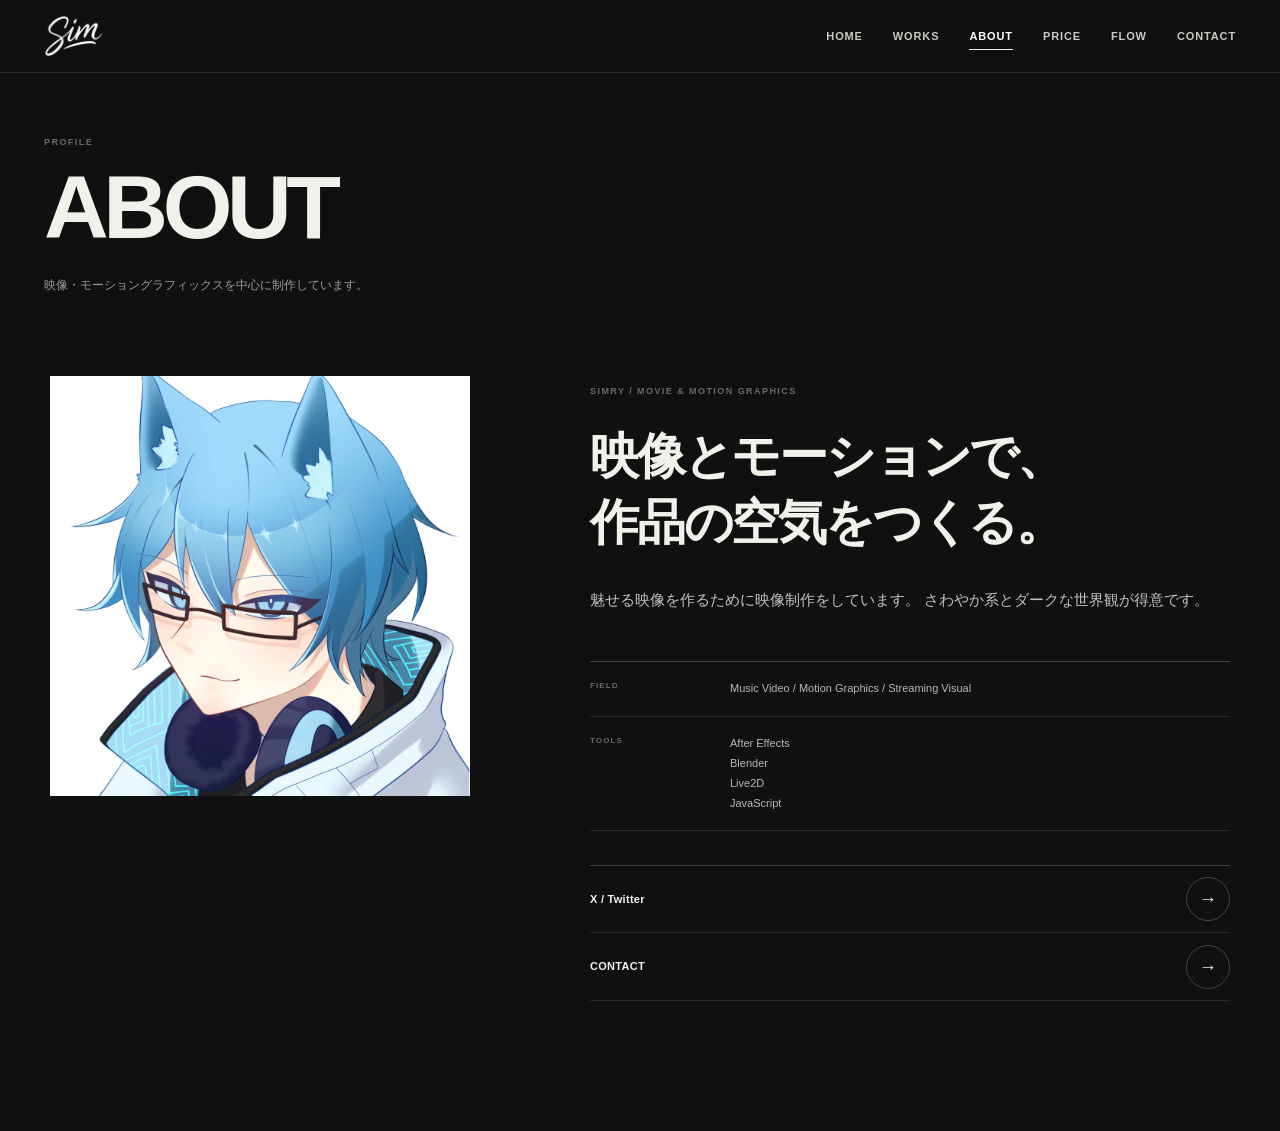
<file: about.html>
<!doctype html><html lang="ja"><head><meta charset="utf-8"><meta name="viewport" content="width=device-width,initial-scale=1"><meta name="description" content="simry - about"><meta name="theme-color" content="#101010"><title>about | simry</title><link rel="stylesheet" href="style.css"></head><body><header class="site-header">
  <div class="header-inner">
    <a class="brand" href="index.html" aria-label="simry home"><img src="assets/logo.png" alt="simry" draggable="false"></a>
    <nav class="main-nav" aria-label="メインメニュー">
      <a href="index.html">HOME</a><a href="work.html">WORKS</a><a href="about.html">ABOUT</a><a href="price.html">PRICE</a><a href="flow.html">FLOW</a><a href="contact.html">CONTACT</a>
    </nav>
    <button class="menu-button" type="button" aria-label="メニューを開く" aria-expanded="false"><span>MENU</span><i></i></button>
  </div>
  <nav class="mobile-nav" aria-hidden="true">
    <a href="index.html"><span>00</span>HOME</a><a href="work.html"><span>01</span>WORKS</a><a href="about.html"><span>02</span>ABOUT</a><a href="price.html"><span>03</span>PRICE</a><a href="flow.html"><span>04</span>FLOW</a><a href="request.html"><span>05</span>REQUEST GUIDE</a><a href="contact.html"><span>06</span>CONTACT</a>
  </nav>
</header><main>
<section class="page-intro-shell shell">
      <header class="section-intro section-intro--page">
      <p class="section-intro-eyebrow">PROFILE</p>
      <h1>ABOUT</h1>
      <p class="section-intro-copy">映像・モーショングラフィックスを中心に制作しています。</p>
    </header>
    </section>
<section class="page-layout shell about-page-layout">
  <div class="portrait portrait-icon"><img id="profile-image" src="assets/profile-icon.png" alt="simry icon" draggable="false"></div>
  <div class="about-body">
    <p class="eyebrow">SIMRY / MOVIE &amp; MOTION GRAPHICS</p>
    <h2>映像とモーションで、<br>作品の空気をつくる。</h2>
    <p id="about-text" class="body-copy"></p>
    <dl class="info-list"><div><dt>FIELD</dt><dd>Music Video / Motion Graphics / Streaming Visual</dd></div><div><dt>TOOLS</dt><dd id="about-tools"></dd></div></dl>
    <div class="about-links"><a class="text-link text-link-arrow" id="about-x" href="https://x.com/simry_movie" target="_blank" rel="noopener noreferrer">X / Twitter <span class="cta-circle" aria-hidden="true">→</span></a><a class="text-link text-link-arrow" href="contact.html">CONTACT <span class="cta-circle" aria-hidden="true">→</span></a></div>
  </div>
</section>
</main><button class="to-top" type="button" aria-label="ページ上部へ">↑</button><script src="site-data.js"></script><script src="script.js"></script></body></html>
</file>
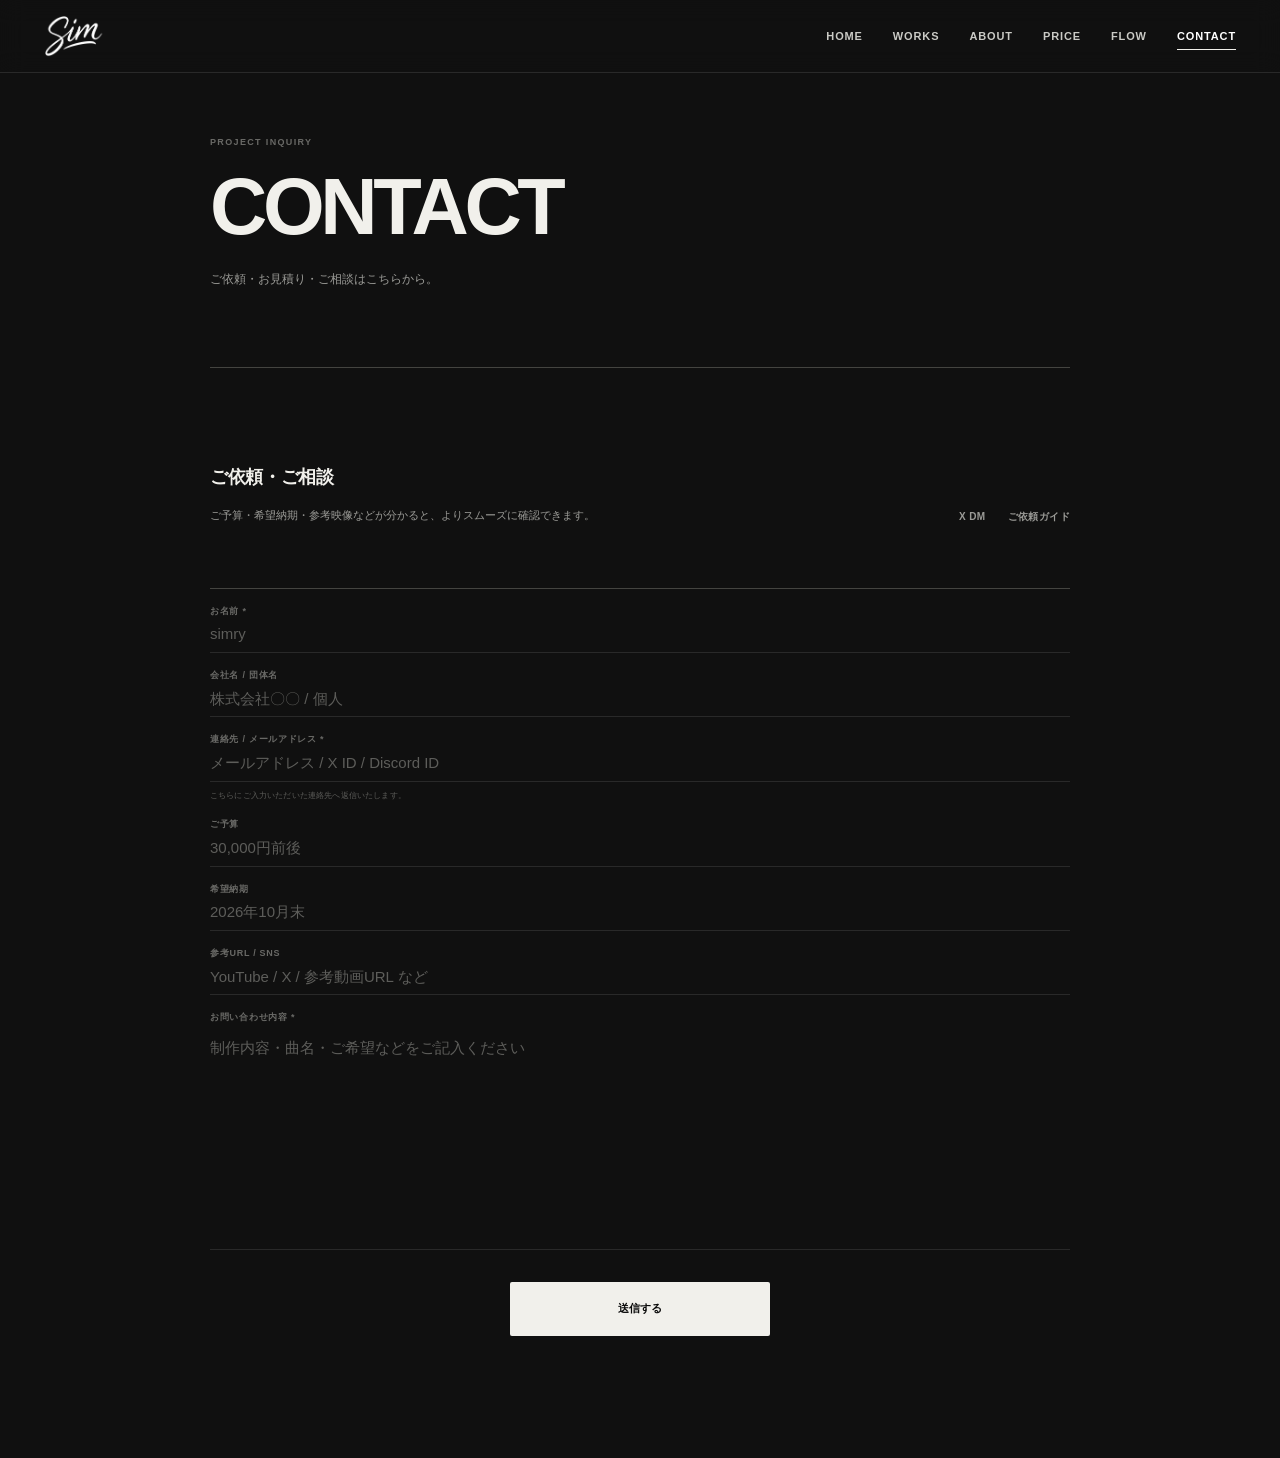
<file: contact.html>
<!doctype html><html lang="ja"><head><meta charset="utf-8"><meta name="viewport" content="width=device-width,initial-scale=1"><meta name="description" content="simry - contact"><meta name="theme-color" content="#101010"><title>contact | simry</title><link rel="stylesheet" href="style.css"></head><body><header class="site-header">
  <div class="header-inner">
    <a class="brand" href="index.html" aria-label="simry home"><img src="assets/logo.png" alt="simry" draggable="false"></a>
    <nav class="main-nav" aria-label="メインメニュー">
      <a href="index.html">HOME</a><a href="work.html">WORKS</a><a href="about.html">ABOUT</a><a href="price.html">PRICE</a><a href="flow.html">FLOW</a><a href="contact.html">CONTACT</a>
    </nav>
    <button class="menu-button" type="button" aria-label="メニューを開く" aria-expanded="false"><span>MENU</span><i></i></button>
  </div>
  <nav class="mobile-nav" aria-hidden="true">
    <a href="index.html"><span>00</span>HOME</a><a href="work.html"><span>01</span>WORKS</a><a href="about.html"><span>02</span>ABOUT</a><a href="price.html"><span>03</span>PRICE</a><a href="flow.html"><span>04</span>FLOW</a><a href="request.html"><span>05</span>REQUEST GUIDE</a><a href="contact.html"><span>06</span>CONTACT</a>
  </nav>
</header><main>
<section class="contact-page shell section-with-rail">
  <div class="section-main">
    <div class="contact-page-head contact-page-head--final">
      <p>PROJECT INQUIRY</p>
      <h1>CONTACT</h1>
      <p class="contact-lead">ご依頼・お見積り・ご相談はこちらから。</p>
    </div>

    <div class="contact-meta">
      <div>
        <h2>ご依頼・ご相談</h2>
        <p>ご予算・希望納期・参考映像などが分かると、よりスムーズに確認できます。</p>
      </div>
      <div class="contact-meta-links">
        <a href="https://x.com/simry_movie" target="_blank" rel="noopener noreferrer">X DM</a>
        <a href="request.html">ご依頼ガイド</a>
      </div>
    </div>

    <form id="contact-form" class="contact-form contact-form--single" novalidate>
      <label><span>お名前 *</span><input name="name" autocomplete="name" placeholder="simry" required></label>
      <label><span>会社名 / 団体名</span><input name="company" autocomplete="organization" placeholder="株式会社〇〇 / 個人"></label>
      <label class="contact-reply-field"><span>連絡先 / メールアドレス *</span><input name="reply_to" autocomplete="email" placeholder="メールアドレス / X ID / Discord ID" required><small class="field-note">こちらにご入力いただいた連絡先へ返信いたします。</small></label>
      <label><span>ご予算</span><input name="budget" placeholder="30,000円前後"></label>
      <label><span>希望納期</span><input name="deadline" placeholder="2026年10月末"></label>
      <label><span>参考URL / SNS</span><input name="site" inputmode="url" placeholder="YouTube / X / 参考動画URL など"></label>
      <label><span>お問い合わせ内容 *</span><textarea name="message" placeholder="制作内容・曲名・ご希望などをご記入ください" required></textarea></label>
      <div class="contact-submit-row">
        <button class="button button-light submit-button" type="submit"><span>送信する</span></button>
        <p id="contact-status" class="contact-status" aria-live="polite"></p>
      </div>
    </form>
  </div>

  <aside class="section-rail page-rail contact-page-rail" aria-label="CONTACT補足">
    <div>
      <span class="rail-kicker">CONTACT</span>
      <p>制作内容・ご予算・納期・参考URLなど、分かる範囲でご記入ください。</p>
    </div>
  </aside>
</section>
</main><button class="to-top" type="button" aria-label="ページ上部へ">↑</button><script src="site-data.js"></script><script src="script.js"></script></body></html>
</file>
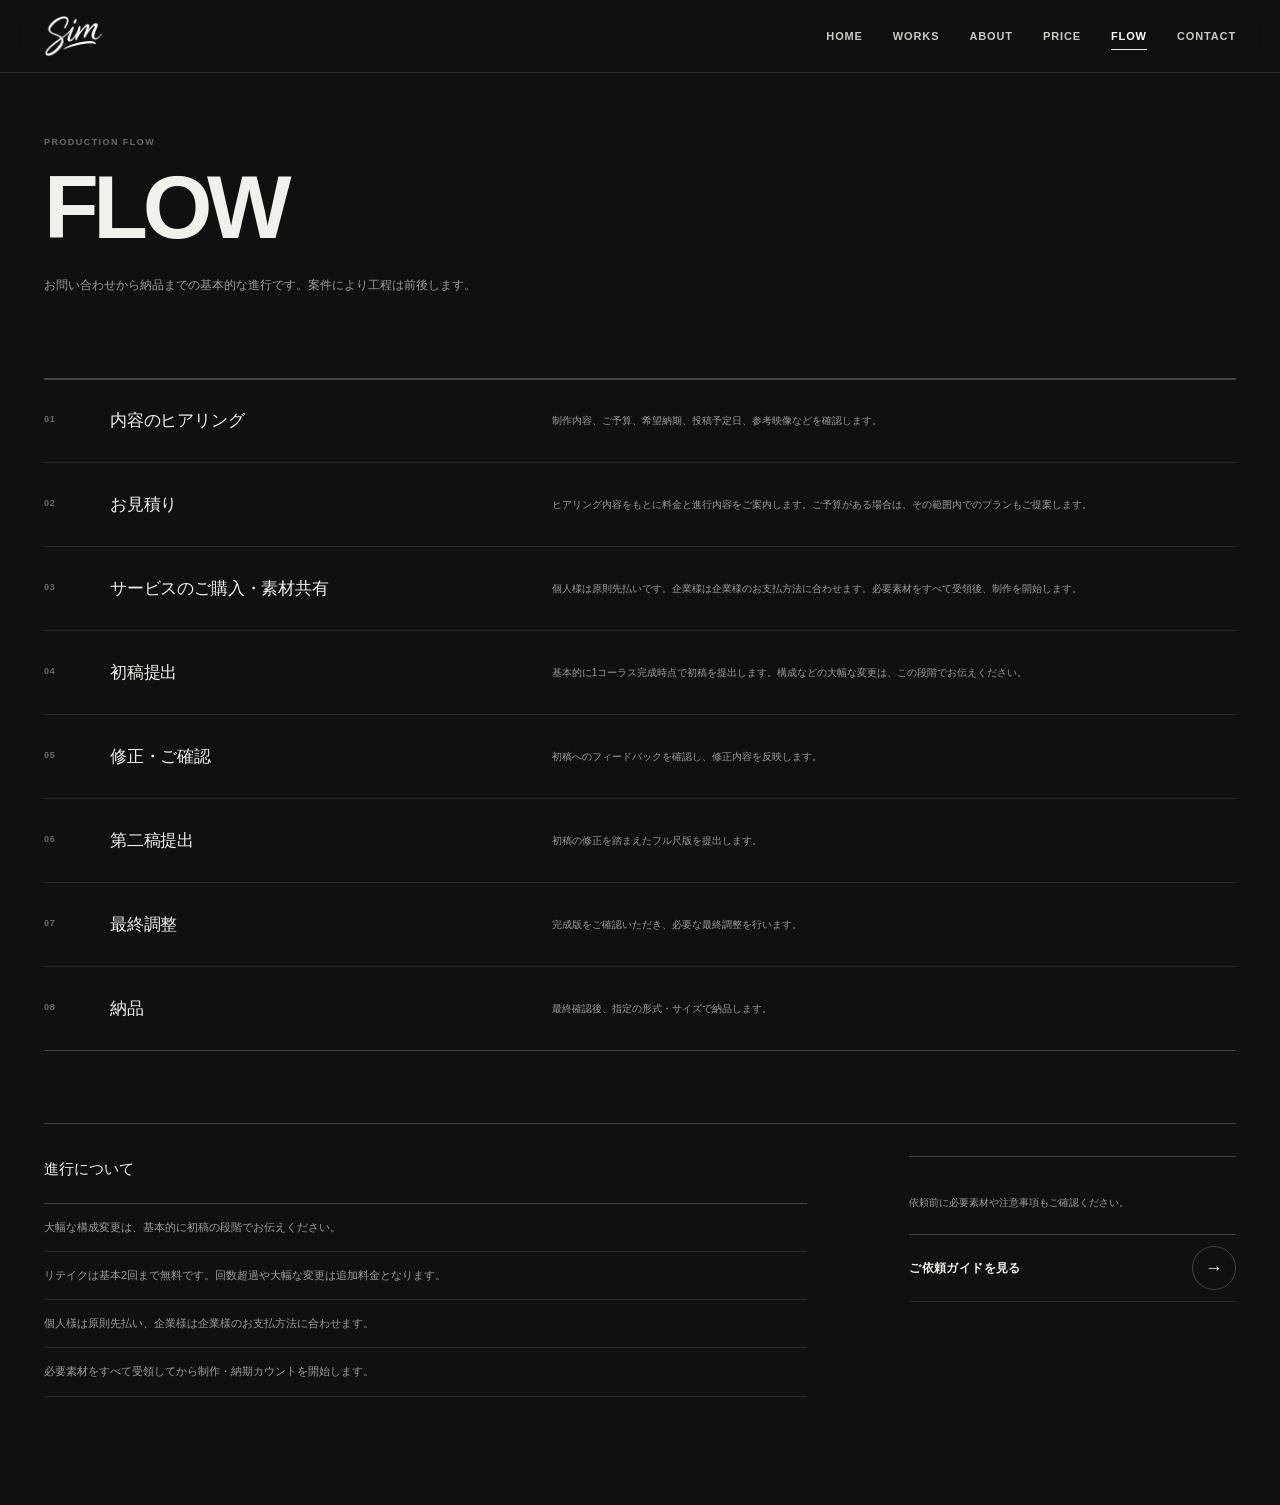
<file: flow.html>
<!doctype html><html lang="ja"><head><meta charset="utf-8"><meta name="viewport" content="width=device-width,initial-scale=1"><meta name="description" content="simry - production flow"><meta name="theme-color" content="#101010"><title>flow | simry</title><link rel="stylesheet" href="style.css"></head><body><header class="site-header">
  <div class="header-inner">
    <a class="brand" href="index.html" aria-label="simry home"><img src="assets/logo.png" alt="simry" draggable="false"></a>
    <nav class="main-nav" aria-label="メインメニュー">
      <a href="index.html">HOME</a><a href="work.html">WORKS</a><a href="about.html">ABOUT</a><a href="price.html">PRICE</a><a href="flow.html">FLOW</a><a href="contact.html">CONTACT</a>
    </nav>
    <button class="menu-button" type="button" aria-label="メニューを開く" aria-expanded="false"><span>MENU</span><i></i></button>
  </div>
  <nav class="mobile-nav" aria-hidden="true">
    <a href="index.html"><span>00</span>HOME</a><a href="work.html"><span>01</span>WORKS</a><a href="about.html"><span>02</span>ABOUT</a><a href="price.html"><span>03</span>PRICE</a><a href="flow.html"><span>04</span>FLOW</a><a href="request.html"><span>05</span>REQUEST GUIDE</a><a href="contact.html"><span>06</span>CONTACT</a>
  </nav>
</header><main>
<section class="page-intro-shell shell">
      <header class="section-intro section-intro--page">
      <p class="section-intro-eyebrow">PRODUCTION FLOW</p>
      <h1>FLOW</h1>
      <p class="section-intro-copy">お問い合わせから納品までの基本的な進行です。案件により工程は前後します。</p>
    </header>
    </section>

<section class="flow-page shell section-with-rail">
  <div class="section-main">
    <div id="flow-list" class="flow-vertical flow-vertical--detail" aria-label="制作フロー詳細"></div>
    <div class="flow-bottom-grid">
      <section class="flow-note">
        <p class="flow-note-label">進行について</p>
        <ul>
          <li>大幅な構成変更は、基本的に初稿の段階でお伝えください。</li>
          <li>リテイクは基本2回まで無料です。回数超過や大幅な変更は追加料金となります。</li>
          <li>個人様は原則先払い、企業様は企業様のお支払方法に合わせます。</li>
          <li>必要素材をすべて受領してから制作・納期カウントを開始します。</li>
        </ul>
      </section>
      <div class="flow-guide-link">
        <p>依頼前に必要素材や注意事項もご確認ください。</p>
        <a class="text-link text-link-arrow" href="request.html">ご依頼ガイドを見る <span class="cta-circle" aria-hidden="true">→</span></a>
      </div>
    </div>
  </div>
  <aside class="section-rail section-rail--quiet" aria-label="FLOW補足">
    <div><span class="rail-kicker">HOW IT MOVES</span></div>
  </aside>
</section>
</main><button class="to-top" type="button" aria-label="ページ上部へ">↑</button><script src="site-data.js"></script><script src="script.js"></script></body></html>
</file>
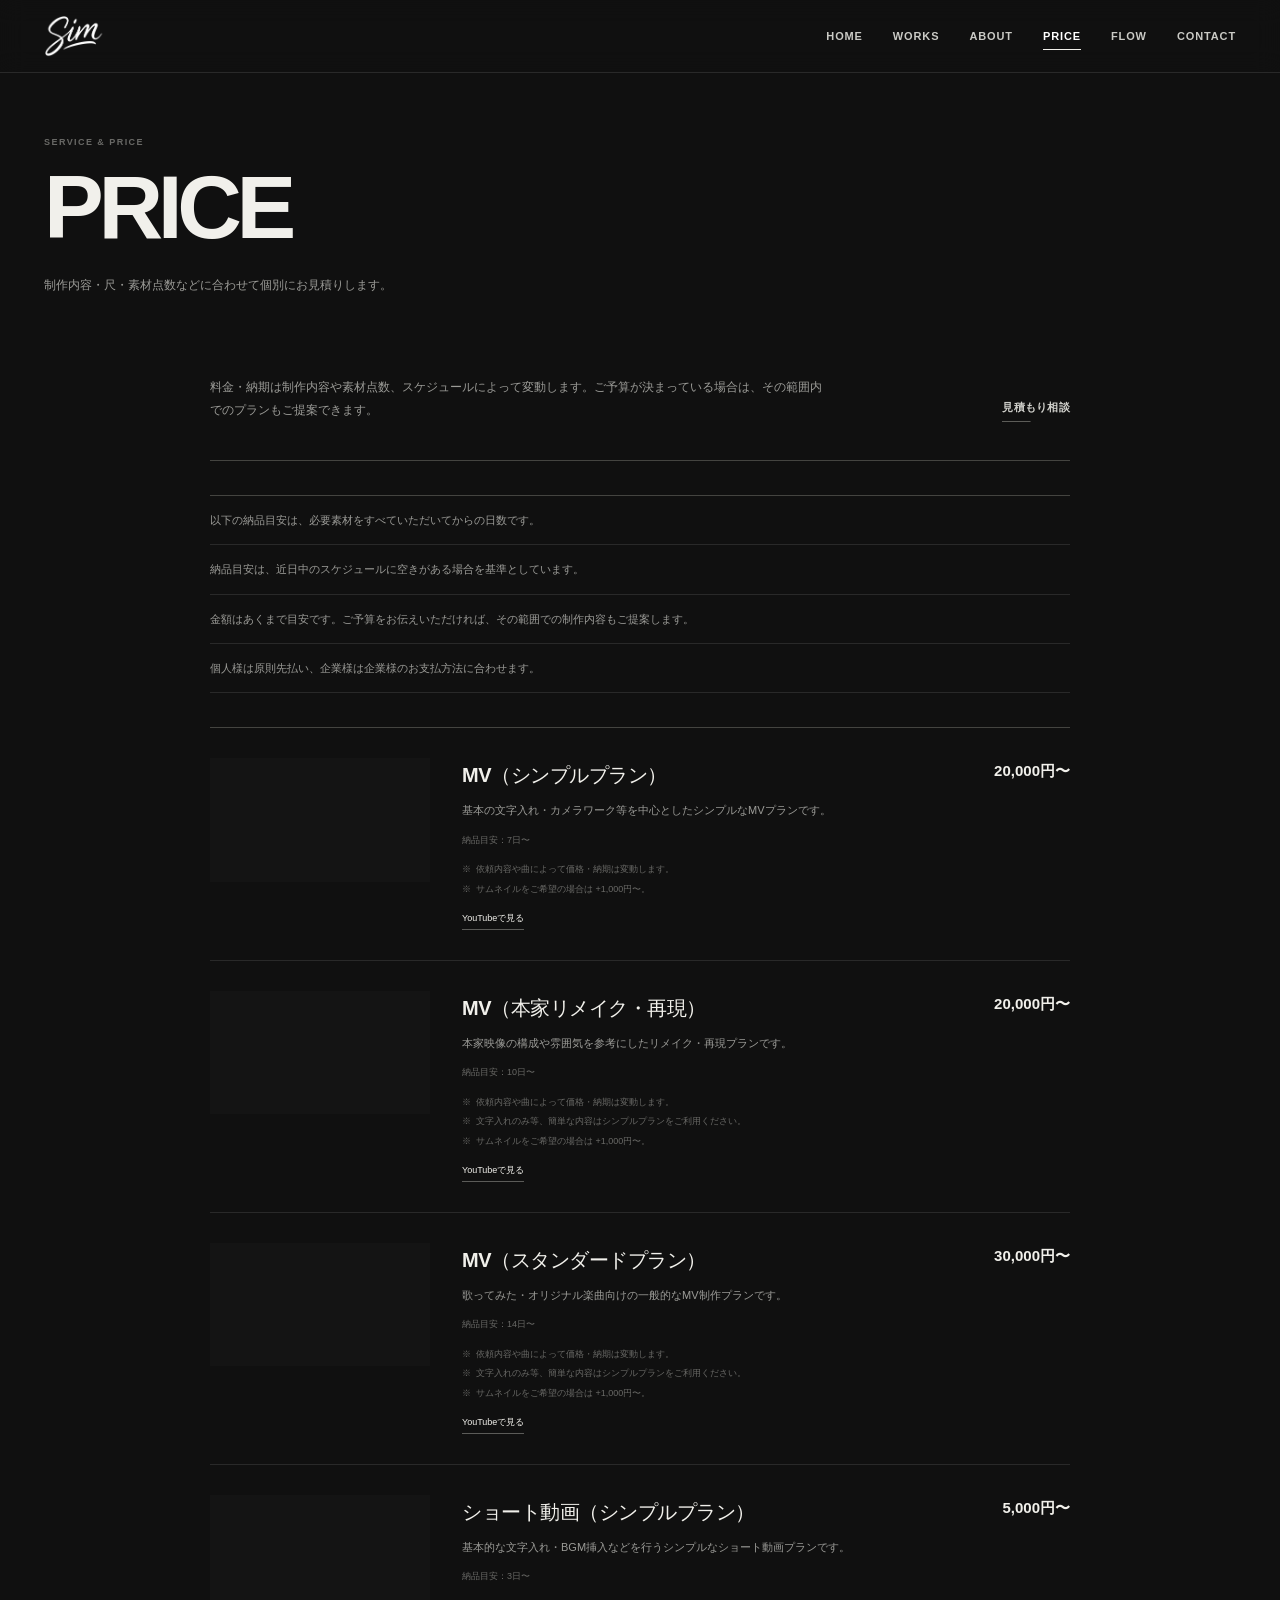
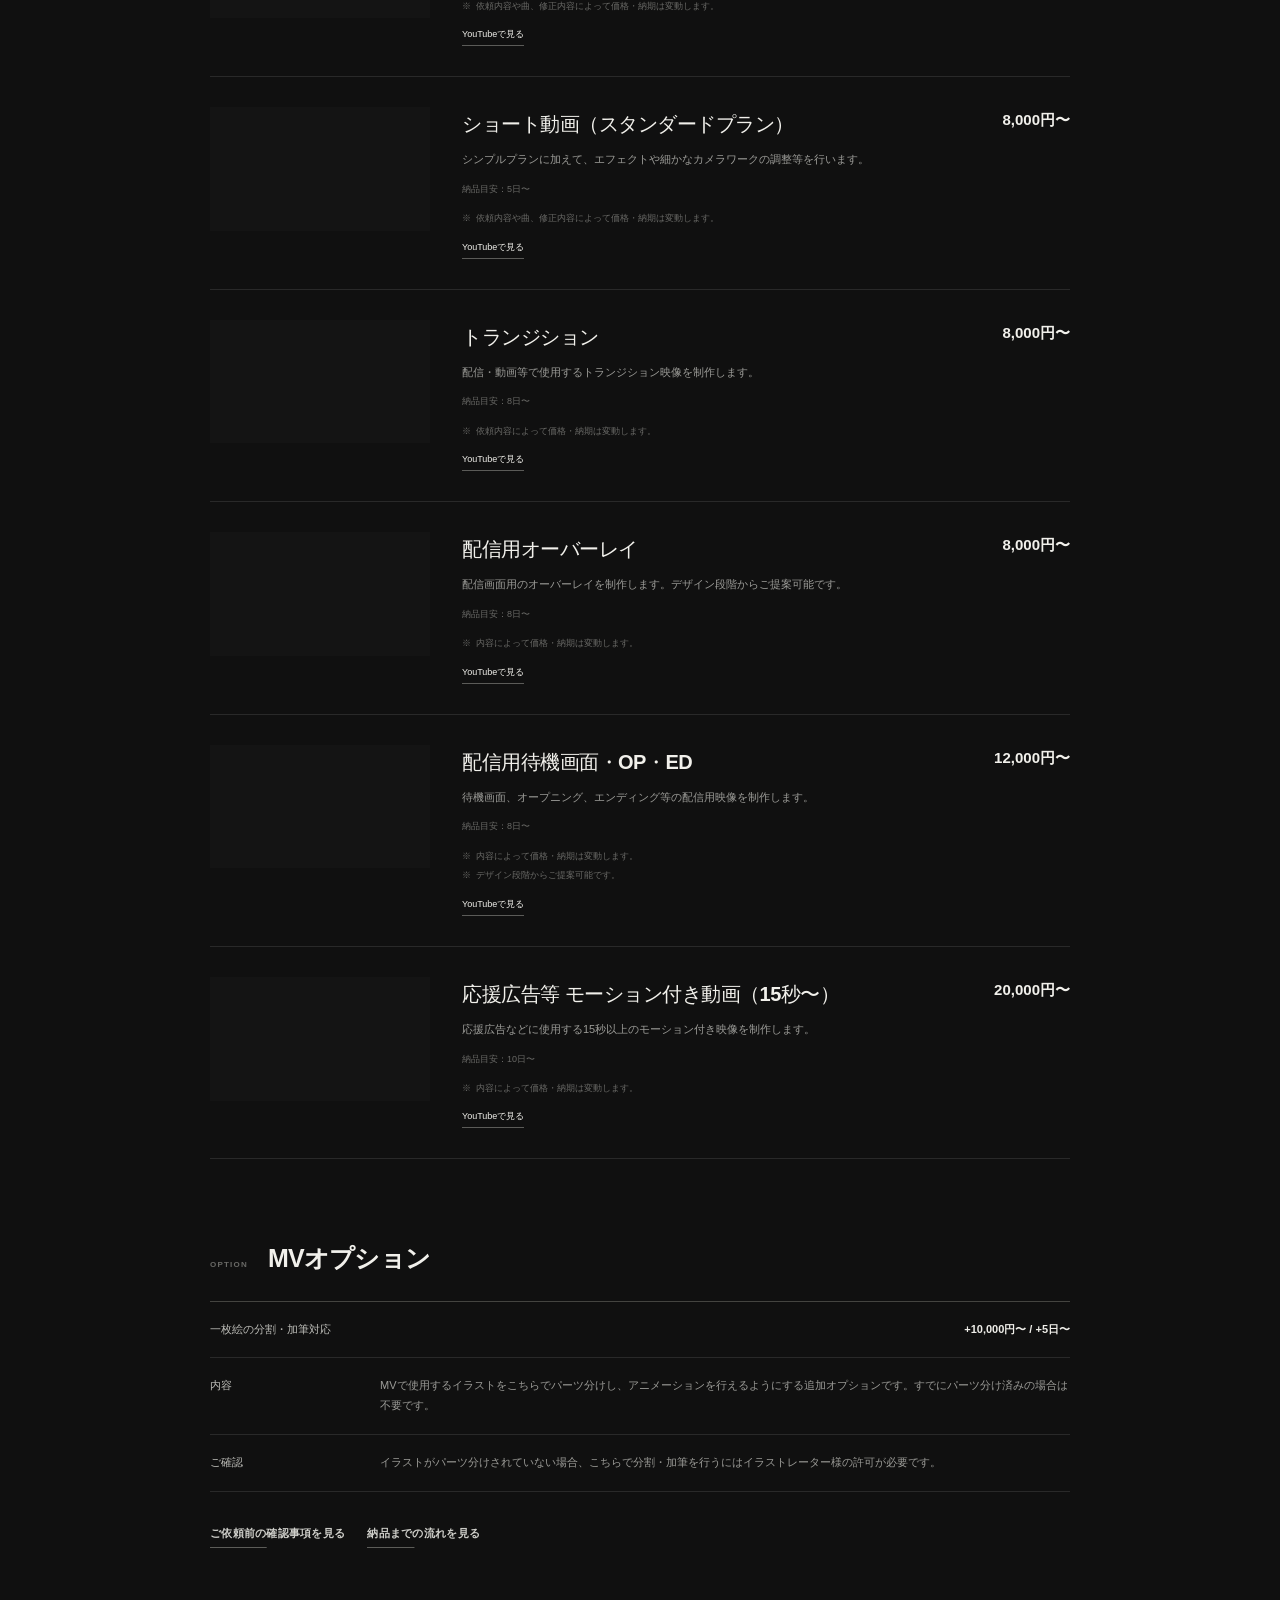
<file: price.html>
<!doctype html><html lang="ja"><head><meta charset="utf-8"><meta name="viewport" content="width=device-width,initial-scale=1"><meta name="description" content="simry - movie / motion graphics"><meta name="theme-color" content="#0e0e0e"><title>price | simry</title><link rel="stylesheet" href="style.css"></head><body><header class="site-header">
  <div class="header-inner">
    <a class="brand" href="index.html" aria-label="simry home"><img src="assets/logo.png" alt="simry"></a>
    <nav class="main-nav" aria-label="メインメニュー">
      <a href="index.html">HOME</a><a href="work.html">WORKS</a><a href="about.html">ABOUT</a><a href="price.html">PRICE</a><a href="flow.html">FLOW</a><a href="contact.html">CONTACT</a>
    </nav>
    <button class="menu-button" type="button" aria-label="メニューを開く" aria-expanded="false"><span>MENU</span><i></i></button>
  </div>
  <nav class="mobile-nav" aria-hidden="true">
    <a href="index.html"><span>00</span>HOME</a><a href="work.html"><span>01</span>WORKS</a><a href="about.html"><span>02</span>ABOUT</a><a href="price.html"><span>03</span>PRICE</a><a href="flow.html"><span>04</span>FLOW</a><a href="request.html"><span>05</span>REQUEST GUIDE</a><a href="contact.html"><span>06</span>CONTACT</a>
  </nav>
</header><main>
<section class="page-intro-shell shell">
      <header class="section-intro section-intro--page">
      <p class="section-intro-eyebrow">SERVICE & PRICE</p>
      <h1>PRICE</h1>
      <p class="section-intro-copy">制作内容・尺・素材点数などに合わせて個別にお見積りします。</p>
    </header>
    </section>
<section class="page-layout shell price-page-layout price-page-layout--stacked">
  <div class="price-main">
    <div class="price-intro">
      <p>料金・納期は制作内容や素材点数、スケジュールによって変動します。ご予算が決まっている場合は、その範囲内でのプランもご提案できます。</p>
      <a class="text-link price-estimate-link" href="contact.html">見積もり相談</a>
    </div>
    <section class="price-notice" aria-label="料金について">
      <p>以下の納品目安は、必要素材をすべていただいてからの日数です。</p>
      <p>納品目安は、近日中のスケジュールに空きがある場合を基準としています。</p>
      <p>金額はあくまで目安です。ご予算をお伝えいただければ、その範囲での制作内容もご提案します。</p>
      <p>個人様は原則先払い、企業様は企業様のお支払方法に合わせます。</p>
    </section>
    <div id="services-list" class="service-list"></div>
    <section class="subsection">
      <div class="subsection-title"><p>OPTION</p><h2>MVオプション</h2></div>
      <dl class="option-list">
        <div><dt>一枚絵の分割・加筆対応</dt><dd>+10,000円〜 / +5日〜</dd></div>
        <div class="option-detail"><dt>内容</dt><dd>MVで使用するイラストをこちらでパーツ分けし、アニメーションを行えるようにする追加オプションです。すでにパーツ分け済みの場合は不要です。</dd></div>
        <div class="option-detail"><dt>ご確認</dt><dd>イラストがパーツ分けされていない場合、こちらで分割・加筆を行うにはイラストレーター様の許可が必要です。</dd></div>
      </dl>
    </section>
    <div class="price-bottom-links"><a class="text-link" href="request.html">ご依頼前の確認事項を見る</a><a class="text-link" href="flow.html">納品までの流れを見る</a></div>
  </div>
</section>
</main><button class="to-top" type="button" aria-label="ページ上部へ">↑</button><script src="site-data.js"></script><script src="script.js"></script></body></html>
</file>
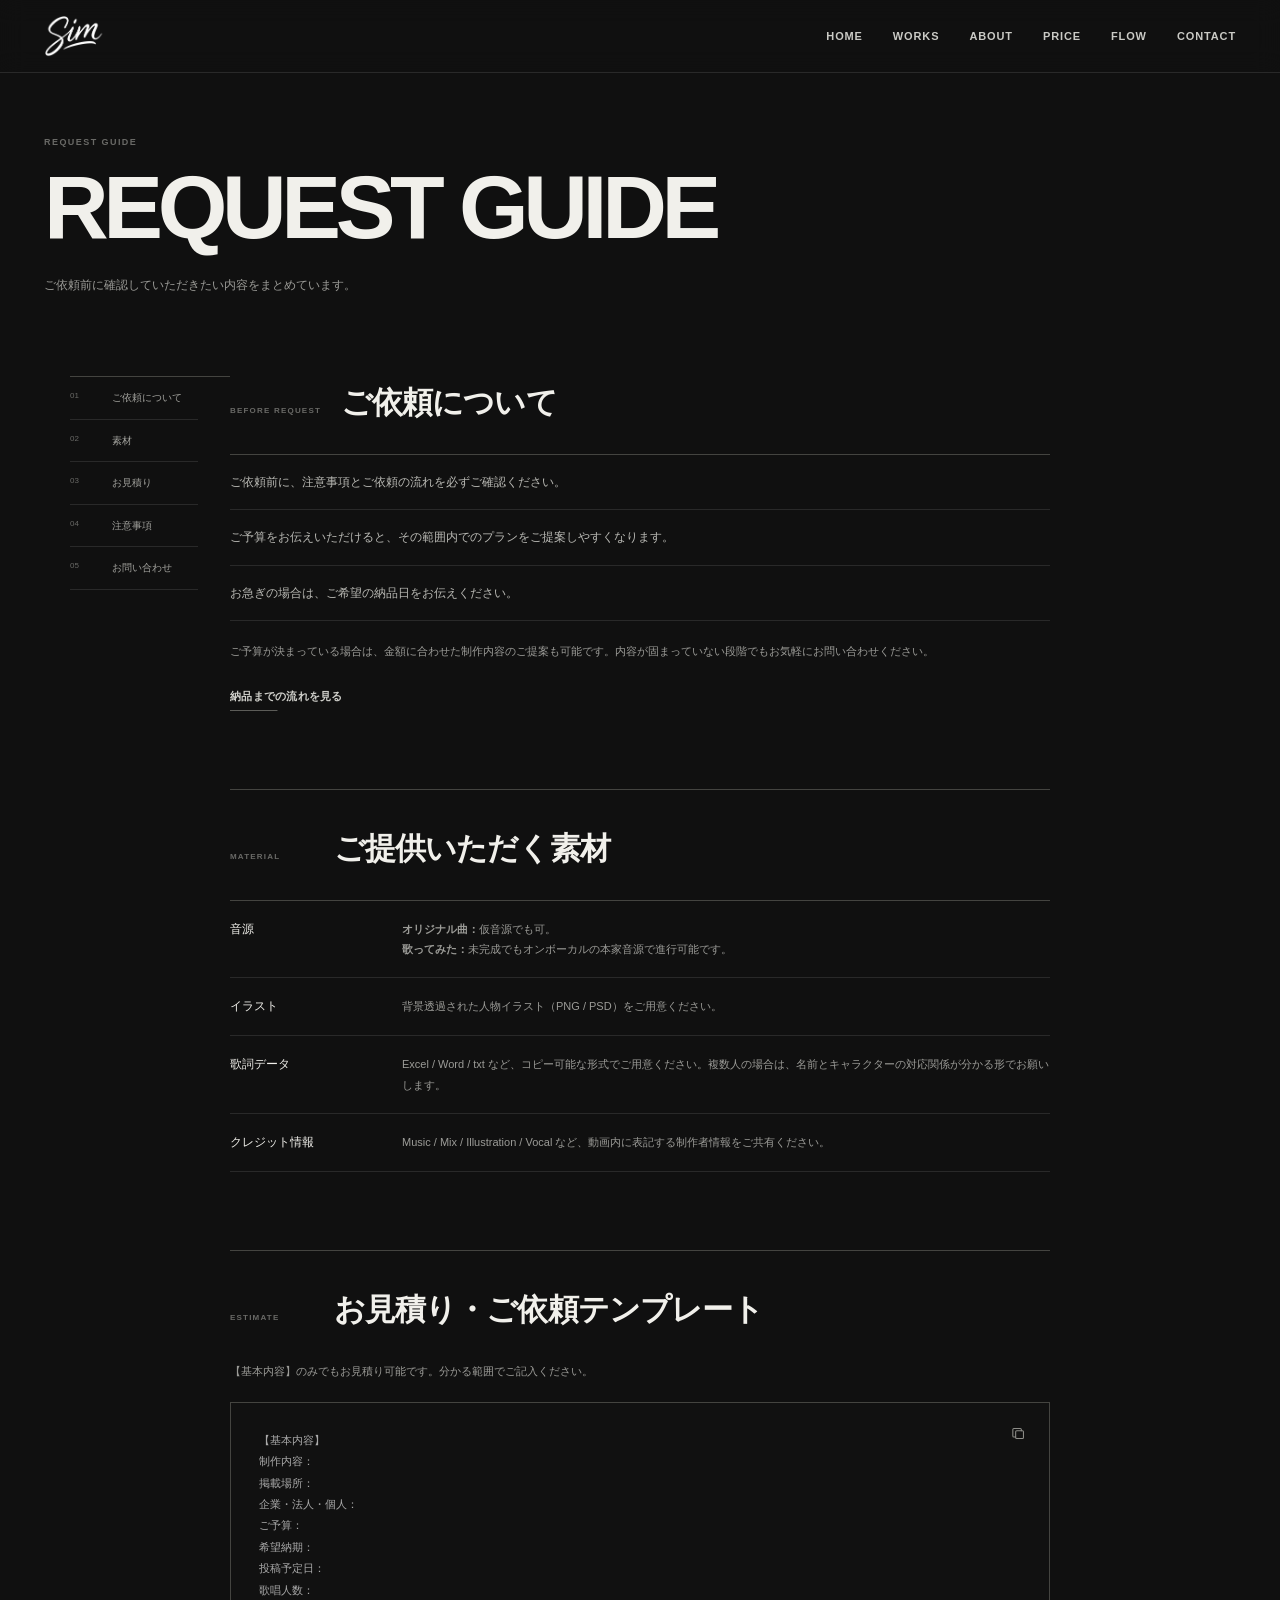
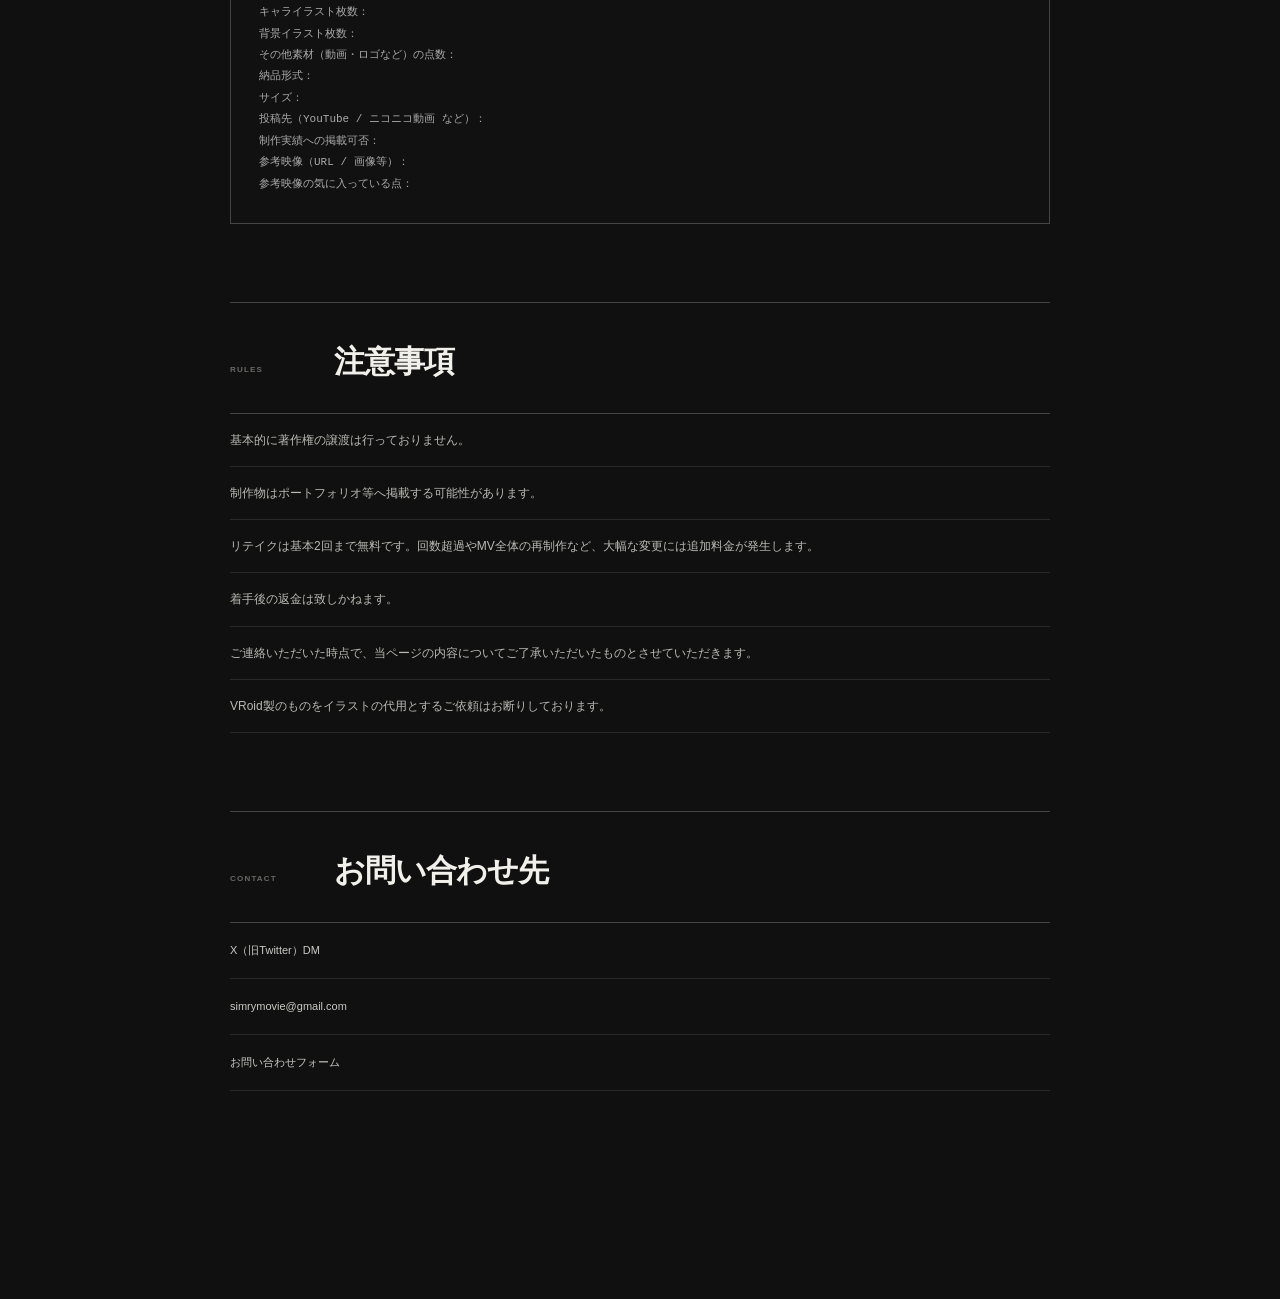
<file: request.html>
<!doctype html><html lang="ja"><head><meta charset="utf-8"><meta name="viewport" content="width=device-width,initial-scale=1"><meta name="description" content="simry - movie / motion graphics"><meta name="theme-color" content="#0e0e0e"><title>request | simry</title><link rel="stylesheet" href="style.css"></head><body><header class="site-header">
  <div class="header-inner">
    <a class="brand" href="index.html" aria-label="simry home"><img src="assets/logo.png" alt="simry"></a>
    <nav class="main-nav" aria-label="メインメニュー">
      <a href="index.html">HOME</a><a href="work.html">WORKS</a><a href="about.html">ABOUT</a><a href="price.html">PRICE</a><a href="flow.html">FLOW</a><a href="contact.html">CONTACT</a>
    </nav>
    <button class="menu-button" type="button" aria-label="メニューを開く" aria-expanded="false"><span>MENU</span><i></i></button>
  </div>
  <nav class="mobile-nav" aria-hidden="true">
    <a href="index.html"><span>00</span>HOME</a><a href="work.html"><span>01</span>WORKS</a><a href="about.html"><span>02</span>ABOUT</a><a href="price.html"><span>03</span>PRICE</a><a href="flow.html"><span>04</span>FLOW</a><a href="request.html"><span>05</span>REQUEST GUIDE</a><a href="contact.html"><span>06</span>CONTACT</a>
  </nav>
</header><main>
<section class="page-intro-shell shell">
      <header class="section-intro section-intro--page">
      <p class="section-intro-eyebrow">REQUEST GUIDE</p>
      <h1>REQUEST GUIDE</h1>
      <p class="section-intro-copy">ご依頼前に確認していただきたい内容をまとめています。</p>
    </header>
    </section>
<section class="page-layout shell request-layout">
  <aside class="request-nav">
    <a href="#before"><span>01</span>ご依頼について</a>
    <a href="#material"><span>02</span>素材</a>
    <a href="#template"><span>03</span>お見積り</a>
    <a href="#rules"><span>04</span>注意事項</a>
    <a href="#request-contact"><span>05</span>お問い合わせ</a>
  </aside>
  <div class="request-content">
    <section id="before">
      <div class="subsection-title"><p>BEFORE REQUEST</p><h2>ご依頼について</h2></div>
      <ul class="request-points">
        <li>ご依頼前に、注意事項とご依頼の流れを必ずご確認ください。</li>
        <li>ご予算をお伝えいただけると、その範囲内でのプランをご提案しやすくなります。</li>
        <li>お急ぎの場合は、ご希望の納品日をお伝えください。</li>
      </ul>
      <p class="request-note">ご予算が決まっている場合は、金額に合わせた制作内容のご提案も可能です。内容が固まっていない段階でもお気軽にお問い合わせください。</p>
      <a class="text-link" href="flow.html">納品までの流れを見る</a>
    </section>

    <section id="material">
      <div class="subsection-title"><p>MATERIAL</p><h2>ご提供いただく素材</h2></div>
      <dl class="guide-list">
        <div><dt>音源</dt><dd><strong>オリジナル曲：</strong>仮音源でも可。<br><strong>歌ってみた：</strong>未完成でもオンボーカルの本家音源で進行可能です。</dd></div>
        <div><dt>イラスト</dt><dd>背景透過された人物イラスト（PNG / PSD）をご用意ください。</dd></div>
        <div><dt>歌詞データ</dt><dd>Excel / Word / txt など、コピー可能な形式でご用意ください。複数人の場合は、名前とキャラクターの対応関係が分かる形でお願いします。</dd></div>
        <div><dt>クレジット情報</dt><dd>Music / Mix / Illustration / Vocal など、動画内に表記する制作者情報をご共有ください。</dd></div>
      </dl>
    </section>

    <section id="template">
      <div class="subsection-title"><p>ESTIMATE</p><h2>お見積り・ご依頼テンプレート</h2></div>
      <p class="template-lead">【基本内容】のみでもお見積り可能です。分かる範囲でご記入ください。</p>
      <div class="template-box">
        <button id="copy-template" class="utility-icon-action" type="button" aria-label="テンプレートをコピー" data-tooltip="コピー">
          <svg class="copy-icon" viewBox="0 0 24 24" aria-hidden="true"><rect x="8" y="8" width="11" height="11" rx="1.5"></rect><path d="M16 8V6.5A1.5 1.5 0 0 0 14.5 5h-9A1.5 1.5 0 0 0 4 6.5v9A1.5 1.5 0 0 0 5.5 17H8"></path></svg>
          <svg class="check-icon" viewBox="0 0 24 24" aria-hidden="true"><path d="M5 12.5 9.5 17 19 7.5"></path></svg>
        </button>
        <pre id="request-template">【基本内容】
制作内容：
掲載場所：
企業・法人・個人：
ご予算：
希望納期：
投稿予定日：
歌唱人数：
キャライラスト枚数：
背景イラスト枚数：
その他素材（動画・ロゴなど）の点数：
納品形式：
サイズ：
投稿先（YouTube / ニコニコ動画 など）：
制作実績への掲載可否：
参考映像（URL / 画像等）：
参考映像の気に入っている点：</pre>
      </div>
    </section>

    <section id="rules">
      <div class="subsection-title"><p>RULES</p><h2>注意事項</h2></div>
      <ul class="rules">
        <li>基本的に著作権の譲渡は行っておりません。</li>
        <li>制作物はポートフォリオ等へ掲載する可能性があります。</li>
        <li>リテイクは基本2回まで無料です。回数超過やMV全体の再制作など、大幅な変更には追加料金が発生します。</li>
        <li>着手後の返金は致しかねます。</li>
        <li>ご連絡いただいた時点で、当ページの内容についてご了承いただいたものとさせていただきます。</li>
        <li>VRoid製のものをイラストの代用とするご依頼はお断りしております。</li>
      </ul>
    </section>

    <section id="request-contact">
      <div class="subsection-title"><p>CONTACT</p><h2>お問い合わせ先</h2></div>
      <div class="request-contact-links">
        <a href="https://x.com/simry_movie" target="_blank" rel="noopener noreferrer"><span>X（旧Twitter）DM</span></a>
        <a href="mailto:simrymovie@gmail.com"><span>simrymovie@gmail.com</span></a>
        <a href="contact.html"><span>お問い合わせフォーム</span></a>
      </div>
    </section>
  </div>
</section>
</main><button class="to-top" type="button" aria-label="ページ上部へ">↑</button><script src="site-data.js"></script><script src="script.js"></script></body></html>
</file>
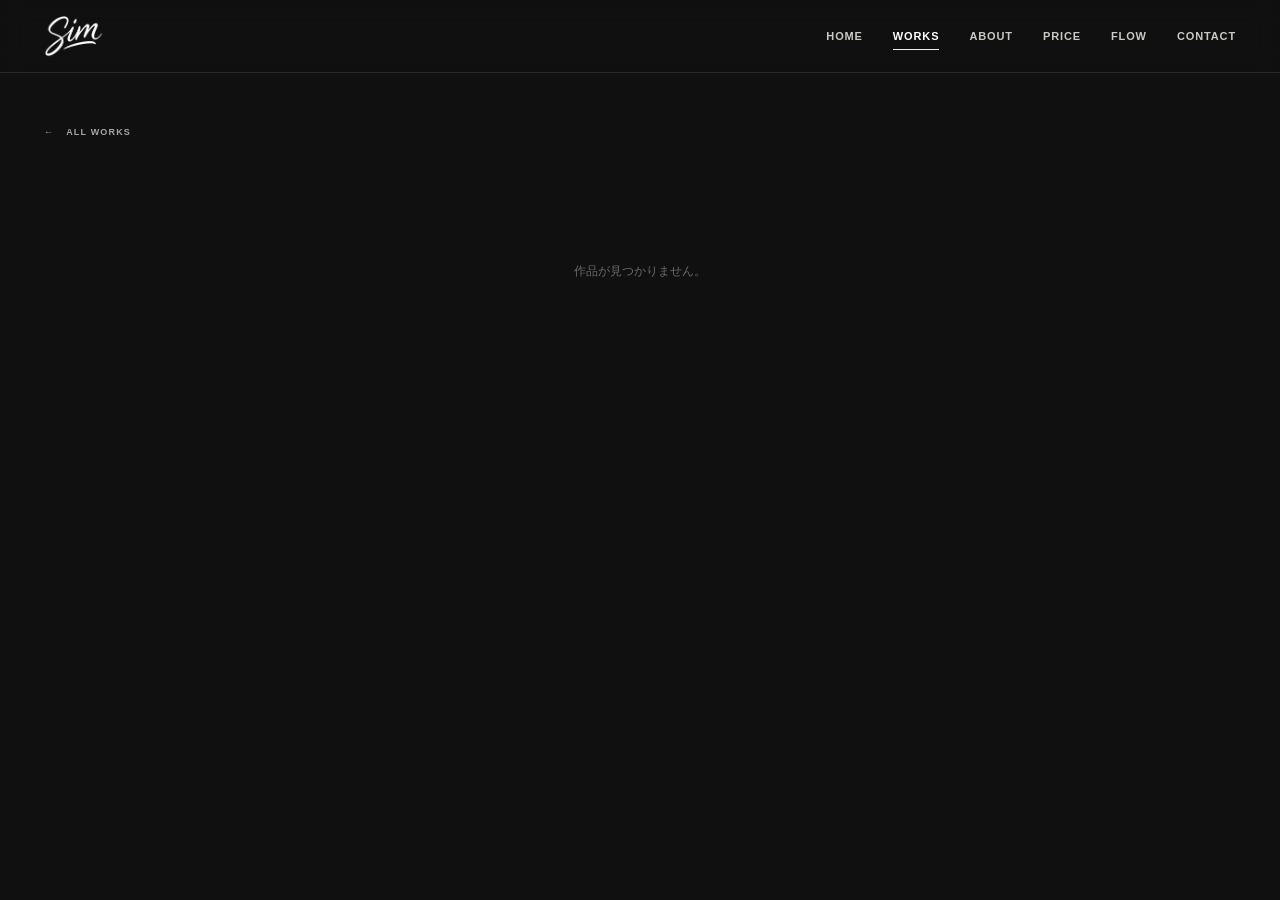
<file: work-detail.html>
<!doctype html><html lang="ja"><head><meta charset="utf-8"><meta name="viewport" content="width=device-width,initial-scale=1"><meta name="description" content="simry - movie / motion graphics"><meta name="theme-color" content="#0e0e0e"><title>work | simry</title><link rel="stylesheet" href="style.css"></head><body><header class="site-header">
  <div class="header-inner">
    <a class="brand" href="index.html" aria-label="simry home"><img src="assets/logo.png" alt="simry"></a>
    <nav class="main-nav" aria-label="メインメニュー">
      <a href="index.html">HOME</a><a href="work.html">WORKS</a><a href="about.html">ABOUT</a><a href="price.html">PRICE</a><a href="flow.html">FLOW</a><a href="contact.html">CONTACT</a>
    </nav>
    <button class="menu-button" type="button" aria-label="メニューを開く" aria-expanded="false"><span>MENU</span><i></i></button>
  </div>
  <nav class="mobile-nav" aria-hidden="true">
    <a href="index.html"><span>00</span>HOME</a><a href="work.html"><span>01</span>WORKS</a><a href="about.html"><span>02</span>ABOUT</a><a href="price.html"><span>03</span>PRICE</a><a href="flow.html"><span>04</span>FLOW</a><a href="request.html"><span>05</span>REQUEST GUIDE</a><a href="contact.html"><span>06</span>CONTACT</a>
  </nav>
</header><main><section class="detail-shell shell"><a class="back-button" href="work.html"><span>←</span> ALL WORKS</a><div id="work-detail"></div></section></main><button class="to-top" type="button" aria-label="ページ上部へ">↑</button><script src="site-data.js"></script><script src="script.js"></script></body></html>
</file>
<file: style.css>
:root{
  --bg:#0a0a0a;
  --bg-soft:#111111;
  --panel:#151515;
  --fg:#f3f1eb;
  --muted:#9a9a96;
  --muted-2:#676764;
  --line:#252525;
  --line-strong:#3a3a38;
  --accent:#f3f1eb;
  --max:1380px;
  --radius:2px;
}
*{box-sizing:border-box}
/* Keep scrolling available while hiding native scrollbars */
html,body{
  -ms-overflow-style:none;
  scrollbar-width:none;
}
html::-webkit-scrollbar,body::-webkit-scrollbar{
  width:0;
  height:0;
  display:none;
}
*{scrollbar-width:none}
*::-webkit-scrollbar{
  width:0;
  height:0;
  display:none;
}

html{scroll-behavior:smooth}
body{
  margin:0;
  background:var(--bg);
  color:var(--fg);
  font-family:"Helvetica Neue","Hiragino Sans","Yu Gothic UI","Yu Gothic",Meiryo,Arial,sans-serif;
  font-size:15px;
  line-height:1.75;
  -webkit-font-smoothing:antialiased;
  text-rendering:optimizeLegibility;
}
a{color:inherit}
img{display:block;max-width:100%}
button,input,textarea,select{font:inherit;color:inherit}
button{appearance:none}
::selection{background:var(--accent);color:#080808}
.shell{width:min(var(--max),calc(100% - 80px));margin-inline:auto}

/* Header */
.site-header{
  position:sticky;
  top:0;
  z-index:100;
  background:rgba(10,10,10,.78);
  backdrop-filter:blur(18px) saturate(120%);
  -webkit-backdrop-filter:blur(18px) saturate(120%);
  border-bottom:1px solid rgba(255,255,255,.08);
}
.header-inner{
  width:min(var(--max),calc(100% - 80px));
  height:78px;
  margin:auto;
  display:flex;
  align-items:center;
  justify-content:space-between;
}
.brand{display:flex;align-items:baseline;gap:14px;text-decoration:none}
.brand strong{font-size:28px;line-height:1;letter-spacing:-.075em;font-weight:760}
.brand span{color:var(--muted-2);font-size:9px;font-weight:700;letter-spacing:.16em}
.main-nav{display:flex;align-items:center;gap:32px}
.main-nav a{
  position:relative;
  text-decoration:none;
  color:#cacac5;
  font-size:11px;
  line-height:1;
  font-weight:650;
  letter-spacing:.09em;
  transition:color .2s ease;
}
.main-nav a:not(.nav-contact)::after{
  content:"";
  position:absolute;
  left:0;
  bottom:-8px;
  width:100%;
  height:1px;
  background:var(--fg);
  transform:scaleX(0);
  transform-origin:right;
  transition:transform .25s ease;
}
.main-nav a:not(.nav-contact):hover::after,.main-nav a.current:not(.nav-contact)::after{transform:scaleX(1);transform-origin:left}
.main-nav a:hover,.main-nav a.current{color:#fff}
.nav-contact{
  display:inline-flex;
  align-items:center;
  gap:24px;
  min-height:42px;
  padding:0 16px;
  border:1px solid var(--line-strong);
  background:#121212;
  transition:background .2s ease,color .2s ease,border-color .2s ease!important;
}
.nav-contact:hover,.nav-contact.current{background:var(--fg);border-color:var(--fg);color:#0a0a0a!important}
.nav-contact span{font-size:14px}
.menu-button{display:none;border:0;background:none;padding:8px 0;gap:12px;align-items:center;cursor:pointer}
.menu-button span{font-size:10px;font-weight:700;letter-spacing:.12em}
.menu-button i,.menu-button i::after{display:block;width:20px;height:1px;background:currentColor;content:"";transition:transform .25s ease}
.menu-button i::after{transform:translateY(5px)}
.menu-button[aria-expanded="true"] i{transform:translateY(3px) rotate(45deg)}
.menu-button[aria-expanded="true"] i::after{transform:rotate(-90deg)}
.mobile-nav{display:none}

/* Hero */
.hero{min-height:calc(100svh - 78px);padding:44px 0 54px;display:flex;flex-direction:column;justify-content:space-between;border-bottom:1px solid var(--line)}
.hero-topline,.hero-bottom{display:flex;align-items:center;justify-content:space-between;gap:30px}
.hero-topline>p{margin:0;color:var(--muted-2);font-size:9px;font-weight:700;letter-spacing:.17em}
.hero-status{display:flex;align-items:center;gap:9px;color:#b7b7b1;font-size:11px}
.status-dot{width:7px;height:7px;border-radius:50%;background:var(--accent);box-shadow:0 0 0 4px rgba(243,241,235,.08)}
.hero-title{display:grid;grid-template-columns:minmax(0,1fr) auto;align-items:end;gap:30px;margin:46px 0}
.hero-title h1{margin:0;font-size:clamp(78px,12vw,190px);line-height:.77;letter-spacing:-.085em;font-weight:780}
.hero-title h1 span{display:block}
.hero-title h1 span:last-child{margin-left:7.5vw}
.hero-mark{margin:0 0 8px;color:var(--muted-2);font-size:9px;line-height:1.5;font-weight:700;letter-spacing:.15em;text-align:right}
.hero-copy{max-width:560px;margin:0;color:#b7b7b1;font-size:14px;line-height:1.9}
.hero-scroll{display:inline-flex;align-items:center;gap:24px;text-decoration:none;color:var(--muted);font-size:9px;font-weight:700;letter-spacing:.14em}
.hero-scroll b{display:grid;place-items:center;width:38px;height:38px;border:1px solid var(--line-strong);border-radius:50%;font-size:14px;font-weight:400;transition:transform .2s ease,border-color .2s ease,color .2s ease}
.hero-scroll:hover b{transform:translateY(3px);border-color:var(--fg);color:#fff}

/* Shared headings */
.home-section{padding:116px 0;border-bottom:1px solid var(--line)}
.section-heading{display:grid;grid-template-columns:minmax(0,1fr) minmax(260px,420px);gap:60px;align-items:end;margin-bottom:48px}
.section-heading>div{min-width:0}
.section-index,.page-no{margin:0 0 16px;color:var(--muted-2);font-size:9px;font-weight:750;letter-spacing:.18em}
.section-heading h2{margin:0;font-size:clamp(52px,7vw,104px);line-height:.82;letter-spacing:-.07em;font-weight:760}
.section-heading>p{margin:0;color:var(--muted);font-size:12px;line-height:1.9;text-align:right;justify-self:stretch}
.home-works-first{padding-top:64px}
.home-works-first .section-heading{margin-bottom:42px}
.home-works-first .section-heading h2{font-size:clamp(48px,5.6vw,78px)}

/* Buttons / links */
.button{
  min-height:50px;
  padding:0 17px;
  display:inline-flex;
  align-items:center;
  justify-content:space-between;
  gap:36px;
  border:1px solid var(--line-strong);
  border-radius:var(--radius);
  background:#111;
  color:var(--fg);
  text-decoration:none;
  font-size:11px;
  font-weight:650;
  letter-spacing:.02em;
  cursor:pointer;
  transition:background .2s ease,color .2s ease,border-color .2s ease;
}
.button b{font-size:14px;font-weight:400;transition:transform .2s ease}
.button:hover{background:var(--fg);border-color:var(--fg);color:#0a0a0a}
.button:hover b{transform:translate(3px,-3px)}
.button-light{background:var(--fg);border-color:var(--fg);color:#090909}
.button-light:hover{background:var(--accent);border-color:var(--accent)}
.compact-button{min-height:38px;font-size:10px}
.text-link{display:inline-flex;align-items:center;gap:16px;color:#d0d0cb;text-decoration:none;font-size:11px;font-weight:650}
.text-link span{font-size:14px;transition:transform .2s ease}
.text-link:hover span{transform:translate(3px,-3px)}
.more-button{
  margin-top:54px;
  min-height:104px;
  padding:0 30px;
  border-top:1px solid var(--line-strong);
  border-bottom:1px solid var(--line-strong);
  display:flex;
  align-items:center;
  justify-content:space-between;
  text-decoration:none;
  transition:background .25s ease,color .25s ease,padding .25s ease;
}
.more-button>span{display:flex;align-items:baseline;gap:26px}
.more-button strong{font-size:28px;line-height:1;font-weight:700;letter-spacing:-.04em}
.more-button small{color:var(--muted-2);font-size:10px}
.more-button>b{font-size:34px;font-weight:300;transition:transform .25s ease}
.more-button:hover{padding-left:38px;padding-right:38px;background:var(--fg);color:#0a0a0a}
.more-button:hover small{color:#555}
.more-button:hover>b{transform:translate(4px,-4px)}
.more-button-compact{margin-top:30px}

/* Works */
.works-grid{display:grid;grid-template-columns:repeat(2,minmax(0,1fr));gap:64px 28px}
.works-grid-home{grid-template-columns:repeat(2,minmax(0,1fr));gap:66px 24px}
.works-grid-home .work-card:nth-child(n){grid-column:auto}
.work-card{display:block;min-width:0;text-decoration:none}
.work-image{position:relative;aspect-ratio:16/9;overflow:hidden;background:#141414}
.work-image::after{content:"";position:absolute;z-index:1;inset:0;background:linear-gradient(180deg,transparent 55%,rgba(0,0,0,.48));opacity:0;transition:opacity .3s ease}
.work-image>img:not(.work-short-bg):not(.work-short-main){width:100%;height:100%;object-fit:cover;transform:scale(1.001);transition:transform .55s cubic-bezier(.2,.7,.2,1),filter .35s ease}
.work-image--shorts{isolation:isolate;background:#111}
.work-image--shorts::before{content:"";position:absolute;z-index:1;inset:0;background:rgba(8,8,8,.16);pointer-events:none}
.work-short-bg{position:absolute;z-index:0;inset:-9%;width:118%;height:118%;object-fit:cover;filter:blur(20px) brightness(.5) saturate(.82);transform:scale(1.06);transition:transform .65s cubic-bezier(.2,.7,.2,1),filter .35s ease}
.work-short-stage{position:absolute;z-index:2;inset:0;display:grid;place-items:center;overflow:hidden}
.work-short-main{display:block;width:auto;height:100%;max-width:42%;aspect-ratio:9/16;object-fit:cover;object-position:center;box-shadow:0 0 42px rgba(0,0,0,.28);transform:scale(1.001);transition:transform .55s cubic-bezier(.2,.7,.2,1),filter .35s ease}
.work-hover{position:absolute;z-index:2;left:18px;right:18px;bottom:16px;display:flex;align-items:center;justify-content:space-between;opacity:0;transform:translateY(8px);transition:opacity .25s ease,transform .25s ease}
.work-hover span{font-size:9px;font-weight:750;letter-spacing:.14em}
.work-hover b{display:grid;place-items:center;width:38px;height:38px;border-radius:50%;background:var(--fg);color:#0a0a0a;font-size:15px;font-weight:400}
.work-card:hover .work-image>img:not(.work-short-bg):not(.work-short-main){transform:scale(1.035);filter:brightness(.78)}
.work-image--shorts::after{z-index:3}
.work-image--shorts .work-hover{z-index:4}
.work-card--shorts:hover .work-short-bg{transform:scale(1.1);filter:blur(20px) brightness(.42) saturate(.78)}
.work-card--shorts:hover .work-short-main{transform:scale(1.018);filter:brightness(.88)}
.work-card:hover .work-image::after,.work-card:hover .work-hover{opacity:1}
.work-card:hover .work-hover{transform:translateY(0)}
.work-meta{display:grid;grid-template-columns:minmax(0,1fr) auto;gap:18px;padding-top:14px;align-items:baseline}
.work-meta h3{margin:0;font-size:15px;font-weight:590;line-height:1.45;overflow:hidden;text-overflow:ellipsis;white-space:nowrap;letter-spacing:-.015em}
.work-meta p{margin:0;color:var(--muted-2);font-size:9px;font-weight:650;letter-spacing:.06em;text-align:right;white-space:nowrap}

/* About preview */
.about-preview{display:grid;grid-template-columns:minmax(320px,500px) minmax(0,1fr);gap:clamp(50px,7vw,110px);align-items:end}
.about-preview figure{margin:0;overflow:hidden;background:#151515}
.about-preview figure img{width:100%;aspect-ratio:1/1;object-fit:cover;filter:saturate(.88)}
.about-preview-copy{max-width:630px;padding-bottom:12px}
.eyebrow{margin:0 0 20px;color:var(--muted-2);font-size:9px;font-weight:750;letter-spacing:.16em}
.body-copy{margin:0;color:#c2c2bd;font-size:15px;line-height:2}
.tool-list{display:flex;flex-wrap:wrap;gap:8px;margin:30px 0 34px}
.tool-list span{padding:7px 11px;border:1px solid var(--line);border-radius:999px;color:#aaa;font-size:9px;font-weight:650;letter-spacing:.05em}

/* Price preview */
.price-index{border-top:1px solid var(--line-strong)}
.price-row{display:grid;grid-template-columns:52px minmax(180px,1.1fr) minmax(220px,1.7fr) auto;gap:28px;align-items:center;min-height:92px;padding:20px 4px;border-bottom:1px solid var(--line);text-decoration:none;transition:padding .2s ease,background .2s ease}
.price-row:hover{padding-left:14px;padding-right:14px;background:#101010}
.price-row>span{color:var(--muted-2);font-size:9px;font-weight:700;letter-spacing:.08em}
.price-row h3{margin:0;font-size:17px;font-weight:590;line-height:1.4;letter-spacing:-.02em}
.price-row p{margin:0;color:var(--muted);font-size:11px;line-height:1.7}
.price-row strong{font-size:14px;font-weight:620;white-space:nowrap}

/* Home contact */
.home-contact{padding-top:130px;padding-bottom:130px}
.contact-preview{display:grid;grid-template-columns:minmax(0,1fr) auto;gap:70px;align-items:end}
.contact-preview h2{margin:0 0 28px;font-size:clamp(76px,11vw,170px);line-height:.75;letter-spacing:-.085em;font-weight:780}
.contact-preview>div>p:last-child{margin:0;color:var(--muted);font-size:12px;line-height:1.9}
.contact-circle{width:170px;height:170px;border-radius:50%;display:flex;flex-direction:column;align-items:center;justify-content:center;gap:8px;background:var(--fg);color:#090909;text-decoration:none;transition:transform .3s ease,background .2s ease}
.contact-circle span{font-size:11px;font-weight:750;letter-spacing:.1em}
.contact-circle b{font-size:28px;font-weight:300}
.contact-circle:hover{transform:rotate(-5deg) scale(1.045);background:var(--accent)}

/* Generic page hero */
.page-hero{padding:112px 0 64px;display:flex;align-items:end;justify-content:space-between;gap:60px;border-bottom:1px solid var(--line)}
.page-hero h1{margin:0;font-size:clamp(72px,10vw,150px);line-height:.76;letter-spacing:-.08em;font-weight:780}
.page-hero>p{margin:0 0 5px;color:var(--muted);font-size:11px;line-height:1.9;text-align:right}
.page-layout{padding:64px 0 130px}

/* Filters */
.page-hero-works{padding-bottom:52px}
.page-hero-works h1{font-size:clamp(76px,9.2vw,138px);line-height:.8}
.works-filter-shell{padding-top:0}
.filter-panel{
  min-height:92px;
  display:grid;
  grid-template-columns:minmax(0,1fr) auto;
  gap:36px;
  align-items:start;
  padding:26px 0 28px;
  border-bottom:1px solid var(--line);
}
.filter-main{min-width:0}
.filter-category-row,.filter-style-row{display:flex;align-items:center;gap:22px;min-width:0}
.filter-style-row{margin-top:17px}
.filter-style-row[hidden],.filter-date-group[hidden]{display:none!important}
.filter-label{flex:0 0 auto;color:var(--muted-2);font-size:8px;font-weight:750;letter-spacing:.17em}
.filters{display:flex;flex-wrap:wrap;gap:0 24px;min-width:0}
.filter{
  position:relative;
  min-height:28px;
  padding:0;
  border:0;
  border-radius:0;
  background:transparent;
  color:#797975;
  font-size:11px;
  font-weight:650;
  letter-spacing:.035em;
  cursor:pointer;
  transition:color .18s ease;
}
.filter::after{
  content:"";
  position:absolute;
  left:0;right:0;bottom:1px;
  height:1px;
  background:var(--fg);
  transform:scaleX(0);
  transform-origin:right;
  transition:transform .22s ease;
}
.filter:hover{color:#c9c9c4}
.filter.active{color:var(--fg)}
.filter.active::after{transform:scaleX(1);transform-origin:left}
.filters-primary .filter{text-transform:uppercase}
.filters-secondary .filter{font-size:10px;color:#73736f}
.filters-secondary .filter.active{color:#d8d8d3}
.filter-date-group{display:flex;align-items:center;gap:16px;justify-self:end;position:relative}
.filter-date-control{position:relative}
.filter-date-trigger{
  display:inline-flex;align-items:center;justify-content:flex-end;gap:10px;
  min-width:66px;min-height:28px;padding:0;
  border:0;outline:0;background:transparent;
  color:#d7d7d2;font:inherit;font-size:10px;font-weight:650;letter-spacing:.035em;
  cursor:pointer;
}
.filter-date-trigger:hover{color:var(--fg)}
.filter-date-trigger:focus-visible #date-filter-value{text-decoration:underline;text-underline-offset:5px;text-decoration-thickness:1px}
.filter-date-chevron{width:6px;height:6px;border-right:1px solid #747470;border-bottom:1px solid #747470;transform:translateY(-2px) rotate(45deg);transition:transform .18s ease,border-color .18s ease}
.filter-date-trigger:hover .filter-date-chevron{border-color:#aaa9a4}
.filter-date-trigger[aria-expanded="true"] .filter-date-chevron{transform:translateY(2px) rotate(225deg);border-color:#aaa9a4}
.filter-date-menu{
  position:absolute;right:0;top:calc(100% + 9px);z-index:30;
  min-width:104px;padding:5px 0;
  background:#111;
}
.filter-date-menu[hidden]{display:none}
.filter-date-option{
  display:block;width:100%;padding:9px 13px;
  border:0;outline:0;background:transparent;
  color:#797975;text-align:right;
  font-size:10px;font-weight:650;letter-spacing:.035em;
  cursor:pointer;transition:color .15s ease,background .15s ease;
}
.filter-date-option:hover,.filter-date-option:focus-visible{background:#171717;color:#deded9}
.filter-date-option.active{color:var(--fg)}
.works-layout{display:block;padding-top:48px}
.empty{padding:80px 0;color:var(--muted-2);text-align:center;font-size:12px}

/* Work detail */
.detail-shell{max-width:1220px;padding-top:44px;padding-bottom:130px}
.back-button{display:inline-flex;align-items:center;gap:12px;margin-bottom:28px;color:#a7a7a2;text-decoration:none;font-size:9px;font-weight:750;letter-spacing:.13em}
.back-button span{transition:transform .2s ease}
.back-button:hover span{transform:translateX(-4px)}
.detail-media{aspect-ratio:16/9;background:#141414;overflow:hidden}
.detail-media iframe,.detail-media img{width:100%;height:100%;object-fit:cover;border:0}
.detail-head{display:grid;grid-template-columns:minmax(0,1fr) 330px;gap:70px;padding:36px 0 0}
.detail-category{margin:0 0 10px;color:var(--muted-2);font-size:9px;font-weight:700;letter-spacing:.1em}
.detail-head h1{margin:0;max-width:760px;font-size:clamp(34px,4vw,62px);line-height:1.12;letter-spacing:-.055em;font-weight:650}
.detail-data{margin:0;border-top:1px solid var(--line-strong)}
.detail-data div{display:grid;grid-template-columns:72px 1fr;gap:20px;padding:12px 0;border-bottom:1px solid var(--line)}
.detail-data dt{color:var(--muted-2);font-size:8px;font-weight:700;letter-spacing:.12em;text-transform:uppercase}
.detail-data dd{margin:0;color:#c7c7c2;font-size:10px}
.detail-action-link{display:inline-flex;align-items:center;gap:7px;text-decoration:none;border-bottom:1px solid #5b5b58;padding-bottom:2px}
.detail-action-link span{transition:transform .2s ease}
.detail-action-link:hover span{transform:translate(2px,-2px)}
.detail-desc{max-width:760px;margin:48px 0 0;color:var(--muted);font-size:13px;line-height:1.95}

/* About page */
.about-page-layout{display:grid;grid-template-columns:minmax(320px,520px) minmax(0,650px);gap:clamp(60px,8vw,130px);align-items:start}
.portrait{position:sticky;top:112px}
.portrait img{width:100%;aspect-ratio:1/1;object-fit:cover;filter:saturate(.88)}
.about-body{padding-top:8px}
.about-body h2{margin:0 0 30px;font-size:clamp(32px,4vw,58px);line-height:1.35;letter-spacing:-.05em;font-weight:620}
.info-list{margin:44px 0 0;border-top:1px solid var(--line-strong)}
.info-list div{display:grid;grid-template-columns:110px 1fr;gap:30px;padding:17px 0;border-bottom:1px solid var(--line)}
.info-list dt{color:var(--muted-2);font-size:8px;font-weight:750;letter-spacing:.14em}
.info-list dd{margin:0;color:#b7b7b2;font-size:11px;line-height:1.8}
.about-links{display:flex;flex-wrap:wrap;gap:9px;margin-top:30px}

/* Price / flow / contact */
.price-page-layout,.flow-page-layout,.contact-layout{display:grid;grid-template-columns:240px minmax(0,1fr);gap:clamp(50px,7vw,110px)}
.page-aside{position:sticky;top:112px;height:max-content}
.page-aside>p{margin:0 0 25px;color:var(--muted);font-size:11px;line-height:1.9}
.page-aside h2{margin:0 0 15px;font-size:17px;font-weight:620}
.service-list{border-top:1px solid var(--line-strong)}
.service-item{display:grid;grid-template-columns:220px minmax(0,1fr) auto;gap:32px;align-items:start;padding:30px 0;border-bottom:1px solid var(--line)}
.service-item>div:first-child{overflow:hidden;background:#141414}
.service-item img{width:100%;aspect-ratio:16/9;object-fit:cover;transition:transform .35s ease}
.service-item:hover img{transform:scale(1.025)}
.service-item h2{margin:0 0 8px;font-size:20px;font-weight:590;letter-spacing:-.025em}
.service-item p{margin:0;color:var(--muted);font-size:11px;line-height:1.8}
.service-item .duration{margin-top:11px;color:var(--muted-2);font-size:9px}
.service-item .price{font-size:15px;font-weight:650;white-space:nowrap}
.movie-link{margin-top:13px;font-size:9px}
.subsection{margin-top:78px}
.subsection-title{display:flex;align-items:baseline;gap:20px;margin-bottom:20px}
.subsection-title p{margin:0;color:var(--muted-2);font-size:8px;font-weight:750;letter-spacing:.15em}
.subsection-title h2{margin:0;font-size:25px;letter-spacing:-.03em}
.option-list{margin:0;border-top:1px solid var(--line-strong)}
.option-list div{display:flex;justify-content:space-between;gap:30px;padding:18px 0;border-bottom:1px solid var(--line)}
.option-list dt,.option-list dd{font-size:11px}
.option-list dt{color:#bdbdb8}.option-list dd{margin:0;color:#efeee9;font-weight:600}
.fine-print{margin-top:26px;color:var(--muted-2);font-size:9px;line-height:1.8}

.flow-list{border-top:1px solid var(--line-strong)}
.flow-list .flow-row{display:grid;grid-template-columns:54px minmax(200px,.65fr) minmax(0,1fr);gap:26px;padding:24px 0;border-bottom:1px solid var(--line)}
.flow-row .no{color:var(--muted-2);font-size:9px;font-weight:700;letter-spacing:.08em}
.flow-row h2{margin:0;font-size:16px;font-weight:590;line-height:1.6}
.flow-row p{margin:0;color:var(--muted);font-size:11px;line-height:1.85}
.attention ul,.rules{margin:0;padding:0;list-style:none;border-top:1px solid var(--line-strong)}
.attention li,.rules li{position:relative;padding:15px 0 15px 20px;border-bottom:1px solid var(--line);color:#aaa;font-size:11px}
.attention li::before,.rules li::before{content:"•";position:absolute;left:0;color:var(--accent)}

/* Request guide */
.request-layout{display:grid;grid-template-columns:190px minmax(0,850px);gap:80px;justify-content:space-between}
.request-nav{position:sticky;top:112px;height:max-content;border-top:1px solid var(--line-strong)}
.request-nav a{display:grid;grid-template-columns:34px 1fr;gap:8px;padding:12px 0;border-bottom:1px solid var(--line);color:#a3a39e;text-decoration:none;font-size:10px}
.request-nav a span{color:var(--muted-2);font-size:8px}
.request-nav a:hover{color:#fff}
.request-content section{padding-bottom:78px;scroll-margin-top:112px}
.guide-list{margin:0;border-top:1px solid var(--line-strong)}
.guide-list div{display:grid;grid-template-columns:140px 1fr;gap:32px;padding:18px 0;border-bottom:1px solid var(--line)}
.guide-list dt{font-size:12px;font-weight:590}
.guide-list dd{margin:0;color:var(--muted);font-size:11px;line-height:1.85}
.template-box{position:relative;padding:28px;border:1px solid var(--line-strong);background:#111}
.template-box .compact-button{position:absolute;right:14px;top:14px}
.template-box pre{margin:0;color:#aaa;font:11px/1.95 ui-monospace,SFMono-Regular,Consolas,monospace;white-space:pre-wrap}

/* Contact */
.contact-form{border-top:1px solid var(--line-strong)}
.contact-form label{display:block;padding:17px 0;border-bottom:1px solid var(--line)}
.contact-form label>span{display:block;margin-bottom:8px;color:var(--muted-2);font-size:9px;font-weight:700;letter-spacing:.08em}
.contact-form input,.contact-form textarea{display:block;width:100%;padding:10px 0;border:0;border-bottom:1px solid transparent;background:transparent;color:var(--fg);font-size:15px;outline:none;transition:border-color .2s ease}
.contact-form input:focus,.contact-form textarea:focus{border-color:#5d5d59}
.contact-form textarea{min-height:160px;resize:vertical;line-height:1.8}
.form-two{display:grid;grid-template-columns:1fr 1fr;gap:32px}
.submit-button{margin-top:28px;min-width:220px}
.contact-form small{display:block;margin-top:12px;color:var(--muted-2);font-size:8px}

/* Footer */
.site-footer{width:min(var(--max),calc(100% - 80px));margin:0 auto;padding:56px 0 26px}
.footer-main{display:flex;justify-content:space-between;align-items:start;gap:50px;padding:32px 0 56px}
.footer-brand{font-size:26px;line-height:1;font-weight:760;letter-spacing:-.06em;text-decoration:none}
.footer-main>div p{margin:7px 0 0;color:var(--muted-2);font-size:9px}
.footer-main nav{display:flex;flex-wrap:wrap;justify-content:flex-end;gap:18px 24px;max-width:560px}
.footer-main nav a{color:#a9a9a4;text-decoration:none;font-size:10px}
.footer-main nav a:hover{color:#fff}
.footer-bottom{display:flex;justify-content:space-between;border-top:1px solid var(--line);padding-top:17px;color:#555;font-size:8px;letter-spacing:.05em}
.footer-bottom p{margin:0}
.to-top{position:fixed;right:22px;bottom:22px;z-index:20;width:42px;height:42px;border:1px solid var(--line-strong);border-radius:50%;background:rgba(14,14,14,.86);color:#a0a09b;opacity:0;transform:translateY(8px);pointer-events:none;cursor:pointer;transition:opacity .2s ease,transform .2s ease,color .2s ease,border-color .2s ease}
.to-top.show{opacity:1;transform:translateY(0);pointer-events:auto}
.to-top:hover{border-color:var(--fg);color:#fff}

@media(max-width:1050px){
  .shell,.header-inner,.site-footer{width:min(var(--max),calc(100% - 48px))}
  .main-nav{gap:20px}
  .hero-title h1{font-size:clamp(76px,13vw,145px)}
  .about-preview{grid-template-columns:minmax(260px,400px) 1fr;gap:55px}
  .price-page-layout,.flow-page-layout,.contact-layout{grid-template-columns:200px 1fr;gap:55px}
  .service-item{grid-template-columns:180px 1fr auto;gap:24px}
  .request-layout{grid-template-columns:160px 1fr;gap:55px}
}

@media(max-width:760px){
  body{font-size:14px}
  .shell,.header-inner,.site-footer{width:min(100% - 30px,var(--max))}
  .header-inner{height:66px}
  .brand strong{font-size:23px}
  .brand span{display:none}
  .main-nav{display:none}
  .menu-button{display:flex}
  .mobile-nav{position:fixed;inset:66px 0 auto;z-index:90;padding:24px 15px 34px;background:rgba(10,10,10,.97);border-bottom:1px solid var(--line);backdrop-filter:blur(16px)}
  .mobile-nav.open{display:block}
  .mobile-nav a{display:grid;grid-template-columns:38px 1fr;padding:14px 0;border-bottom:1px solid var(--line);text-decoration:none;font-size:19px;font-weight:650;letter-spacing:-.02em}
  .mobile-nav a span{padding-top:5px;color:var(--muted-2);font-size:8px;letter-spacing:.08em}
  .hero{min-height:calc(100svh - 66px);padding:28px 0 30px}
  .hero-topline>p{display:none}
  .hero-title{display:block;margin:40px 0}
  .hero-title h1{font-size:clamp(59px,20vw,104px);line-height:.82}
  .hero-title h1 span:last-child{margin-left:0}
  .hero-mark{display:none}
  .hero-bottom{align-items:flex-end}
  .hero-copy{max-width:72%;font-size:11px;line-height:1.8}
  .hero-scroll span{display:none}
  .home-works-first{padding-top:34px}
  .home-works-first .section-heading{margin-bottom:30px}
  .home-works-first .section-heading h2{font-size:clamp(42px,14vw,64px)}
  .home-section{padding:78px 0}
  .section-heading{grid-template-columns:1fr;gap:20px;margin-bottom:34px}
  .section-heading h2{font-size:55px}
  .section-heading>p{font-size:10px;text-align:left}
  .works-grid,.works-grid-home{grid-template-columns:1fr;gap:42px}
  .works-grid-home .work-card:nth-child(n){grid-column:auto}
  .work-meta{grid-template-columns:1fr;gap:4px;padding-top:10px}
  .work-meta h3{font-size:13px}
  .work-meta p{text-align:left;font-size:8px}
  .work-hover{display:none}
  .more-button{min-height:82px;margin-top:38px;padding:0 17px}
  .more-button>span{display:block}
  .more-button strong{font-size:21px}
  .more-button small{display:block;margin-top:5px;font-size:8px}
  .more-button>b{font-size:27px}
  .more-button:hover{padding-left:17px;padding-right:17px}
  .about-preview{grid-template-columns:1fr;gap:34px}
  .about-preview figure{width:min(86vw,440px)}
  .body-copy{font-size:13px}
  .price-row{grid-template-columns:30px 1fr auto;gap:9px 14px;min-height:82px;padding:16px 0}
  .price-row p{grid-column:2 / 4;font-size:9px}
  .price-row h3{font-size:14px}
  .price-row strong{font-size:12px}
  .home-contact{padding:85px 0}
  .contact-preview{grid-template-columns:1fr;gap:40px}
  .contact-preview h2{font-size:clamp(68px,22vw,105px)}
  .contact-circle{width:128px;height:128px;justify-self:end}
  .page-hero{padding:74px 0 38px;display:block}
  .page-hero h1{font-size:clamp(66px,20vw,100px)}
  .page-hero>p{margin-top:32px;text-align:left;font-size:9px}
  .page-layout{padding:40px 0 90px}
  .page-hero-works{padding-bottom:30px}
  .page-hero-works h1{font-size:clamp(64px,19vw,92px)}
  .filter-panel{display:block;min-height:0;padding:20px 0 22px}
  .filter-category-row,.filter-style-row{display:grid;grid-template-columns:52px minmax(0,1fr);gap:12px;align-items:start}
  .filter-style-row{margin-top:14px}
  .filter-label{padding-top:7px}
  .filters{gap:0 18px}
  .filter{font-size:10px}
  .filter-date-group{display:flex;align-items:center;justify-content:flex-end;gap:14px;margin-top:17px}
  .filter-date-group .filter-label{padding-top:0}
  .filter-date-menu{min-width:96px}
  .works-layout{padding-top:34px}
  .detail-shell{padding-top:28px;padding-bottom:90px}
  .detail-head{grid-template-columns:1fr;gap:30px;padding-top:24px}
  .detail-head h1{font-size:32px}
  .about-page-layout,.price-page-layout,.flow-page-layout,.contact-layout,.request-layout{grid-template-columns:1fr;gap:42px}
  .portrait{position:static;width:min(86vw,440px)}
  .about-body h2{font-size:34px}
  .page-aside,.request-nav{position:static}
  .request-nav{display:flex;gap:18px;border:0;overflow-x:auto;padding-bottom:2px}
  .request-nav a{display:flex;gap:7px;white-space:nowrap;border:0;padding:0;font-size:9px}
  .service-item{grid-template-columns:1fr;gap:15px;padding:24px 0}
  .service-item>div:first-child{width:100%}
  .service-item .price{font-size:14px}
  .flow-list .flow-row{grid-template-columns:36px 1fr;gap:8px 14px;padding:18px 0}
  .flow-list .flow-row p{grid-column:2}
  .guide-list div{grid-template-columns:90px 1fr;gap:20px}
  .template-box{padding:20px 16px 18px}
  .template-box .compact-button{position:static;margin-bottom:18px}
  .template-box pre{font-size:9px}
  .form-two{grid-template-columns:1fr;gap:0}
  .site-footer{padding-top:44px}
  .footer-main{display:block;padding-bottom:42px}
  .footer-main nav{justify-content:flex-start;margin-top:26px;gap:14px 20px}
  .footer-bottom{font-size:7px}
}

@media(prefers-reduced-motion:reduce){
  html{scroll-behavior:auto}
  *,*::before,*::after{transition:none!important;animation:none!important}
}

/* Contact: compact workflow + no duplicated global CTA */
.contact-flow{
  padding-top:clamp(90px,10vw,150px);
  padding-bottom:clamp(95px,11vw,165px);
}
.contact-flow-head{
  display:grid;
  grid-template-columns:minmax(260px,.7fr) minmax(300px,1fr);
  gap:clamp(40px,8vw,120px);
  align-items:end;
  padding-bottom:34px;
  border-bottom:1px solid var(--line-strong);
}
.contact-flow-head .section-kicker{
  margin:0 0 10px;
  color:var(--muted-2);
  font-size:9px;
  font-weight:700;
  letter-spacing:.14em;
}
.contact-flow-head h2{
  margin:0;
  font-size:clamp(34px,4.2vw,62px);
  line-height:.95;
  letter-spacing:-.055em;
  font-weight:690;
}
.contact-flow-head>p{
  margin:0;
  color:var(--muted);
  font-size:11px;
  line-height:1.9;
}
.contact-flow-grid{
  display:grid;
  grid-template-columns:repeat(4,minmax(0,1fr));
  border-bottom:1px solid var(--line-strong);
}
.contact-flow-grid article{
  min-height:230px;
  padding:24px 24px 28px 0;
  border-right:1px solid var(--line);
}
.contact-flow-grid article+article{padding-left:24px}
.contact-flow-grid article:last-child{border-right:0;padding-right:0}
.contact-flow-grid article>span{
  display:block;
  margin-bottom:56px;
  color:var(--muted-2);
  font-size:9px;
  font-weight:700;
  letter-spacing:.1em;
}
.contact-flow-grid h3{
  margin:0 0 12px;
  font-size:15px;
  font-weight:590;
  line-height:1.55;
  letter-spacing:-.015em;
}
.contact-flow-grid p{
  margin:0;
  color:var(--muted);
  font-size:10px;
  line-height:1.85;
}
.contact-flow-more{
  display:flex;
  justify-content:flex-end;
  padding-top:22px;
}
.site-footer-contact{border-top:1px solid var(--line)}

@media (max-width:900px){
  .contact-flow-head{grid-template-columns:1fr;gap:20px}
  .contact-flow-grid{grid-template-columns:repeat(2,minmax(0,1fr))}
  .contact-flow-grid article{min-height:210px}
  .contact-flow-grid article:nth-child(2){border-right:0;padding-right:0}
  .contact-flow-grid article:nth-child(3){padding-left:0;border-top:1px solid var(--line)}
  .contact-flow-grid article:nth-child(4){border-top:1px solid var(--line);border-right:0;padding-right:0}
}

@media (max-width:560px){
  .contact-flow{padding-top:78px;padding-bottom:90px}
  .contact-flow-head{padding-bottom:24px}
  .contact-flow-head h2{font-size:38px}
  .contact-flow-grid{grid-template-columns:1fr}
  .contact-flow-grid article,
  .contact-flow-grid article+article{
    min-height:0;
    padding:20px 0 22px;
    border-right:0;
    border-top:0;
    border-bottom:1px solid var(--line);
  }
  .contact-flow-grid article:last-child{border-bottom:0}
  .contact-flow-grid article>span{margin-bottom:24px}
  .contact-flow-more{justify-content:flex-start;padding-top:18px}
}

/* v20: full price / request / flow content */
.price-notice{
  display:grid;
  gap:0;
  margin:0 0 34px;
  border-top:1px solid var(--line-strong);
}
.price-notice p{
  margin:0;
  padding:14px 0;
  border-bottom:1px solid var(--line);
  color:var(--muted);
  font-size:10px;
  line-height:1.8;
}
.service-media{
  overflow:hidden;
  width:100%;
  aspect-ratio:16/9;
  background:#141414;
}
.service-media iframe,
.service-media img{
  display:block;
  width:100%;
  height:100%;
  border:0;
  object-fit:cover;
}
.service-item .service-copy{min-width:0}
.service-notes{
  margin:14px 0 0;
  padding:0;
  list-style:none;
}
.service-notes li{
  position:relative;
  padding-left:14px;
  color:var(--muted-2);
  font-size:9px;
  line-height:1.75;
}
.service-notes li+li{margin-top:4px}
.service-notes li::before{content:"※";position:absolute;left:0}
.option-list .option-detail{display:grid;grid-template-columns:140px 1fr;justify-content:initial}
.option-list .option-detail dd{color:var(--muted);font-weight:400;line-height:1.8}
.price-bottom-links{display:flex;flex-wrap:wrap;gap:22px;margin-top:32px}

.request-points{
  margin:0;
  padding:0;
  list-style:none;
  border-top:1px solid var(--line-strong);
}
.request-points li{
  position:relative;
  padding:16px 0 16px 20px;
  border-bottom:1px solid var(--line);
  color:#b9b9b4;
  font-size:11px;
  line-height:1.8;
}
.request-points li::before{content:"•";position:absolute;left:0;color:var(--accent)}
.request-note,
.template-lead{
  max-width:760px;
  margin:20px 0;
  color:var(--muted);
  font-size:11px;
  line-height:1.9;
}
.request-contact-links{
  border-top:1px solid var(--line-strong);
}
.request-contact-links a{
  display:flex;
  align-items:center;
  justify-content:space-between;
  gap:20px;
  padding:18px 0;
  border-bottom:1px solid var(--line);
  color:#c9c9c4;
  text-decoration:none;
  font-size:11px;
}
.request-contact-links a b{font-size:18px;font-weight:300;transition:transform .2s ease}
.request-contact-links a:hover{color:#fff}
.request-contact-links a:hover b{transform:translate(3px,-3px)}
.contact-direct{
  display:flex;
  flex-wrap:wrap;
  gap:8px;
  margin:0 0 18px;
}
.contact-direct a{
  display:inline-flex;
  align-items:center;
  gap:8px;
  padding:9px 11px;
  border:1px solid var(--line-strong);
  color:#b8b8b3;
  text-decoration:none;
  font-size:9px;
  letter-spacing:.06em;
}
.contact-direct a:hover{border-color:#787873;color:#fff}

@media(max-width:1050px){
  .service-item{grid-template-columns:190px minmax(0,1fr) auto}
}
@media(max-width:700px){
  .option-list .option-detail{grid-template-columns:1fr;gap:8px}
  .price-bottom-links{display:grid;gap:12px}
  .request-note,.template-lead{font-size:10px}
}


/* v21: visible, structured workflow */
.flow-hero{position:relative}
.flow-hero-meta{
  display:flex;
  min-width:min(100%,420px);
  align-items:flex-end;
  justify-content:space-between;
  gap:36px;
  margin-bottom:5px;
}
.flow-hero-meta p{
  margin:0;
  color:var(--muted);
  font-size:11px;
  line-height:1.9;
  text-align:left;
}
.flow-hero-meta>span{
  color:var(--muted-2);
  font-size:10px;
  font-weight:750;
  letter-spacing:.18em;
  white-space:nowrap;
}
.flow-overview-section{
  padding:56px 0 72px;
  border-bottom:1px solid var(--line);
}
.flow-overview-head{
  display:grid;
  grid-template-columns:minmax(220px,.7fr) minmax(280px,1fr);
  gap:clamp(40px,8vw,120px);
  align-items:end;
  margin-bottom:34px;
}
.flow-overview-head>div>p{
  margin:0 0 8px;
  color:var(--muted-2);
  font-size:8px;
  font-weight:750;
  letter-spacing:.17em;
}
.flow-overview-head h2{
  margin:0;
  font-size:clamp(28px,3.4vw,48px);
  line-height:1;
  letter-spacing:-.045em;
  font-weight:650;
}
.flow-overview-head>p{
  margin:0;
  color:var(--muted);
  font-size:10px;
  line-height:1.85;
}
.flow-overview{
  display:grid;
  grid-template-columns:repeat(8,minmax(0,1fr));
  border-top:1px solid var(--line-strong);
  border-bottom:1px solid var(--line-strong);
}
.flow-overview-item{
  min-width:0;
  padding:20px 14px 20px 0;
}
.flow-overview-item+.flow-overview-item{padding-left:14px}
.flow-overview-rail{
  display:grid;
  grid-template-columns:auto 1fr;
  align-items:center;
  gap:10px;
  margin-bottom:24px;
}
.flow-overview-rail span{
  color:var(--fg);
  font-size:11px;
  font-weight:700;
  letter-spacing:.08em;
}
.flow-overview-rail i{
  position:relative;
  height:1px;
  background:var(--line-strong);
}
.flow-overview-rail i::before{
  content:"";
  position:absolute;
  left:0;
  top:50%;
  width:5px;
  height:5px;
  border-radius:50%;
  background:var(--accent);
  transform:translate(-1px,-50%);
  box-shadow:0 0 0 4px rgba(243,241,235,.07);
}
.flow-overview-item:last-child .flow-overview-rail i{background:linear-gradient(90deg,var(--line-strong),transparent)}
.flow-overview-item p{
  margin:0;
  color:#bcbcb7;
  font-size:10px;
  line-height:1.55;
}
.flow-page-layout{
  align-items:start;
  padding-top:76px;
}
.flow-aside-label{
  margin:0 0 12px!important;
  color:var(--muted-2)!important;
  font-size:8px!important;
  font-weight:750;
  letter-spacing:.16em;
}
.flow-aside h2{
  margin:0 0 18px;
  font-size:21px;
  line-height:1.5;
  letter-spacing:-.025em;
  font-weight:600;
}
.flow-aside-range{
  display:grid;
  grid-template-columns:auto auto 1fr auto auto;
  align-items:center;
  gap:9px;
  margin:28px 0;
  color:var(--muted-2);
}
.flow-aside-range span{font-size:7px;font-weight:750;letter-spacing:.12em}
.flow-aside-range strong{color:var(--fg);font-size:11px;font-weight:700}
.flow-aside-range i{height:1px;background:var(--line-strong)}
.flow-main{min-width:0}
.flow-list{
  position:relative;
  border-top:1px solid var(--line-strong);
}
.flow-list .flow-row{
  position:relative;
  display:grid;
  grid-template-columns:96px minmax(190px,.72fr) minmax(260px,1fr) 34px;
  gap:clamp(22px,3vw,44px);
  align-items:start;
  min-height:158px;
  padding:32px 0 34px;
  border-bottom:1px solid var(--line);
}
.flow-step{
  position:relative;
  min-height:88px;
}
.flow-step .no{
  display:block;
  color:var(--fg);
  font-size:clamp(34px,3.3vw,52px);
  line-height:.9;
  font-weight:640;
  letter-spacing:-.06em;
}
.flow-step i{
  position:absolute;
  left:2px;
  bottom:2px;
  width:8px;
  height:8px;
  border-radius:50%;
  background:var(--accent);
  box-shadow:0 0 0 5px rgba(243,241,235,.07);
}
.flow-row:not(:last-child) .flow-step::after{
  content:"";
  position:absolute;
  left:5px;
  top:88px;
  width:1px;
  height:calc(100% + 70px);
  background:linear-gradient(var(--line-strong),var(--line));
}
.flow-row-title>span{
  display:block;
  margin:2px 0 13px;
  color:var(--muted-2);
  font-size:8px;
  font-weight:750;
  letter-spacing:.14em;
}
.flow-row h2{
  margin:0;
  max-width:340px;
  font-size:clamp(20px,2vw,27px);
  font-weight:600;
  line-height:1.35;
  letter-spacing:-.035em;
}
.flow-row>p{
  margin:21px 0 0;
  max-width:620px;
  color:var(--muted);
  font-size:11px;
  line-height:1.9;
}
.flow-next{
  align-self:center;
  justify-self:end;
  color:#777773;
  font-size:20px;
  font-weight:300;
}
.flow-finish{
  align-self:center;
  justify-self:end;
  color:var(--accent);
  font-size:7px;
  font-weight:800;
  letter-spacing:.13em;
}
.flow-attention{
  margin-top:88px;
  padding:34px;
  border:1px solid var(--line-strong);
  background:linear-gradient(140deg,#111 0%,#0c0c0c 75%);
}
.flow-attention .subsection-title{margin-bottom:24px}
.flow-attention ul{border-top-color:var(--line)}
.flow-attention li:last-child{border-bottom:0}

@media(max-width:1050px){
  .flow-overview{grid-template-columns:repeat(4,minmax(0,1fr))}
  .flow-overview-item:nth-child(n+5){border-top:1px solid var(--line)}
  .flow-list .flow-row{grid-template-columns:78px minmax(180px,.72fr) minmax(0,1fr) 26px;gap:24px}
}
@media(max-width:760px){
  .flow-hero-meta{display:block;min-width:0;margin-top:30px}
  .flow-hero-meta>span{display:block;margin-top:16px}
  .flow-overview-section{padding:42px 0 54px}
  .flow-overview-head{grid-template-columns:1fr;gap:18px;margin-bottom:26px}
  .flow-overview{grid-template-columns:repeat(2,minmax(0,1fr))}
  .flow-overview-item{padding:18px 14px 18px 0;border-top:1px solid var(--line)}
  .flow-overview-item:nth-child(-n+2){border-top:0}
  .flow-overview-item:nth-child(even){padding-left:14px}
  .flow-page-layout{padding-top:48px}
  .flow-aside{padding-bottom:6px}
  .flow-aside h2{font-size:19px}
  .flow-aside-range{max-width:360px}
  .flow-list .flow-row{
    grid-template-columns:58px 1fr 20px;
    gap:10px 18px;
    min-height:0;
    padding:26px 0 30px;
  }
  .flow-step{grid-row:1 / span 2;min-height:96px}
  .flow-step .no{font-size:34px}
  .flow-row-title{grid-column:2}
  .flow-row h2{font-size:20px}
  .flow-row>p{grid-column:2 / 4;margin:4px 0 0;font-size:10px}
  .flow-next,.flow-finish{grid-column:3;grid-row:1;align-self:center}
  .flow-row:not(:last-child) .flow-step::after{top:72px;height:calc(100% + 80px)}
  .flow-attention{margin-top:60px;padding:24px 18px}
}


/* v21: page content refinement */
.main-nav{gap:27px}
.request-content>section{
  position:relative;
  padding-top:32px;
  border-top:1px solid var(--line-strong);
}
.request-content>section:first-child{padding-top:0;border-top:0}
.request-content .subsection-title{margin-bottom:24px}
.request-content .subsection-title h2{font-size:clamp(22px,2.4vw,31px);font-weight:610}
.request-content .subsection-title p{min-width:84px}
.price-notice p{position:relative;padding-left:18px}
.price-notice p::before{
  content:"";
  position:absolute;
  left:1px;
  top:22px;
  width:5px;
  height:5px;
  border-radius:50%;
  background:var(--accent);
}
.service-list{border-top-color:var(--line-strong)}
.service-item{transition:background .2s ease,padding .2s ease}
.service-item:hover{background:#0e0e0e;padding-left:12px;padding-right:12px}
@media(max-width:760px){
  .main-nav{gap:18px}
  .request-content>section{padding-top:24px}
  .service-item:hover{padding-left:0;padding-right:0}
}


/* v23: workflow visible on home */
.home-flow{position:relative}
.home-flow-grid{
  display:grid;
  grid-template-columns:repeat(4,minmax(0,1fr));
  border-top:1px solid var(--line-strong);
  border-bottom:1px solid var(--line-strong);
}
.home-flow-step{
  min-width:0;
  min-height:190px;
  padding:26px 24px 28px 0;
}
.home-flow-step:not(:nth-child(4n+1)){
  padding-left:24px;
  border-left:1px solid var(--line);
}
.home-flow-step:nth-child(n+5){border-top:1px solid var(--line)}
.home-flow-step-head{
  display:grid;
  grid-template-columns:auto 1fr;
  align-items:center;
  gap:12px;
  margin-bottom:28px;
}
.home-flow-step-head span{
  color:var(--fg);
  font-size:10px;
  font-weight:750;
  letter-spacing:.12em;
}
.home-flow-step-head i{
  position:relative;
  height:1px;
  background:var(--line-strong);
}
.home-flow-step-head i::before{
  content:"";
  position:absolute;
  left:0;
  top:50%;
  width:5px;
  height:5px;
  border-radius:50%;
  background:var(--accent);
  transform:translate(-1px,-50%);
  box-shadow:0 0 0 4px rgba(243,241,235,.06);
}
.home-flow-step h3{
  margin:0 0 11px;
  font-size:17px;
  line-height:1.45;
  letter-spacing:-.025em;
  font-weight:610;
}
.home-flow-step p{
  margin:0;
  color:var(--muted);
  font-size:10px;
  line-height:1.85;
}
@media(max-width:1050px){
  .home-flow-grid{grid-template-columns:repeat(2,minmax(0,1fr))}
  .home-flow-step{border-top:1px solid var(--line);border-left:0!important;padding:24px 20px 26px 0}
  .home-flow-step:nth-child(-n+2){border-top:0}
  .home-flow-step:nth-child(even){padding-left:20px;border-left:1px solid var(--line)!important}
}
@media(max-width:760px){
  .home-flow-grid{display:block;border-bottom:0}
  .home-flow-step,
  .home-flow-step:nth-child(even){
    display:grid;
    grid-template-columns:44px minmax(0,1fr);
    gap:5px 14px;
    min-height:0;
    padding:20px 0;
    border-left:0!important;
    border-top:0;
    border-bottom:1px solid var(--line);
  }
  .home-flow-step-head{
    grid-row:1 / 3;
    display:flex;
    align-items:flex-start;
    gap:0;
    margin:0;
  }
  .home-flow-step-head span{padding-top:3px;font-size:9px}
  .home-flow-step-head i{display:none}
  .home-flow-step h3{margin:0;font-size:15px}
  .home-flow-step p{font-size:9px;line-height:1.75}
}

/* v24: restrained vertical workflow */
.home-flow-heading{
  display:grid;
  grid-template-columns:minmax(0,1fr) minmax(260px,420px);
  gap:60px;
  align-items:end;
  margin-bottom:34px;
}
.home-flow-heading .section-index{margin-bottom:12px}
.home-flow-heading h2{
  margin:0;
  font-size:clamp(34px,4.6vw,62px);
  line-height:1;
  letter-spacing:-.055em;
  font-weight:650;
}
.home-flow-heading>p{
  margin:0;
  color:var(--muted);
  font-size:11px;
  line-height:1.9;
}
.home-flow-list{
  border-top:1px solid var(--line-strong);
}
.home-flow-list .home-flow-step{
  display:grid;
  grid-template-columns:72px minmax(0,1fr);
  gap:28px;
  min-height:0;
  padding:24px 0 25px;
  border-bottom:1px solid var(--line);
}
.home-flow-no{
  display:block;
  padding-top:2px;
  color:#777772;
  font-size:11px;
  font-weight:650;
  letter-spacing:.08em;
}
.home-flow-copy{
  display:grid;
  grid-template-columns:minmax(190px,.72fr) minmax(0,1.28fr);
  gap:clamp(30px,6vw,96px);
  align-items:start;
}
.home-flow-copy h3{
  margin:0;
  color:var(--fg);
  font-size:17px;
  line-height:1.55;
  letter-spacing:-.02em;
  font-weight:580;
}
.home-flow-copy p{
  margin:0;
  max-width:650px;
  color:var(--muted);
  font-size:10px;
  line-height:1.9;
}
.home-flow-more{
  display:flex;
  justify-content:flex-end;
  padding-top:22px;
}
.home-flow-more .text-link{font-size:10px}

.flow-page-head{
  padding:92px 0 54px;
  border-bottom:1px solid var(--line-strong);
}
.flow-page-head .page-no{
  margin-bottom:28px;
  color:var(--muted-2);
}
.flow-page-head-row{
  display:grid;
  grid-template-columns:minmax(0,1fr) minmax(280px,430px);
  gap:70px;
  align-items:end;
}
.flow-page-head h1{
  margin:0;
  font-size:clamp(48px,7vw,92px);
  line-height:.95;
  letter-spacing:-.065em;
  font-weight:680;
}
.flow-page-head-row>p{
  margin:0;
  color:var(--muted);
  font-size:11px;
  line-height:1.9;
}
.flow-simple{padding:68px 0 118px}
.flow-list-simple{
  border-top:1px solid var(--line-strong);
}
.flow-list-simple .flow-row{
  display:grid;
  grid-template-columns:72px minmax(220px,.78fr) minmax(0,1.22fr);
  gap:clamp(24px,5vw,78px);
  align-items:start;
  min-height:0;
  padding:27px 0 29px;
  border-bottom:1px solid var(--line);
}
.flow-simple-no{
  padding-top:3px;
  color:#777772;
  font-size:11px;
  font-weight:650;
  letter-spacing:.08em;
}
.flow-list-simple .flow-row h2{
  margin:0;
  max-width:none;
  font-size:18px;
  line-height:1.55;
  letter-spacing:-.02em;
  font-weight:590;
}
.flow-list-simple .flow-row>p{
  margin:0;
  max-width:680px;
  color:var(--muted);
  font-size:11px;
  line-height:1.9;
}
.flow-bottom-grid{
  display:grid;
  grid-template-columns:minmax(0,1.4fr) minmax(260px,.6fr);
  gap:clamp(48px,8vw,120px);
  padding-top:72px;
}
.flow-note-label{
  margin:0 0 20px;
  font-size:15px;
  font-weight:590;
}
.flow-note ul{
  margin:0;
  padding:0;
  list-style:none;
  border-top:1px solid var(--line-strong);
}
.flow-note li{
  padding:14px 0;
  border-bottom:1px solid var(--line);
  color:var(--muted);
  font-size:10px;
  line-height:1.75;
}
.flow-guide-link{
  align-self:start;
  padding-top:37px;
  border-top:1px solid var(--line-strong);
}
.flow-guide-link p{
  margin:0 0 22px;
  color:var(--muted);
  font-size:10px;
  line-height:1.8;
}

@media(max-width:760px){
  .home-flow-heading{grid-template-columns:1fr;gap:18px;margin-bottom:24px}
  .home-flow-heading h2{font-size:36px}
  .home-flow-heading>p{font-size:10px}
  .home-flow-list .home-flow-step{
    grid-template-columns:38px minmax(0,1fr);
    gap:12px;
    padding:19px 0 20px;
  }
  .home-flow-copy{display:block}
  .home-flow-copy h3{font-size:15px}
  .home-flow-copy p{margin-top:7px;font-size:9px;line-height:1.75}
  .home-flow-no{font-size:9px}
  .home-flow-more{justify-content:flex-start;padding-top:18px}

  .flow-page-head{padding:62px 0 36px}
  .flow-page-head .page-no{margin-bottom:18px}
  .flow-page-head-row{grid-template-columns:1fr;gap:22px}
  .flow-page-head h1{font-size:46px}
  .flow-page-head-row>p{font-size:10px}
  .flow-simple{padding:36px 0 84px}
  .flow-list-simple .flow-row{
    grid-template-columns:38px minmax(0,1fr);
    gap:6px 12px;
    padding:20px 0 21px;
  }
  .flow-simple-no{grid-row:1 / 3;font-size:9px;padding-top:4px}
  .flow-list-simple .flow-row h2{font-size:15px}
  .flow-list-simple .flow-row>p{grid-column:2;margin:0;font-size:9px;line-height:1.75}
  .flow-bottom-grid{grid-template-columns:1fr;gap:48px;padding-top:52px}
  .flow-guide-link{padding-top:22px}
}

/* v25: neutral editorial balance */
:root{
  --accent:#f3f1eb;
  --editorial-max:1180px;
}

/* Text-heavy pages share one visual axis. Works remain full-width. */
.page-hero.shell,
.page-layout.shell,
.flow-page-head.shell,
.flow-simple.shell,
.contact-flow.shell{
  max-width:var(--editorial-max);
}

/* Decorative lime bullets were visually unrelated to the site. */
.request-points li,
.attention li,
.rules li{
  padding-left:0;
  color:#b9b9b4;
  font-size:12px;
  line-height:1.85;
}
.request-points li::before,
.attention li::before,
.rules li::before,
.price-notice p::before{
  content:none;
  display:none;
}
.price-notice p{
  padding-left:0;
  font-size:11px;
  line-height:1.85;
}
.request-note,
.template-lead,
.guide-list dd,
.page-aside>p,
.flow-list-simple .flow-row>p,
.flow-note li{
  font-size:11px;
}

/* Keep emphasis monochrome instead of adding a separate accent color. */
.status-dot{background:var(--fg);box-shadow:none}
.flow-finish{color:var(--fg)}
.home-flow-step-head i::before{background:var(--fg);box-shadow:none}

@media(min-width:1101px){
  /* Main reading column stays on the page centerline; side navigation sits beside it. */
  .request-layout{
    grid-template-columns:160px minmax(0,820px) 160px;
    gap:0;
    justify-content:center;
  }
  .request-nav{
    grid-column:1;
    padding-right:32px;
  }
  .request-content{grid-column:2}

  .price-page-layout,
  .contact-layout{
    grid-template-columns:160px minmax(0,860px) 160px;
    gap:0;
    justify-content:center;
  }
  .price-page-layout>.page-aside,
  .contact-layout>.page-aside{
    grid-column:1;
    padding-right:32px;
  }
  .price-page-layout>div,
  .contact-layout>.contact-form{
    grid-column:2;
  }
}

@media(max-width:760px){
  .request-points li,
  .attention li,
  .rules li{
    font-size:10px;
    line-height:1.8;
  }
  .price-notice p,
  .request-note,
  .template-lead,
  .guide-list dd,
  .page-aside>p,
  .flow-list-simple .flow-row>p,
  .flow-note li{
    font-size:10px;
  }
}



/* v26: price intro sits above the list instead of beside it */
.price-page-layout--stacked{
  display:block;
  max-width:var(--editorial-max);
}
.price-page-layout--stacked .price-main{
  width:min(100%,860px);
  margin:0 auto;
}
.price-intro{
  display:grid;
  grid-template-columns:minmax(0,1fr) auto;
  gap:clamp(36px,7vw,88px);
  align-items:end;
  padding:0 0 38px;
  margin-bottom:34px;
  border-bottom:1px solid var(--line-strong);
}
.price-intro p{
  margin:0;
  max-width:620px;
  color:var(--muted);
  font-size:12px;
  line-height:1.9;
}
.price-intro .button{
  min-width:160px;
  flex:0 0 auto;
}
@media(max-width:760px){
  .price-page-layout--stacked .price-main{width:100%}
  .price-intro{
    grid-template-columns:1fr;
    gap:22px;
    padding-bottom:28px;
    margin-bottom:26px;
  }
  .price-intro p{font-size:10px;line-height:1.85}
  .price-intro .button{width:100%;min-width:0}
}


/* v30: simplified section titles / horizontal flow separators only */
.home-flow-list .home-flow-step,
.home-flow-list .home-flow-step:nth-child(even),
.home-flow-list .home-flow-step:nth-child(odd){
  border-left:0!important;
  border-right:0!important;
  border-top:0!important;
  outline:0!important;
  box-shadow:none!important;
}
.home-flow-list{
  border-left:0!important;
  border-right:0!important;
}
.flow-list-simple .flow-row{
  border-left:0!important;
  border-right:0!important;
  outline:0!important;
  box-shadow:none!important;
}

/* v31: contact is a vertical reading flow, not a split layout */
.contact-page{
  max-width:var(--editorial-max);
  padding-top:clamp(58px,7vw,100px);
  padding-bottom:clamp(74px,9vw,128px);
}
.contact-page-head{
  width:min(100%,860px);
  margin:0 auto;
  padding-bottom:clamp(42px,6vw,76px);
  border-bottom:1px solid var(--line-strong);
}
.contact-page-head .page-no{margin:0 0 24px}
.contact-page-head h1{
  margin:0;
  font-size:clamp(64px,10vw,142px);
  line-height:.82;
  letter-spacing:-.07em;
  font-weight:780;
}
.contact-lead{
  margin:34px 0 0;
  max-width:560px;
  color:var(--muted);
  font-size:12px;
  line-height:1.9;
}
.contact-meta{
  width:min(100%,860px);
  margin:0 auto;
  display:flex;
  justify-content:space-between;
  gap:48px;
  align-items:flex-end;
  padding:36px 0 28px;
}
.contact-meta h2{margin:0 0 12px;font-size:18px;letter-spacing:-.02em}
.contact-meta p{margin:0;max-width:520px;color:var(--muted);font-size:11px;line-height:1.85}
.contact-meta-links{display:flex;gap:22px;flex:0 0 auto}
.contact-meta-links a{
  color:var(--muted);
  font-size:10px;
  font-weight:700;
  letter-spacing:.04em;
  text-decoration:none;
  white-space:nowrap;
}
.contact-meta-links a:hover{color:var(--fg)}
.contact-form--single{
  width:min(100%,860px);
  margin:0 auto;
  border-top:1px solid var(--line-strong);
}
.contact-form--single label{padding:22px 0}
.contact-form--single label>span{margin-bottom:10px}
.contact-form--single input,
.contact-form--single textarea{font-size:15px}
.contact-form--single textarea{min-height:220px}
.contact-submit-row{
  display:flex;
  align-items:center;
  gap:24px;
  padding-top:28px;
}
.contact-submit-row .submit-button{margin:0;min-width:220px}
.contact-submit-row .submit-button:disabled{opacity:.55;cursor:wait}
.contact-status{
  margin:0;
  color:var(--muted);
  font-size:10px;
  line-height:1.7;
}
.contact-status[data-state="success"]{color:var(--fg)}
.contact-status[data-state="error"]{color:#d8a9a9}
.contact-form-note{
  display:block;
  margin-top:14px;
  color:var(--muted-2);
  font-size:8px;
}

@media(max-width:760px){
  .contact-page{padding-top:44px;padding-bottom:78px}
  .contact-page-head{padding-bottom:38px}
  .contact-page-head .page-no{margin-bottom:18px}
  .contact-page-head h1{font-size:clamp(54px,18vw,82px)}
  .contact-lead{margin-top:24px;font-size:10px}
  .contact-meta{display:block;padding:28px 0 22px}
  .contact-meta h2{font-size:16px}
  .contact-meta p{font-size:10px}
  .contact-meta-links{margin-top:22px;gap:18px}
  .contact-form--single label{padding:18px 0}
  .contact-form--single textarea{min-height:190px}
  .contact-submit-row{display:block;padding-top:22px}
  .contact-submit-row .submit-button{width:100%;min-width:0}
  .contact-status{margin-top:14px;font-size:9px}
}

/* v32: restrained link/button system */
.main-nav a{
  padding:0;
  min-height:0;
  border:0;
  background:transparent;
}
.main-nav a::after{
  content:"";
  position:absolute;
  left:0;
  bottom:-8px;
  width:100%;
  height:1px;
  background:var(--fg);
  transform:scaleX(0);
  transform-origin:right;
  transition:transform .25s ease;
}
.main-nav a:hover::after,.main-nav a.current::after{transform:scaleX(1);transform-origin:left}

/* Quiet navigation links. Navigation should look like navigation, not a button. */
.text-link{
  position:relative;
  display:inline-flex;
  align-items:center;
  gap:10px;
  padding:0 0 5px;
  color:#d0d0cb;
  text-decoration:none;
  font-size:11px;
  font-weight:650;
  letter-spacing:.025em;
}
.text-link::after{
  content:"";
  position:absolute;
  left:0;
  right:0;
  bottom:0;
  height:1px;
  background:#5c5c58;
  transform:scaleX(.42);
  transform-origin:left;
  transition:transform .24s ease,background .2s ease;
}
.text-link span{font-size:13px;line-height:1;transition:transform .2s ease}
.text-link:hover{color:#fff}
.text-link:hover::after{transform:scaleX(1);background:#d0d0cb}
.text-link:hover span{transform:translate(3px,-3px)}
.section-link-row{display:flex;justify-content:flex-end;margin-top:40px}
.home-flow-more{display:flex;justify-content:flex-end}

/* Home contact: remove the decorative circle. */
.contact-preview{display:block}
.contact-preview>div{max-width:100%}
.contact-preview-link{margin-top:34px}
.contact-circle{display:none!important}

/* Work cards: no white circular button, just a quiet VIEW label. */
.work-hover{
  left:auto;
  right:18px;
  bottom:16px;
  width:auto;
  gap:8px;
  justify-content:flex-end;
  padding:7px 9px;
  background:rgba(10,10,10,.62);
  backdrop-filter:blur(8px);
  -webkit-backdrop-filter:blur(8px);
}
.work-hover span{font-size:9px;font-weight:750;letter-spacing:.13em}
.work-hover b{
  display:block;
  width:auto;
  height:auto;
  border-radius:0;
  background:transparent;
  color:var(--fg);
  font-size:12px;
  line-height:1;
  font-weight:400;
  transition:transform .2s ease;
}
.work-card:hover .work-hover b{transform:translate(2px,-2px)}

/* About/price navigation links use the same quiet rule. */
.about-links{gap:26px;margin-top:34px}
.price-estimate-link{margin-top:20px}

/* Utility action: intentionally quieter than a submit button. */
.utility-action{
  appearance:none;
  display:inline-flex;
  align-items:center;
  gap:10px;
  padding:0 0 4px;
  border:0;
  border-bottom:1px solid #50504d;
  background:transparent;
  color:#c8c8c3;
  font-size:10px;
  font-weight:650;
  cursor:pointer;
  transition:color .2s ease,border-color .2s ease;
}
.utility-action b{font-size:13px;font-weight:400}
.utility-action:hover{color:#fff;border-color:#b9b9b4}
.template-box .utility-action{position:absolute;right:14px;top:14px}

/* Only true execution actions are filled. */
.submit-button{
  min-width:220px;
  min-height:54px;
  padding:0 18px;
  border:0;
  background:var(--fg);
  color:#090909;
  justify-content:space-between;
}
.submit-button:hover{background:#deddd7;color:#090909}
.submit-button b{font-size:15px}

/* Back-to-top is a utility, not another circular CTA. */
.to-top{
  right:24px;
  bottom:20px;
  width:auto;
  height:auto;
  padding:8px;
  border:0;
  border-radius:0;
  background:transparent;
  color:#73736f;
}
.to-top:hover{color:#fff}

@media(max-width:760px){
  .section-link-row,.home-flow-more{justify-content:flex-start}
  .contact-preview-link{margin-top:26px}
  .work-hover{right:10px;bottom:10px;padding:6px 8px}
  .about-links{gap:20px}
  .template-box .utility-action{position:static;margin-bottom:18px}
}


/* v33: HOME flow uses the compact four-step layout; CONTACT keeps only the form. */
.home-section .section-heading h2{
  font-size:clamp(48px,5.6vw,78px);
}
.home-flow-compact{
  display:grid;
  grid-template-columns:repeat(4,minmax(0,1fr));
  border-top:1px solid var(--line-strong);
  border-bottom:1px solid var(--line-strong);
}
.home-flow-card{
  min-height:230px;
  padding:24px 24px 28px 0;
  border-right:1px solid var(--line);
}
.home-flow-card+article{padding-left:24px}
.home-flow-card:last-child{border-right:0;padding-right:0}
.home-flow-card>span{
  display:block;
  margin-bottom:56px;
  color:var(--muted-2);
  font-size:9px;
  font-weight:700;
  letter-spacing:.1em;
}
.home-flow-card h3{
  margin:0 0 12px;
  font-size:15px;
  font-weight:590;
  line-height:1.55;
  letter-spacing:-.015em;
}
.home-flow-card p{
  margin:0;
  color:var(--muted);
  font-size:10px;
  line-height:1.85;
}
.contact-form textarea,
.contact-form--single textarea{
  height:220px;
  min-height:220px;
  max-height:220px;
  resize:none;
  overflow:auto;
}
.home-contact{padding-top:116px;padding-bottom:116px}
.contact-preview{display:none!important}

@media(max-width:900px){
  .home-flow-compact{grid-template-columns:repeat(2,minmax(0,1fr))}
  .home-flow-card{min-height:210px}
  .home-flow-card:nth-child(2){border-right:0;padding-right:0}
  .home-flow-card:nth-child(3){padding-left:0;border-top:1px solid var(--line)}
  .home-flow-card:nth-child(4){border-top:1px solid var(--line);border-right:0;padding-right:0}
}
@media(max-width:760px){
  .home-section .section-heading h2{font-size:clamp(42px,14vw,64px)}
  .contact-form textarea,
  .contact-form--single textarea{
    height:190px;
    min-height:190px;
    max-height:190px;
  }
}
@media(max-width:560px){
  .home-flow-compact{display:block;border-bottom:0}
  .home-flow-card,
  .home-flow-card+article,
  .home-flow-card:nth-child(2),
  .home-flow-card:nth-child(3),
  .home-flow-card:nth-child(4){
    min-height:0;
    padding:20px 0 22px;
    border-right:0;
    border-top:0;
    border-bottom:1px solid var(--line);
  }
  .home-flow-card>span{margin-bottom:24px}
}


/* v34: center the contact submit action; HOME flow ends with the cards. */
.contact-submit-row{
  flex-direction:column;
  justify-content:center;
  align-items:center;
  gap:12px;
  width:100%;
  padding-top:32px;
}
.contact-submit-row .submit-button{
  width:260px;
  max-width:100%;
  margin:0 auto;
}
.contact-submit-row .contact-status{
  width:100%;
  text-align:center;
}
.contact-form-note{
  text-align:center;
}
@media(max-width:760px){
  .contact-submit-row{
    display:flex;
    padding-top:26px;
  }
  .contact-submit-row .submit-button{
    width:min(100%,260px);
    min-width:0;
  }
}


/* v35: CONTACT must never render the old compact flow; HOME flow stays intact. */
.contact-flow{display:none!important}


/* v36: contact field rhythm — labels, hints and divider lines form one unit. */
.contact-form--single{
  border-top:1px solid var(--line-strong);
}
.contact-form--single label{
  display:block;
  padding:18px 0 0;
  border-bottom:0;
}
.contact-form--single label>span{
  display:block;
  margin:0 0 8px;
  color:var(--muted-2);
  font-size:9px;
  font-weight:700;
  line-height:1.4;
  letter-spacing:.08em;
}
.contact-form--single input,
.contact-form--single textarea{
  display:block;
  width:100%;
  margin:0;
  border:0;
  border-bottom:1px solid var(--line);
  border-radius:0;
  background:transparent;
  color:var(--fg);
  outline:none;
  box-shadow:none;
  transition:border-color .18s ease;
}
.contact-form--single input{
  height:44px;
  padding:2px 0 13px;
  line-height:1.4;
}
.contact-form--single textarea{
  height:220px;
  min-height:220px;
  max-height:220px;
  padding:8px 0 14px;
  line-height:1.8;
  resize:none;
  overflow:auto;
}
.contact-form--single input::placeholder,
.contact-form--single textarea::placeholder{
  color:#666663;
  opacity:1;
  font-weight:400;
}
.contact-form--single input:focus,
.contact-form--single textarea:focus{
  border-bottom-color:#7b7b76;
}
.contact-form--single input:focus::placeholder,
.contact-form--single textarea:focus::placeholder{
  color:#565653;
}
@media(max-width:760px){
  .contact-form--single label{padding-top:16px}
  .contact-form--single label>span{margin-bottom:7px}
  .contact-form--single input{height:42px;padding-bottom:12px}
  .contact-form--single textarea{
    height:190px;
    min-height:190px;
    max-height:190px;
  }
}


/* v37: pull field text down toward its divider; placeholders are hints, not examples. */
.contact-form--single label{
  padding-top:16px;
}
.contact-form--single label>span{
  margin-bottom:6px;
}
.contact-form--single input{
  height:auto;
  min-height:0;
  padding:0 0 7px;
  line-height:1.45;
}
.contact-form--single textarea{
  padding:4px 0 10px;
}
.contact-form--single input::placeholder,
.contact-form--single textarea::placeholder{
  color:#5d5d5a;
}
@media(max-width:760px){
  .contact-form--single label{padding-top:14px}
  .contact-form--single label>span{margin-bottom:5px}
  .contact-form--single input{height:auto;min-height:0;padding:0 0 7px}
}


/* v39: remove decorative arrow language; links rely on type/underline only. */
.text-link{gap:0}
.text-link span{display:none!important}
.detail-action-link{gap:0}
.detail-action-link span{display:none!important}
.work-hover{gap:0;padding:7px 10px}
.work-hover b{display:none!important}
.request-contact-links a{justify-content:flex-start}
.request-contact-links a b{display:none!important}
.submit-button{justify-content:center}
.submit-button b{display:none!important}

/* Copy is a self-evident utility: icon only, with tooltip and success state. */
.utility-icon-action{
  position:absolute;
  right:14px;
  top:14px;
  display:grid;
  place-items:center;
  width:34px;
  height:34px;
  padding:0;
  border:0;
  background:transparent;
  color:#8d8d88;
  cursor:pointer;
  transition:color .18s ease,background .18s ease;
}
.utility-icon-action:hover{color:#fff;background:rgba(255,255,255,.035)}
.utility-icon-action svg{
  width:17px;
  height:17px;
  fill:none;
  stroke:currentColor;
  stroke-width:1.5;
  stroke-linecap:round;
  stroke-linejoin:round;
}
.utility-icon-action .check-icon{display:none}
.utility-icon-action.is-copied{color:#d9d9d3}
.utility-icon-action.is-copied .copy-icon{display:none}
.utility-icon-action.is-copied .check-icon{display:block}
.utility-icon-action::after{
  content:attr(data-tooltip);
  position:absolute;
  right:0;
  bottom:calc(100% + 7px);
  padding:5px 7px;
  background:#191919;
  color:#aaa;
  font-size:9px;
  line-height:1;
  white-space:nowrap;
  pointer-events:none;
  opacity:0;
  transform:translateY(3px);
  transition:opacity .16s ease,transform .16s ease;
}
.utility-icon-action:hover::after,
.utility-icon-action:focus-visible::after,
.utility-icon-action.is-copied::after{opacity:1;transform:translateY(0)}
.template-box .utility-icon-action{position:absolute;right:14px;top:14px;margin:0}
@media(max-width:760px){
  .template-box .utility-icon-action{position:absolute;right:10px;top:10px;margin:0}
}


/* v41: unified reply destination field. */
.contact-form--single .contact-reply-field .field-note{
  display:block;
  margin:7px 0 0;
  color:#5d5d5a;
  font-size:8px;
  font-weight:400;
  line-height:1.7;
  letter-spacing:.02em;
}
@media(max-width:760px){
  .contact-form--single .contact-reply-field .field-note{font-size:8px;margin-top:6px}
}


/* =========================================================
   v44 — final direction
   clean sans / even 2-column works / graphite black
   ========================================================= */
:root{
  --bg:#0e0e0e;
  --bg-soft:#121212;
  --panel:#151515;
  --fg:#f4f4f0;
  --muted:#9a9a96;
  --muted-2:#686864;
  --line:#292929;
  --line-strong:#41413e;
  --accent:#f4f4f0;
  --max:1320px;
}
body{
  background:var(--bg);
  font-family:Inter,"Helvetica Neue","Hiragino Sans","Yu Gothic UI","Yu Gothic",Meiryo,Arial,sans-serif;
  letter-spacing:0;
}
.shell{width:min(var(--max),calc(100% - 88px))}
img{
  -webkit-user-drag:none;
  -webkit-user-select:none;
  user-select:none;
}
.work-image img,.portrait img,.brand img,.service-media img,.detail-media img{pointer-events:none}

/* fixed visual language for the header: logo left / nav right */
.site-header{
  position:sticky;
  top:0;
  z-index:100;
  background:rgba(14,14,14,.94);
  border-bottom:1px solid var(--line);
  backdrop-filter:blur(14px);
  -webkit-backdrop-filter:blur(14px);
}
.header-inner{
  width:min(var(--max),calc(100% - 88px));
  height:74px;
}
.brand{
  display:flex;
  align-items:center;
  width:104px;
  height:46px;
  overflow:visible;
}
.brand img{
  display:block;
  width:auto;
  height:40px;
  max-width:104px;
  object-fit:contain;
  object-position:left center;
}
.main-nav{gap:30px}
.main-nav a{
  font-size:11px;
  font-weight:650;
  letter-spacing:.08em;
}
.main-nav a::after{bottom:-10px}
.nav-contact{background:transparent}

/* simple page/section headings */
.home-section{
  padding:96px 0 110px;
  border-bottom:1px solid var(--line);
}
.home-works-first{padding-top:66px}
.section-heading--simple{
  display:block;
  margin:0 0 38px;
}
.section-heading--simple h1,
.section-heading--simple h2{
  margin:0;
  font-size:clamp(42px,5vw,72px);
  line-height:.95;
  letter-spacing:-.055em;
  font-weight:680;
}
.page-title{
  padding:74px 0 30px;
  border-bottom:1px solid var(--line);
}
.page-title h1{
  margin:0;
  font-size:clamp(48px,6vw,82px);
  line-height:.92;
  letter-spacing:-.06em;
  font-weight:680;
}
.page-title>p{
  margin:22px 0 0;
  max-width:620px;
  color:var(--muted);
  font-size:11px;
  line-height:1.85;
}
.page-layout{padding-top:44px}
.section-link-row{
  display:flex;
  justify-content:flex-end;
  margin-top:42px;
}
.text-link-arrow{gap:10px}
.text-link-arrow span{font-size:14px}

/* WORKS: all items intentionally equal */
.works-grid,
.works-grid-home{
  grid-template-columns:repeat(2,minmax(0,1fr));
  gap:54px 24px;
}
.work-card{
  display:block;
  min-width:0;
  text-decoration:none;
}
.work-image{
  aspect-ratio:16/9;
  background:#141414;
  border:1px solid rgba(255,255,255,.035);
}
.work-image::after{display:none!important}
.work-image>img:not(.work-short-bg):not(.work-short-main){
  width:100%;
  height:100%;
  object-fit:cover;
  transform:scale(1.001);
  filter:none;
  transition:transform .45s cubic-bezier(.2,.7,.2,1),filter .25s ease;
}
.work-card:hover .work-image>img:not(.work-short-bg):not(.work-short-main){
  transform:scale(1.018);
  filter:brightness(.92);
}
.work-meta{
  display:block;
  padding-top:13px;
}
.work-meta h3{
  margin:0;
  color:#efefeb;
  font-size:16px;
  line-height:1.5;
  font-weight:580;
  letter-spacing:-.015em;
  white-space:normal;
  overflow:visible;
}
.work-meta p{display:none!important}

/* vertical Shorts keep the existing dedicated treatment inside the same 16:9 shell */
.work-image--shorts{
  isolation:isolate;
  background:#101010;
}
.work-image--shorts::before{
  content:"";
  display:block;
  position:absolute;
  z-index:1;
  inset:0;
  background:rgba(8,8,8,.13);
  pointer-events:none;
}
.work-short-bg{
  position:absolute;
  z-index:0;
  inset:-9%;
  width:118%;
  height:118%;
  object-fit:cover;
  filter:blur(22px) brightness(.46) saturate(.82);
  transform:scale(1.06);
}
.work-short-stage{
  position:absolute;
  z-index:2;
  inset:0;
  display:grid;
  place-items:center;
  overflow:hidden;
}
.work-short-main{
  display:block;
  width:auto;
  height:100%;
  max-width:42%;
  aspect-ratio:9/16;
  object-fit:cover;
  object-position:center;
  box-shadow:0 0 44px rgba(0,0,0,.3);
}
.work-card--shorts:hover .work-short-bg{
  transform:scale(1.08);
  filter:blur(22px) brightness(.43) saturate(.8);
}
.work-card--shorts:hover .work-short-main{
  transform:scale(1.012);
  filter:brightness(.94);
}

/* Filters stay quiet and secondary to the work itself */
.works-filter-shell{padding-top:0}
.filter-panel{
  min-height:76px;
  padding:20px 0 22px;
  border-bottom:1px solid var(--line);
}
.works-layout{padding-top:48px}
.filter{font-size:10px}
.filter-label{font-size:8px}

/* PRICE: same restrained line-based system */
.price-index{border-top:1px solid var(--line-strong)}
.price-row{
  grid-template-columns:44px minmax(190px,1fr) minmax(260px,1.45fr) auto;
  gap:24px;
  min-height:90px;
  padding:19px 0;
}
.price-row:hover{
  padding-left:10px;
  padding-right:10px;
  background:#111;
}
.service-item{
  border-bottom:1px solid var(--line);
}
.price-page-layout--stacked{padding-top:44px}

/* ABOUT */
.about-page-layout{
  grid-template-columns:minmax(280px,420px) minmax(0,640px);
  justify-content:space-between;
  gap:clamp(54px,8vw,120px);
}
.portrait{top:102px}
.portrait-icon{
  background:#fff;
  border:1px solid var(--line);
  overflow:hidden;
}
.portrait-icon img{
  width:100%;
  aspect-ratio:1/1;
  object-fit:cover;
  filter:none;
}
.about-body h2{
  margin:0 0 30px;
  font-size:clamp(31px,3.8vw,54px);
  line-height:1.35;
  letter-spacing:-.045em;
  font-weight:600;
}
.eyebrow{margin-bottom:24px}
.info-list{margin-top:46px}

/* FLOW — reference-inspired step arrow, recreated in CSS */
.home-flow-steps{
  display:grid;
  grid-template-columns:repeat(2,minmax(0,1fr));
  column-gap:38px;
  border-top:1px solid var(--line-strong);
}
.home-flow-step{
  min-height:106px;
  display:grid;
  grid-template-columns:190px minmax(0,1fr);
  gap:24px;
  align-items:center;
  padding:18px 0;
  border-bottom:1px solid var(--line);
}
.home-flow-step h3{
  margin:0;
  font-size:14px;
  line-height:1.55;
  font-weight:560;
  letter-spacing:-.015em;
}
.flow-step-badge{
  position:relative;
  width:190px;
  height:58px;
  display:grid;
  place-items:center;
  isolation:isolate;
  background:var(--fg);
  clip-path:polygon(7% 0,87% 0,100% 50%,87% 100%,7% 100%,21% 50%);
}
.flow-step-badge::before{
  content:"";
  position:absolute;
  z-index:-1;
  inset:1.5px;
  background:var(--bg);
  clip-path:polygon(7% 0,87% 0,100% 50%,87% 100%,7% 100%,21% 50%);
}
.flow-step-badge span{
  transform:translateX(6px);
  color:var(--fg);
  font-size:17px;
  line-height:1;
  font-weight:700;
  letter-spacing:.015em;
}
.flow-simple{
  padding:54px 0 116px;
}
.flow-list-steps{
  border-top:1px solid var(--line-strong);
}
.flow-list-steps .flow-step-row{
  display:grid;
  grid-template-columns:210px minmax(0,1fr);
  gap:clamp(34px,6vw,92px);
  align-items:center;
  padding:26px 0;
  border-bottom:1px solid var(--line);
}
.flow-list-steps .flow-step-badge{
  width:210px;
  height:64px;
}
.flow-step-copy{
  display:grid;
  grid-template-columns:minmax(180px,.55fr) minmax(0,1fr);
  gap:clamp(26px,5vw,72px);
  align-items:start;
}
.flow-step-copy h2{
  margin:0;
  font-size:17px;
  line-height:1.55;
  font-weight:590;
  letter-spacing:-.02em;
}
.flow-step-copy p{
  margin:0;
  max-width:650px;
  color:var(--muted);
  font-size:11px;
  line-height:1.9;
}

/* CONTACT — keep the strongest part of the previous direction */
.home-contact-final{
  padding:142px 0 68px;
}
.home-contact-rule{
  display:flex;
  justify-content:space-between;
  gap:30px;
  padding:13px 0;
  border-top:1px solid var(--line-strong);
  border-bottom:1px solid var(--line);
  color:var(--muted-2);
  font-size:9px;
  font-weight:700;
  letter-spacing:.14em;
}
.home-contact-link{
  position:relative;
  display:block;
  padding:58px 0 64px;
  border-bottom:1px solid var(--line-strong);
  text-decoration:none;
  overflow:hidden;
}
.home-contact-link>span{
  display:block;
  width:max-content;
  max-width:92%;
  font-size:clamp(64px,10.5vw,150px);
  line-height:.82;
  letter-spacing:-.072em;
  font-weight:690;
}
.home-contact-link>span:nth-child(2){margin-left:8vw}
.home-contact-link b{
  position:absolute;
  right:0;
  bottom:60px;
  width:70px;
  height:70px;
  display:grid;
  place-items:center;
  border:1px solid var(--line-strong);
  border-radius:50%;
  font-size:26px;
  font-weight:350;
  transition:background .2s ease,color .2s ease,transform .25s ease;
}
.home-contact-link:hover b{
  background:var(--fg);
  color:var(--bg);
  transform:rotate(8deg);
}
.home-contact-foot{
  display:flex;
  justify-content:space-between;
  gap:30px;
  align-items:center;
  padding-top:24px;
  color:var(--muted);
  font-size:10px;
}
.home-contact-foot p{margin:0}
.home-contact-foot a{
  color:var(--fg);
  text-decoration:none;
}

/* Contact page itself uses the same big-type language */
.contact-page{padding-top:70px}
.contact-page-head--final>p:first-child{
  margin:0 0 18px;
  color:var(--muted-2);
  font-size:9px;
  font-weight:700;
  letter-spacing:.15em;
}
.contact-page-head--final h1{
  margin:0;
  font-size:clamp(62px,10vw,142px);
  line-height:.82;
  letter-spacing:-.075em;
  font-weight:690;
}
.contact-page-head--final .contact-lead{
  margin-top:34px;
  font-size:12px;
}

/* image interaction */
img{touch-action:pan-y}
a.work-card{-webkit-tap-highlight-color:transparent}

/* Responsive */
@media(max-width:1050px){
  .shell,.header-inner{width:min(var(--max),calc(100% - 48px))}
  .home-flow-step{grid-template-columns:160px minmax(0,1fr);gap:18px}
  .home-flow-step .flow-step-badge{width:160px;height:52px}
  .flow-step-badge span{font-size:15px}
  .flow-list-steps .flow-step-row{grid-template-columns:180px minmax(0,1fr);gap:42px}
  .flow-list-steps .flow-step-badge{width:180px;height:58px}
}

@media(max-width:760px){
  .shell,.header-inner{width:min(100% - 30px,var(--max))}
  .header-inner{height:64px}
  .brand{width:88px;height:42px}
  .brand img{height:34px;max-width:88px}
  .mobile-nav{inset:64px 0 auto;background:rgba(14,14,14,.985)}
  .home-section{padding:68px 0 76px}
  .home-works-first{padding-top:42px}
  .section-heading--simple{margin-bottom:26px}
  .section-heading--simple h1,.section-heading--simple h2{font-size:42px}
  .page-title{padding:50px 0 24px}
  .page-title h1{font-size:52px}
  .page-title>p{margin-top:16px;font-size:10px}
  .works-grid,.works-grid-home{grid-template-columns:1fr;gap:38px}
  .work-meta{padding-top:10px}
  .work-meta h3{font-size:14px;line-height:1.5}
  .section-link-row{justify-content:flex-start;margin-top:32px}
  .filter-panel{padding:17px 0 18px}
  .works-layout{padding-top:34px}
  .about-page-layout{grid-template-columns:1fr;gap:38px}
  .portrait{position:relative;top:auto;width:min(78vw,390px)}
  .about-body h2{font-size:32px}
  .home-flow-steps{grid-template-columns:1fr;column-gap:0}
  .home-flow-step{
    grid-template-columns:145px minmax(0,1fr);
    min-height:88px;
    gap:16px;
    padding:14px 0;
  }
  .home-flow-step .flow-step-badge{width:145px;height:48px}
  .flow-step-badge span{font-size:13px}
  .flow-simple{padding:36px 0 84px}
  .flow-list-steps .flow-step-row{
    display:block;
    padding:24px 0 26px;
  }
  .flow-list-steps .flow-step-badge{
    width:170px;
    height:54px;
    margin-bottom:22px;
  }
  .flow-step-copy{
    display:block;
  }
  .flow-step-copy h2{font-size:16px}
  .flow-step-copy p{margin-top:9px;font-size:10px}
  .flow-bottom-grid{padding-top:48px}
  .home-contact-final{padding:92px 0 42px}
  .home-contact-rule{font-size:8px}
  .home-contact-rule span:last-child{display:none}
  .home-contact-link{padding:44px 0 48px}
  .home-contact-link>span{
    max-width:100%;
    font-size:clamp(54px,18vw,86px);
    line-height:.86;
  }
  .home-contact-link>span:nth-child(2){margin-left:0}
  .home-contact-link b{
    right:0;
    bottom:20px;
    width:48px;
    height:48px;
    font-size:18px;
    background:rgba(14,14,14,.8);
  }
  .home-contact-foot{display:block}
  .home-contact-foot a{display:inline-block;margin-top:14px}
  .contact-page{padding-top:48px}
  .contact-page-head--final h1{font-size:clamp(58px,17vw,92px)}
}

.work-image,.portrait,.brand,.service-media,.detail-media{-webkit-touch-callout:none;user-select:none;-webkit-user-select:none}


/* =====================================================================
   V45 — RAIL / CONNECTED FLOW / INVERTED CONTACT
   The visual rules below intentionally override earlier experiments.
   ===================================================================== */
:root{
  --bg:#101010;
  --bg-soft:#151515;
  --panel:#171717;
  --fg:#f1f0eb;
  --muted:#9b9b97;
  --muted-2:#696966;
  --line:#292929;
  --line-strong:#444440;
  --paper:#efeee8;
  --ink:#11110f;
  --flow-line:1.5px;
  --flow-gap:26px;
  --flow-row-gap:56px;
  --flow-badge-h:62px;
  --rail-w:190px;
}
body{background:var(--bg)}
.shell{width:min(1420px,calc(100% - 88px))}

/* Header: logo left, navigation right, always visible. */
.site-header{
  position:sticky;
  top:0;
  background:rgba(16,16,16,.94);
  border-bottom:1px solid var(--line);
  backdrop-filter:blur(12px);
  -webkit-backdrop-filter:blur(12px);
}
.header-inner{
  width:min(1420px,calc(100% - 88px));
  height:72px;
}
.brand{
  width:118px;
  height:46px;
  overflow:visible;
}
.brand img{
  width:auto;
  height:42px;
  max-width:118px;
  object-fit:contain;
  object-position:left center;
  pointer-events:none;
}
.main-nav{gap:30px}
.main-nav a{
  font-size:11px;
  font-weight:650;
  letter-spacing:.08em;
}

/* Static right-side rail, once per section — never per work card. */
.section-with-rail{
  display:grid;
  grid-template-columns:minmax(0,1fr) var(--rail-w);
  column-gap:clamp(38px,5vw,76px);
}
.section-main{min-width:0}
.section-rail{
  min-width:0;
  border-left:1px solid var(--line);
  padding:3px 0 2px 22px;
  display:flex;
  flex-direction:column;
  justify-content:space-between;
  align-self:stretch;
  color:var(--muted);
}
.section-rail>div{position:sticky;top:100px;position:relative;top:auto}
.section-rail .rail-kicker{
  display:block;
  margin-bottom:16px;
  color:var(--fg);
  font-size:9px;
  line-height:1.4;
  font-weight:720;
  letter-spacing:.15em;
}
.section-rail p{
  margin:0;
  font-size:10px;
  line-height:1.85;
}
.section-rail small,
.section-rail>a{
  margin-top:34px;
  color:var(--muted-2);
  font-size:8px;
  line-height:1.5;
  font-weight:700;
  letter-spacing:.13em;
  text-decoration:none;
}

/* Section headings: deliberately readable, not oversized. */
.home-section{
  padding:88px 0 104px;
  border-bottom:1px solid var(--line);
}
.home-works-first{padding-top:58px}
.section-heading--simple{margin-bottom:34px}
.section-heading--simple h1,
.section-heading--simple h2{
  font-size:clamp(38px,4.2vw,62px);
  line-height:1;
  letter-spacing:-.045em;
  font-weight:660;
}

/* Works: equal two-column grid, 16:9, title only. */
.works-grid,
.works-grid-home{
  display:grid;
  grid-template-columns:repeat(2,minmax(0,1fr));
  gap:52px 24px;
}
.work-card{min-width:0}
.work-image{
  aspect-ratio:16/9;
  overflow:hidden;
  background:#151515;
  border:0;
}
.work-image::after{display:none!important}
.work-meta{
  display:block;
  padding-top:12px;
}
.work-meta h3{
  margin:0;
  color:#f0f0ec;
  font-size:15px;
  line-height:1.55;
  font-weight:560;
  letter-spacing:-.01em;
  white-space:normal;
}
.work-meta p,.work-hover{display:none!important}
.work-image>img:not(.work-short-bg):not(.work-short-main){
  width:100%;
  height:100%;
  object-fit:cover;
  transition:transform .4s cubic-bezier(.2,.7,.2,1),filter .25s ease;
}
.work-card:hover .work-image>img:not(.work-short-bg):not(.work-short-main){
  transform:scale(1.015);
  filter:brightness(.94);
}
/* Dedicated vertical-Short treatment stays inside the same 16:9 card. */
.work-image--shorts{isolation:isolate;background:#111}
.work-image--shorts::before{
  content:"";
  display:block;
  position:absolute;
  z-index:1;
  inset:0;
  background:rgba(8,8,8,.12);
  pointer-events:none;
}
.work-short-bg{
  position:absolute;
  z-index:0;
  inset:-10%;
  width:120%;
  height:120%;
  object-fit:cover;
  filter:blur(23px) brightness(.47) saturate(.82);
}
.work-short-stage{
  position:absolute;
  z-index:2;
  inset:0;
  display:grid;
  place-items:center;
}
.work-short-main{
  width:auto;
  height:100%;
  max-width:42%;
  aspect-ratio:9/16;
  object-fit:cover;
}

/* Price stays line-based instead of becoming a stack of cards. */
.price-index{border-top:1px solid var(--line-strong)}
.price-row{
  grid-template-columns:42px minmax(190px,1fr) minmax(230px,1.35fr) auto;
  gap:24px;
  min-height:88px;
  padding:18px 0;
  border-bottom:1px solid var(--line);
}
.price-row:hover{
  padding-left:10px;
  padding-right:10px;
  background:#141414;
}

/* Connected FLOW ------------------------------------------------------ */
.flow-track{
  --flow-cols:4;
  display:grid;
  grid-template-columns:repeat(var(--flow-cols),minmax(0,1fr));
  grid-auto-rows:auto;
  column-gap:var(--flow-gap);
  row-gap:var(--flow-row-gap);
  position:relative;
  padding:5px 0 4px;
}
.flow-track-step{
  position:relative;
  min-width:0;
  z-index:1;
}
.flow-arrow{
  position:relative;
  width:100%;
  height:var(--flow-badge-h);
  display:grid;
  place-items:center;
  isolation:isolate;
  color:var(--fg);
  background:currentColor;
  clip-path:polygon(6% 0,88% 0,100% 50%,88% 100%,6% 100%,20% 50%);
}
.flow-arrow::before{
  content:"";
  position:absolute;
  z-index:-1;
  inset:var(--flow-line);
  background:var(--bg);
  clip-path:polygon(6% 0,88% 0,100% 50%,88% 100%,6% 100%,20% 50%);
}
.flow-arrow::after{
  content:"";
  position:absolute;
  z-index:2;
  left:14.5%;
  top:18%;
  bottom:18%;
  width:var(--flow-line);
  background:currentColor;
  transform:skewX(-28deg);
  opacity:.72;
}
.flow-arrow span{
  transform:translateX(4%);
  font-size:clamp(14px,1.3vw,18px);
  line-height:1;
  font-weight:690;
  letter-spacing:.01em;
}
.flow-track-copy{
  padding:17px 4px 0;
}
.flow-track-copy h3{
  margin:0;
  font-size:14px;
  line-height:1.55;
  font-weight:590;
  letter-spacing:-.012em;
}
.flow-track-copy p{
  margin:9px 0 0;
  color:var(--muted);
  font-size:10px;
  line-height:1.8;
}
/* horizontal line between neighboring steps */
.flow-track-step:not(.flow-row-turn):not(.flow-last)::after{
  content:"";
  position:absolute;
  top:calc(var(--flow-badge-h) / 2);
  width:var(--flow-gap);
  height:var(--flow-line);
  background:var(--fg);
  opacity:.88;
}
.flow-track-step.flow-dir-right:not(.flow-row-turn):not(.flow-last)::after{
  right:calc(var(--flow-gap) * -1);
}
.flow-track-step.flow-dir-left:not(.flow-row-turn):not(.flow-last)::after{
  left:calc(var(--flow-gap) * -1);
}
/* turn at row edge: same line drops down to the first item in the next row */
.flow-track-step.flow-row-turn::before{
  content:"";
  position:absolute;
  top:calc(var(--flow-badge-h) / 2);
  height:calc(100% + var(--flow-row-gap));
  width:var(--flow-line);
  background:var(--fg);
  opacity:.88;
  z-index:-1;
}
.flow-track-step.flow-row-turn[data-edge="right"]::before{right:0}
.flow-track-step.flow-row-turn[data-edge="left"]::before{left:0}
.flow-track-step.flow-row-turn::after{
  content:"";
  position:absolute;
  top:calc(var(--flow-badge-h) / 2);
  width:16px;
  height:var(--flow-line);
  background:var(--fg);
  opacity:.88;
}
.flow-track-step.flow-row-turn[data-edge="right"]::after{right:-15px}
.flow-track-step.flow-row-turn[data-edge="left"]::after{left:-15px}
.home-flow .section-link-row{margin-top:48px}

/* Detailed flow page. */
.page-title-with-rail{
  display:grid;
  grid-template-columns:minmax(0,1fr) var(--rail-w);
  column-gap:clamp(38px,5vw,76px);
  padding:66px 0 34px;
}
.page-title-main h1,
.page-title-with-rail h1{
  margin:0;
  font-size:clamp(44px,5.4vw,72px);
  line-height:1;
  letter-spacing:-.05em;
  font-weight:660;
}
.page-title-with-rail .page-rail{padding-top:3px}
.flow-page{padding:54px 0 108px}
.flow-track--detail{
  --flow-badge-h:66px;
  row-gap:68px;
}
.flow-track--detail .flow-track-copy{padding-top:18px}
.flow-track--detail .flow-track-copy h3{font-size:15px}
.flow-track--detail .flow-track-copy p{font-size:10.5px;line-height:1.85}
.flow-bottom-grid{
  margin-top:84px;
  padding-top:32px;
  border-top:1px solid var(--line-strong);
}

/* Inverted CONTACT on homepage only. */
.home-contact-invert{
  background:var(--paper);
  color:var(--ink);
}
.contact-invert-inner{
  padding-top:82px;
  padding-bottom:72px;
}
.contact-invert-main{padding-right:clamp(10px,3vw,44px)}
.contact-overline{
  margin:0 0 24px;
  font-size:9px;
  font-weight:720;
  letter-spacing:.16em;
}
.contact-invert-main h2{
  margin:0;
  font-size:clamp(56px,7vw,96px);
  line-height:.92;
  letter-spacing:-.06em;
  font-weight:680;
}
.contact-invert-copy{
  margin:28px 0 42px;
  font-size:12px;
  line-height:1.8;
  color:#4e4e49;
}
.contact-invert-link{
  min-height:74px;
  border-top:1px solid #2c2c29;
  border-bottom:1px solid #aaa9a3;
  display:flex;
  align-items:center;
  justify-content:space-between;
  gap:24px;
  color:var(--ink);
  text-decoration:none;
  font-size:17px;
  font-weight:620;
}
.contact-invert-link b{
  width:46px;
  height:46px;
  display:grid;
  place-items:center;
  border:1px solid #2c2c29;
  border-radius:50%;
  font-size:17px;
  font-weight:400;
  transition:transform .22s ease,background .2s ease,color .2s ease;
}
.contact-invert-link:hover b{
  transform:rotate(8deg);
  background:var(--ink);
  color:var(--paper);
}
.section-rail--light{
  border-left-color:#bdbcb6;
  color:#55554f;
}
.section-rail--light .rail-kicker{color:var(--ink)}
.section-rail--light small,
.section-rail--light>a{color:#60605b}

/* Contact page: dark, full form, readable typography. */
.contact-page{
  padding-top:62px;
  padding-bottom:110px;
}
.contact-page-head--final>p:first-child{
  margin:0 0 18px;
  color:var(--muted-2);
  font-size:9px;
  font-weight:720;
  letter-spacing:.15em;
}
.contact-page-head--final h1{
  margin:0;
  font-size:clamp(48px,6.2vw,82px);
  line-height:.95;
  letter-spacing:-.055em;
  font-weight:670;
}
.contact-page-head--final .contact-lead{
  margin-top:24px;
  font-size:12px;
}
.contact-meta{margin-top:58px}
.contact-form{margin-top:34px}
.contact-page-rail{min-height:480px}

/* About icon remains clean and not clickable as a standalone asset. */
.portrait-icon{
  background:#e9e9e6;
  border:0;
}
.portrait-icon img{pointer-events:none}

/* Image interaction: cards still link to detail pages, image files themselves don't. */
img{
  -webkit-user-drag:none;
  -webkit-touch-callout:none;
  user-select:none;
  -webkit-user-select:none;
}
.work-image img,
.portrait img,
.brand img,
.service-media img,
.detail-media img{pointer-events:none}

/* Responsive --------------------------------------------------------- */
@media(max-width:1099px){
  :root{--rail-w:160px;--flow-gap:22px}
  .shell,.header-inner{width:min(100% - 48px,1420px)}
  .section-with-rail,.page-title-with-rail{
    column-gap:34px;
  }
  .section-rail{padding-left:18px}
  .price-row{grid-template-columns:38px minmax(180px,1fr) minmax(200px,1.2fr) auto}
}

@media(max-width:760px){
  :root{
    --flow-gap:0px;
    --flow-row-gap:28px;
    --flow-badge-h:58px;
  }
  .shell,.header-inner{width:min(100% - 30px,1420px)}
  .header-inner{height:64px}
  .brand{width:96px;height:42px}
  .brand img{height:35px;max-width:96px}
  .mobile-nav{inset:64px 0 auto;background:rgba(16,16,16,.985)}

  .section-with-rail,
  .page-title-with-rail{
    display:block;
  }
  .home-section{padding:64px 0 72px}
  .home-works-first{padding-top:42px}
  .section-heading--simple{margin-bottom:26px}
  .section-heading--simple h1,
  .section-heading--simple h2{font-size:40px}

  /* Rail becomes a compact section note rather than stealing card width. */
  .section-rail,
  .page-title-with-rail .page-rail{
    margin-top:46px;
    padding:16px 0 0;
    border-left:0;
    border-top:1px solid var(--line);
    min-height:0;
    display:grid;
    grid-template-columns:minmax(0,1fr) auto;
    gap:24px;
    align-items:start;
  }
  .section-rail .rail-kicker{margin-bottom:10px}
  .section-rail p{max-width:420px}
  .section-rail small,
  .section-rail>a{margin-top:0;text-align:right}

  .works-grid,.works-grid-home{
    grid-template-columns:1fr;
    gap:38px;
  }
  .work-meta{padding-top:10px}
  .work-meta h3{font-size:14px}

  .price-row{
    grid-template-columns:32px minmax(0,1fr) auto;
    gap:14px;
    padding:17px 0;
  }
  .price-row p{display:none}
  .price-row h3{font-size:14px}
  .price-row strong{font-size:12px}

  .flow-track{
    grid-template-columns:1fr!important;
    row-gap:var(--flow-row-gap);
  }
  .flow-track-step{
    grid-column:1!important;
  }
  .flow-track-step:not(.flow-last)::after{
    display:none!important;
  }
  .flow-track-step:not(.flow-last)::before{
    content:"";
    position:absolute;
    left:50%!important;
    right:auto!important;
    top:var(--flow-badge-h)!important;
    width:var(--flow-line)!important;
    height:var(--flow-row-gap)!important;
    background:var(--fg);
    opacity:.88;
    transform:translateX(-50%);
    z-index:-1;
  }
  .flow-track-copy{
    padding:14px 4px 0;
    text-align:left;
  }
  .flow-track-copy h3{font-size:14px}
  .flow-track--detail{row-gap:34px}
  .flow-track--detail .flow-track-copy p{font-size:10.5px}
  .flow-bottom-grid{margin-top:58px}

  .page-title-with-rail{padding:48px 0 28px}
  .page-title-main h1,.page-title-with-rail h1{font-size:50px}
  .flow-page{padding:36px 0 76px}

  .contact-invert-inner{padding-top:62px;padding-bottom:54px}
  .contact-invert-main h2{font-size:58px}
  .contact-invert-copy{margin:20px 0 32px}
  .section-rail--light{border-top-color:#bdbcb6}
  .contact-invert-inner .section-rail{margin-top:52px}
  .contact-page{padding-top:48px;padding-bottom:84px}
  .contact-page-head--final h1{font-size:54px}
  .contact-page-rail{min-height:0}
}


/* Snake rows reverse their arrow geometry as well as their reading direction. */
.flow-track-step.flow-dir-left .flow-arrow{
  clip-path:polygon(12% 0,94% 0,80% 50%,94% 100%,12% 100%,0 50%);
}
.flow-track-step.flow-dir-left .flow-arrow::before{
  clip-path:polygon(12% 0,94% 0,80% 50%,94% 100%,12% 100%,0 50%);
}
.flow-track-step.flow-dir-left .flow-arrow::after{
  left:auto;
  right:14.5%;
  transform:skewX(28deg);
}
.flow-track-step.flow-dir-left .flow-arrow span{transform:translateX(-4%)}

/* End V45 */


/* =====================================================================
   V46 — FLOW SHAPE FIX
   The mark is built from browser-rendered CSS lines:
   top / bottom / left notch / right double chevron.
   CONTACT remains unchanged from V45.
   ===================================================================== */

:root{
  --flow-stroke:1px;
  --flow-mark-h:62px;
  --flow-notch-run:38px;
  --flow-tip-run:36px;
  --flow-tip-echo:8px;
  --flow-gap:28px;
  --flow-row-gap:62px;
}

.flow-arrow{display:none!important}

.flow-track{
  --flow-cols:4;
  display:grid;
  grid-template-columns:repeat(var(--flow-cols),minmax(0,1fr));
  grid-auto-rows:auto;
  column-gap:var(--flow-gap);
  row-gap:var(--flow-row-gap);
  padding:6px 0 4px;
  position:relative;
}
.flow-track-step{
  position:relative;
  min-width:0;
  z-index:1;
}

.flow-mark{
  position:relative;
  height:var(--flow-mark-h);
  margin-right:calc(var(--flow-tip-run) + var(--flow-tip-echo));
  color:var(--fg);
}
.flow-mark-frame{
  position:absolute;
  inset:0;
  display:block;
  transform-origin:50% 50%;
}
.flow-dir-left .flow-mark-frame{
  transform:scaleX(-1);
}

.flow-mark-frame::before,
.flow-mark-frame::after{
  content:"";
  position:absolute;
  left:0;
  right:0;
  height:var(--flow-stroke);
  background:currentColor;
}
.flow-mark-frame::before{top:0}
.flow-mark-frame::after{bottom:0}

.flow-mark-notch{
  position:absolute;
  left:0;
  top:0;
  width:var(--flow-notch-run);
  height:100%;
}
.flow-mark-notch::before,
.flow-mark-notch::after{
  content:"";
  position:absolute;
  left:0;
  width:calc(var(--flow-notch-run) + 10px);
  height:var(--flow-stroke);
  background:currentColor;
  transform-origin:left center;
}
.flow-mark-notch::before{
  top:0;
  transform:rotate(40.6deg);
}
.flow-mark-notch::after{
  bottom:0;
  transform:rotate(-40.6deg);
}

.flow-mark-tip,
.flow-mark-tip--echo{
  position:absolute;
  right:calc(var(--flow-tip-run) * -1);
  top:0;
  width:var(--flow-tip-run);
  height:100%;
}
.flow-mark-tip::before,
.flow-mark-tip::after,
.flow-mark-tip--echo::before,
.flow-mark-tip--echo::after{
  content:"";
  position:absolute;
  right:0;
  width:calc(var(--flow-tip-run) + 10px);
  height:var(--flow-stroke);
  background:currentColor;
  transform-origin:right center;
}
.flow-mark-tip::before,
.flow-mark-tip--echo::before{
  top:50%;
  transform:translateY(-50%) rotate(40.6deg);
}
.flow-mark-tip::after,
.flow-mark-tip--echo::after{
  top:50%;
  transform:translateY(-50%) rotate(-40.6deg);
}
.flow-mark-tip--echo{
  transform:translateX(var(--flow-tip-echo));
  opacity:.95;
}

.flow-mark-label{
  position:absolute;
  z-index:2;
  inset:0;
  display:grid;
  place-items:center;
  padding-left:12%;
  font-size:clamp(14px,1.18vw,17px);
  line-height:1;
  font-weight:700;
  letter-spacing:.005em;
}
.flow-dir-left .flow-mark-label{
  padding-left:0;
  padding-right:12%;
}

.flow-track-copy{
  padding:16px 3px 0;
}
.flow-track-copy h3{
  margin:0;
  font-size:14px;
  line-height:1.55;
  font-weight:610;
  letter-spacing:-.012em;
}
.flow-track-copy p{
  margin:8px 0 0;
  color:var(--muted);
  font-size:10.5px;
  line-height:1.8;
}

.flow-track-step:not(.flow-row-turn):not(.flow-last)::after{
  content:"";
  position:absolute;
  top:calc(var(--flow-mark-h) / 2);
  height:var(--flow-stroke);
  width:calc(var(--flow-gap) + var(--flow-tip-echo) + 4px);
  background:var(--fg);
  opacity:.88;
}
.flow-dir-right:not(.flow-row-turn):not(.flow-last)::after{
  right:calc((var(--flow-gap) + var(--flow-tip-run) + var(--flow-tip-echo)) * -1);
}
.flow-dir-left:not(.flow-row-turn):not(.flow-last)::after{
  left:calc((var(--flow-gap) + var(--flow-tip-run) + var(--flow-tip-echo)) * -1);
}

.flow-track-step.flow-row-turn::before{
  content:"";
  position:absolute;
  top:calc(var(--flow-mark-h) / 2);
  width:var(--flow-stroke);
  height:calc(100% + var(--flow-row-gap));
  background:var(--fg);
  opacity:.88;
  z-index:-1;
}
.flow-track-step.flow-row-turn[data-edge="right"]::before{
  right:calc((var(--flow-tip-run) + var(--flow-tip-echo)) * -1);
}
.flow-track-step.flow-row-turn[data-edge="left"]::before{
  left:calc((var(--flow-tip-run) + var(--flow-tip-echo)) * -1);
}
.flow-track-step.flow-row-turn::after{
  content:"";
  position:absolute;
  top:calc(var(--flow-mark-h) / 2);
  height:var(--flow-stroke);
  width:calc(var(--flow-tip-run) + var(--flow-tip-echo));
  background:var(--fg);
  opacity:.88;
}
.flow-track-step.flow-row-turn[data-edge="right"]::after{
  right:calc((var(--flow-tip-run) + var(--flow-tip-echo)) * -1);
}
.flow-track-step.flow-row-turn[data-edge="left"]::after{
  left:calc((var(--flow-tip-run) + var(--flow-tip-echo)) * -1);
}

/* CONTACT-style directional rows reused elsewhere. */
.section-link-row{
  margin-top:46px;
}
.section-link-row .text-link-arrow,
.flow-guide-link .text-link-arrow{
  width:100%;
  min-height:66px;
  padding:0;
  border-top:1px solid var(--line-strong);
  border-bottom:1px solid var(--line);
  display:flex;
  align-items:center;
  justify-content:space-between;
  gap:22px;
  color:var(--fg);
  text-decoration:none;
  font-size:12px;
  font-weight:650;
  letter-spacing:.035em;
}
.section-link-row .text-link-arrow span,
.flow-guide-link .text-link-arrow span{
  flex:0 0 auto;
  width:42px;
  height:42px;
  border:1px solid var(--line-strong);
  border-radius:50%;
  display:grid;
  place-items:center;
  font-size:15px;
  font-weight:400;
  transition:transform .2s ease,background .2s ease,color .2s ease;
}
.section-link-row .text-link-arrow:hover span,
.flow-guide-link .text-link-arrow:hover span{
  transform:rotate(8deg);
  background:var(--fg);
  color:var(--bg);
}
.section-link-row .text-link-arrow::after,
.flow-guide-link .text-link-arrow::after{
  display:none!important;
}

.about-links{
  display:grid;
  gap:0;
  border-top:1px solid var(--line-strong);
}
.about-links .text-link-arrow{
  min-height:60px;
  padding:0;
  border-bottom:1px solid var(--line);
  display:flex;
  align-items:center;
  justify-content:space-between;
}
.about-links .text-link-arrow span{
  width:38px;
  height:38px;
  border:1px solid var(--line-strong);
  border-radius:50%;
  display:grid;
  place-items:center;
}
.about-links .text-link-arrow::after{display:none!important}

.flow-track--detail{
  --flow-mark-h:66px;
  row-gap:72px;
}
.flow-track--detail .flow-track-copy{
  padding-top:18px;
}

@media(max-width:1099px){
  :root{
    --flow-gap:24px;
    --flow-row-gap:56px;
    --flow-tip-run:32px;
    --flow-notch-run:34px;
  }
}

@media(max-width:699px){
  :root{
    --flow-mark-h:58px;
    --flow-gap:0px;
    --flow-row-gap:30px;
    --flow-tip-run:30px;
    --flow-notch-run:32px;
    --flow-tip-echo:7px;
  }

  .flow-track{
    grid-template-columns:1fr!important;
    row-gap:var(--flow-row-gap);
  }
  .flow-track-step{grid-column:1!important}

  .flow-dir-left .flow-mark-frame{transform:none}
  .flow-dir-left .flow-mark-label{
    padding-right:0;
    padding-left:12%;
  }

  .flow-track-step:not(.flow-last)::after{
    display:none!important;
  }
  .flow-track-step:not(.flow-last)::before{
    content:"";
    display:block!important;
    position:absolute!important;
    left:50%!important;
    right:auto!important;
    top:var(--flow-mark-h)!important;
    width:var(--flow-stroke)!important;
    height:var(--flow-row-gap)!important;
    background:var(--fg)!important;
    opacity:.88!important;
    transform:translateX(-50%)!important;
    z-index:-1!important;
  }

  .flow-track-copy{padding-top:13px}

  .section-link-row .text-link-arrow,
  .flow-guide-link .text-link-arrow{
    min-height:60px;
  }
  .section-link-row .text-link-arrow span,
  .flow-guide-link .text-link-arrow span{
    width:38px;
    height:38px;
  }
}

/* End V46 */


/* =====================================================================
   V47 — VERTICAL FLOW / ROUND RIGHT ARROW CTA
   FLOW is no longer an arrow-shape component.
   ===================================================================== */

/* Disable all previous experimental FLOW geometry. */
.flow-track,
.flow-mark,
.flow-arrow{
  display:none!important;
}

/* ---------- Vertical FLOW ---------- */
.flow-vertical{
  --flow-step-col:112px;
  --flow-v-line-x:54px;
  position:relative;
  width:100%;
  border-top:1px solid var(--line-strong);
}

.flow-v-item{
  position:relative;
  display:grid;
  grid-template-columns:var(--flow-step-col) minmax(0,1fr);
  column-gap:clamp(26px,4vw,62px);
  min-height:138px;
  border-bottom:1px solid var(--line);
}

/* One uninterrupted visual line between the Step labels. */
.flow-v-item:not(:last-child)::after{
  content:"";
  position:absolute;
  left:var(--flow-v-line-x);
  top:56px;
  bottom:-1px;
  width:1px;
  background:var(--line-strong);
  pointer-events:none;
}

.flow-v-step{
  position:relative;
  padding:31px 0 28px;
  color:var(--fg);
}
.flow-v-step::before{
  content:"";
  position:absolute;
  left:calc(var(--flow-v-line-x) - 3px);
  top:36px;
  width:7px;
  height:7px;
  border-radius:50%;
  background:var(--fg);
}
.flow-v-step span{
  display:block;
  padding-left:0;
  font-size:11px;
  line-height:1.3;
  font-weight:720;
  letter-spacing:.055em;
}

.flow-v-content{
  min-width:0;
  padding:28px 0 30px;
  display:grid;
  grid-template-columns:minmax(160px,.48fr) minmax(260px,1fr);
  column-gap:clamp(28px,5vw,78px);
  align-items:start;
}
.flow-v-content h3{
  margin:0;
  color:var(--fg);
  font-size:clamp(17px,1.5vw,21px);
  line-height:1.5;
  font-weight:610;
  letter-spacing:-.018em;
}
.flow-v-content p{
  margin:1px 0 0;
  max-width:700px;
  color:var(--muted);
  font-size:11px;
  line-height:1.9;
}

/* HOME: same language, slightly tighter. */
.flow-vertical--home{
  --flow-step-col:98px;
  --flow-v-line-x:47px;
}
.flow-v-item--compact{
  min-height:108px;
}
.flow-v-item--compact:not(:last-child)::after{
  top:50px;
}
.flow-v-item--compact .flow-v-step{
  padding:27px 0 22px;
}
.flow-v-item--compact .flow-v-step::before{
  left:calc(var(--flow-v-line-x) - 3px);
  top:32px;
}
.flow-v-item--compact .flow-v-content{
  padding:24px 0 24px;
  grid-template-columns:minmax(140px,.42fr) minmax(220px,1fr);
}
.flow-v-item--compact .flow-v-content h3{
  font-size:17px;
}
.flow-v-item--compact .flow-v-content p{
  font-size:10.5px;
}

/* FLOW page spacing */
.flow-page{
  padding-top:46px;
}
.flow-bottom-grid{
  margin-top:72px;
}

/* ---------- CTA system ---------- */
/* Make every selected navigation row use the same visible circle + horizontal arrow. */
.cta-circle,
.contact-invert-link .cta-circle{
  flex:0 0 auto;
  width:44px!important;
  height:44px!important;
  display:grid!important;
  place-items:center!important;
  border:1px solid currentColor!important;
  border-radius:50%!important;
  font-size:18px!important;
  line-height:1!important;
  font-weight:400!important;
  text-decoration:none!important;
  opacity:1!important;
  visibility:visible!important;
  transform:none;
}

/* Dark-page CTAs */
.section-link-row .text-link-arrow,
.flow-guide-link .text-link-arrow,
.about-links .text-link-arrow{
  position:relative;
  width:100%;
  min-height:68px;
  padding:0;
  border-top:1px solid var(--line-strong);
  border-bottom:1px solid var(--line);
  display:flex!important;
  align-items:center;
  justify-content:space-between;
  gap:24px;
  color:var(--fg);
  text-decoration:none;
}
.section-link-row .text-link-arrow::before,
.section-link-row .text-link-arrow::after,
.flow-guide-link .text-link-arrow::before,
.flow-guide-link .text-link-arrow::after,
.about-links .text-link-arrow::before,
.about-links .text-link-arrow::after{
  display:none!important;
  content:none!important;
}
.section-link-row .text-link-arrow .cta-circle,
.flow-guide-link .text-link-arrow .cta-circle,
.about-links .text-link-arrow .cta-circle{
  color:var(--fg);
  border-color:var(--line-strong)!important;
  transition:background .2s ease,color .2s ease,transform .2s ease;
}
.section-link-row .text-link-arrow:hover .cta-circle,
.flow-guide-link .text-link-arrow:hover .cta-circle,
.about-links .text-link-arrow:hover .cta-circle{
  background:var(--fg);
  color:var(--bg);
  transform:translateX(3px);
}

/* Inverted CONTACT keeps its existing composition, only the glyph changes to →. */
.contact-invert-link .cta-circle{
  color:var(--ink);
  border-color:#2c2c29!important;
  transition:background .2s ease,color .2s ease,transform .2s ease;
}
.contact-invert-link:hover .cta-circle{
  background:var(--ink);
  color:var(--paper);
  transform:translateX(3px);
}

/* ABOUT links should not double up old borders. */
.about-links{
  border-top:0;
}
.about-links .text-link-arrow + .text-link-arrow{
  border-top:0;
}

/* ---------- Responsive ---------- */
@media(max-width:760px){
  .flow-vertical,
  .flow-vertical--home{
    --flow-step-col:82px;
    --flow-v-line-x:38px;
  }

  .flow-v-item,
  .flow-v-item--compact{
    grid-template-columns:var(--flow-step-col) minmax(0,1fr);
    column-gap:18px;
    min-height:0;
  }

  .flow-v-item:not(:last-child)::after,
  .flow-v-item--compact:not(:last-child)::after{
    left:var(--flow-v-line-x);
    top:48px;
  }

  .flow-v-step,
  .flow-v-item--compact .flow-v-step{
    padding:25px 0 25px;
  }

  .flow-v-step::before,
  .flow-v-item--compact .flow-v-step::before{
    left:calc(var(--flow-v-line-x) - 3px);
    top:31px;
  }

  .flow-v-step span{
    font-size:9.5px;
  }

  .flow-v-content,
  .flow-v-item--compact .flow-v-content{
    display:block;
    padding:22px 0 24px;
  }

  .flow-v-content h3,
  .flow-v-item--compact .flow-v-content h3{
    font-size:15px;
  }

  .flow-v-content p,
  .flow-v-item--compact .flow-v-content p{
    margin-top:8px;
    font-size:10px;
    line-height:1.75;
  }

  .cta-circle,
  .contact-invert-link .cta-circle{
    width:40px!important;
    height:40px!important;
    font-size:17px!important;
  }
}

/* End V47 */


/* =====================================================================
   V48 — FLOW line-only step column + guaranteed circle-arrow CTA
   ===================================================================== */

/* FLOW: remove the round marker entirely. */
.flow-v-step::before{
  display:none !important;
  content:none !important;
}

.flow-vertical{
  --flow-step-col:126px;
}
.flow-vertical--home{
  --flow-step-col:112px;
}

.flow-v-item,
.flow-v-item--compact{
  grid-template-columns:var(--flow-step-col) minmax(0,1fr);
  column-gap:clamp(24px,3.4vw,54px);
}

.flow-v-item{
  min-height:132px;
}
.flow-v-item--compact{
  min-height:104px;
}

.flow-v-step{
  padding:28px 0 28px !important;
}
.flow-v-step span{
  display:block;
  font-size:11px;
  line-height:1.3;
  font-weight:720;
  letter-spacing:.055em;
  color:var(--fg);
}

.flow-v-content{
  padding-top:24px !important;
}

/* Only a straight vertical line under the step labels. */
.flow-v-item:not(:last-child)::after{
  left:48px !important;
  top:54px !important;
  bottom:-1px !important;
  width:1px !important;
  background:var(--line-strong) !important;
}
.flow-v-item--compact:not(:last-child)::after{
  left:48px !important;
  top:50px !important;
  bottom:-1px !important;
  width:1px !important;
  background:var(--line-strong) !important;
}

/* CTA circles: force them visible and usable. */
.text-link-arrow,
.contact-invert-link{
  position:relative;
}

.text-link-arrow .cta-circle,
.contact-invert-link .cta-circle{
  display:grid !important;
  place-items:center !important;
  flex:0 0 auto !important;
  width:44px !important;
  min-width:44px !important;
  height:44px !important;
  min-height:44px !important;
  border-radius:999px !important;
  border:1px solid currentColor !important;
  opacity:1 !important;
  visibility:visible !important;
  overflow:visible !important;
  font-size:18px !important;
  line-height:1 !important;
  font-weight:400 !important;
  text-indent:0 !important;
  white-space:nowrap !important;
  transform:none;
}

.text-link-arrow .cta-circle::before,
.text-link-arrow .cta-circle::after,
.contact-invert-link .cta-circle::before,
.contact-invert-link .cta-circle::after{
  content:none !important;
  display:none !important;
}

.section-link-row .text-link-arrow,
.flow-guide-link .text-link-arrow,
.about-links .text-link-arrow,
.contact-invert-link{
  display:flex !important;
  align-items:center !important;
  justify-content:space-between !important;
  gap:24px !important;
}

.text-link-arrow:hover .cta-circle,
.contact-invert-link:hover .cta-circle{
  transform:translateX(3px);
}

/* Mobile */
@media(max-width:760px){
  .flow-vertical,
  .flow-vertical--home{
    --flow-step-col:92px;
  }

  .flow-v-item:not(:last-child)::after,
  .flow-v-item--compact:not(:last-child)::after{
    left:36px !important;
    top:49px !important;
  }

  .flow-v-step{
    padding:24px 0 24px !important;
  }

  .flow-v-step span{
    font-size:9.5px;
  }

  .text-link-arrow .cta-circle,
  .contact-invert-link .cta-circle{
    width:40px !important;
    min-width:40px !important;
    height:40px !important;
    min-height:40px !important;
    font-size:17px !important;
  }
}

/* End V48 */


/* =====================================================================
   V49 — FLOW continuous rail + body-only separators
   ===================================================================== */

/* One independent vertical rail for the whole FLOW block. */
.flow-vertical{
  --flow-step-col:126px;
  --flow-rail-x:48px;
  position:relative;
  border-top:0 !important;
}

.flow-vertical::before{
  content:"";
  position:absolute;
  left:var(--flow-rail-x);
  top:34px;
  bottom:34px;
  width:1px;
  background:var(--line-strong);
  pointer-events:none;
  z-index:0;
}

/* Each item no longer draws its own connector. */
.flow-v-item::after,
.flow-v-item--compact::after{
  display:none !important;
  content:none !important;
}

/* No full-width row border. */
.flow-v-item,
.flow-v-item--compact{
  border-bottom:0 !important;
  position:relative;
  z-index:1;
}

/* Separator only across the body/content side. */
.flow-v-content{
  position:relative;
  border-bottom:1px solid var(--line);
}

.flow-v-item:first-child .flow-v-content{
  border-top:1px solid var(--line-strong);
}

/* Step column remains visually clean over the rail. */
.flow-v-step{
  position:relative;
  z-index:2;
  padding:27px 0 28px !important;
  background:var(--bg);
}

/* Keep Step text centered to the rail axis instead of drifting left. */
.flow-v-step span{
  width:96px;
  transform:translateX(calc(var(--flow-rail-x) - 48px));
  text-align:left;
}

/* HOME version: same continuous rail */
.flow-vertical--home{
  --flow-step-col:112px;
  --flow-rail-x:48px;
}

/* Better optical alignment between title and memo. */
.flow-v-content{
  grid-template-columns:minmax(180px,.45fr) minmax(280px,1fr);
  column-gap:clamp(34px,5vw,74px);
  align-items:center;
  padding:25px 0 26px !important;
}

.flow-v-item--compact .flow-v-content{
  grid-template-columns:minmax(160px,.4fr) minmax(240px,1fr);
  padding:22px 0 23px !important;
}

.flow-v-content h3{
  align-self:center;
}
.flow-v-content p{
  align-self:center;
  margin-top:0;
}

/* Last row keeps a bottom rule only on body side. */
.flow-v-item:last-child .flow-v-content{
  border-bottom:1px solid var(--line-strong);
}

/* Mobile */
@media(max-width:760px){
  .flow-vertical,
  .flow-vertical--home{
    --flow-step-col:92px;
    --flow-rail-x:36px;
  }

  .flow-vertical::before{
    left:var(--flow-rail-x);
    top:30px;
    bottom:30px;
  }

  .flow-v-step{
    padding:24px 0 !important;
  }

  .flow-v-step span{
    width:72px;
    transform:none;
  }

  .flow-v-content,
  .flow-v-item--compact .flow-v-content{
    padding:21px 0 22px !important;
  }
}

/* End V49 */


/* =====================================================================
   V50 — visible FLOW rail + larger Step typography
   ===================================================================== */

.flow-vertical,
.flow-vertical--home{
  --flow-step-col:190px;
  --flow-rail-x:76px;
  position:relative;
}

/* Continuous rail stays behind the Step labels. */
.flow-vertical::before{
  display:block !important;
  content:"" !important;
  position:absolute !important;
  left:var(--flow-rail-x) !important;
  top:38px !important;
  bottom:38px !important;
  width:1px !important;
  background:#555552 !important;
  opacity:1 !important;
  z-index:0 !important;
  pointer-events:none;
}

/* Important: do not cover the rail with the whole Step column. */
.flow-v-step{
  position:relative;
  z-index:2;
  background:transparent !important;
  padding:32px 0 34px !important;
  min-height:116px;
}

/* Only the text gets a small background patch so the rail reads:
   Step.01
      |
   Step.02 */
.flow-v-step span{
  position:relative;
  left:var(--flow-rail-x);
  transform:translateX(-50%) !important;
  display:block;
  width:max-content !important;
  max-width:none !important;
  padding:5px 12px 6px;
  margin:0 !important;
  background:var(--bg);
  color:var(--fg);
  text-align:center !important;
  font-size:clamp(24px,2.25vw,34px) !important;
  line-height:1 !important;
  font-weight:650 !important;
  letter-spacing:-.035em !important;
  white-space:nowrap;
}

/* Keep the old dot marker completely gone. */
.flow-v-step::before{
  display:none !important;
  content:none !important;
}

/* Row body */
.flow-v-item,
.flow-v-item--compact{
  grid-template-columns:var(--flow-step-col) minmax(0,1fr) !important;
  column-gap:clamp(30px,4vw,68px) !important;
  min-height:132px;
  border-bottom:0 !important;
}

/* Old per-row connectors remain disabled. */
.flow-v-item::after,
.flow-v-item--compact::after{
  display:none !important;
  content:none !important;
}

/* Horizontal divider only on the content side. */
.flow-v-content{
  min-height:116px;
  padding:30px 0 31px !important;
  border-bottom:1px solid var(--line) !important;
  display:grid;
  grid-template-columns:minmax(200px,.44fr) minmax(300px,1fr) !important;
  column-gap:clamp(36px,5vw,82px) !important;
  align-items:center !important;
}

.flow-v-item:first-child .flow-v-content{
  border-top:1px solid var(--line-strong) !important;
}
.flow-v-item:last-child .flow-v-content{
  border-bottom:1px solid var(--line-strong) !important;
}

.flow-v-content h3{
  margin:0;
  font-size:clamp(20px,1.7vw,26px) !important;
  line-height:1.35 !important;
  font-weight:620 !important;
  letter-spacing:-.025em !important;
}

.flow-v-content p{
  margin:0 !important;
  max-width:760px;
  font-size:clamp(12px,.95vw,14px) !important;
  line-height:1.85 !important;
  color:#aaa9a4 !important;
}

/* HOME stays a little tighter, but keeps the same large Step treatment. */
.flow-vertical--home{
  --flow-step-col:180px;
  --flow-rail-x:72px;
}
.flow-v-item--compact{
  min-height:118px;
}
.flow-v-item--compact .flow-v-step{
  min-height:104px;
  padding:28px 0 30px !important;
}
.flow-v-item--compact .flow-v-step span{
  font-size:clamp(22px,2vw,30px) !important;
}
.flow-v-item--compact .flow-v-content{
  min-height:104px;
  padding:26px 0 27px !important;
  grid-template-columns:minmax(180px,.42fr) minmax(280px,1fr) !important;
}
.flow-v-item--compact .flow-v-content h3{
  font-size:clamp(19px,1.55vw,23px) !important;
}
.flow-v-item--compact .flow-v-content p{
  font-size:clamp(11.5px,.9vw,13px) !important;
}

/* Mobile */
@media(max-width:760px){
  .flow-vertical,
  .flow-vertical--home{
    --flow-step-col:106px;
    --flow-rail-x:48px;
  }

  .flow-vertical::before{
    left:var(--flow-rail-x) !important;
    top:31px !important;
    bottom:31px !important;
  }

  .flow-v-item,
  .flow-v-item--compact{
    grid-template-columns:var(--flow-step-col) minmax(0,1fr) !important;
    column-gap:16px !important;
  }

  .flow-v-step,
  .flow-v-item--compact .flow-v-step{
    padding:24px 0 25px !important;
    min-height:96px;
  }

  .flow-v-step span,
  .flow-v-item--compact .flow-v-step span{
    left:var(--flow-rail-x);
    transform:translateX(-50%) !important;
    padding:4px 7px 5px;
    font-size:clamp(15px,4vw,20px) !important;
  }

  .flow-v-content,
  .flow-v-item--compact .flow-v-content{
    min-height:96px;
    display:block !important;
    padding:22px 0 23px !important;
  }

  .flow-v-content h3,
  .flow-v-item--compact .flow-v-content h3{
    font-size:17px !important;
  }

  .flow-v-content p,
  .flow-v-item--compact .flow-v-content p{
    margin-top:8px !important;
    font-size:10.5px !important;
    line-height:1.75 !important;
  }
}

/* End V50 */


/* =====================================================================
   V51 — FLOW: typography + whitespace only
   Big Step label / readable small title / quiet memo.
   ===================================================================== */

.flow-vertical,
.flow-vertical--home{
  position:relative;
  border:0 !important;
  --flow-step-col:188px;
}

/* Remove all rails / dots / separators from FLOW. */
.flow-vertical::before,
.flow-v-step::before,
.flow-v-item::before,
.flow-v-item::after,
.flow-v-item--compact::before,
.flow-v-item--compact::after{
  display:none !important;
  content:none !important;
}

.flow-v-item,
.flow-v-item--compact{
  border:0 !important;
  min-height:0 !important;
  display:grid;
  grid-template-columns:var(--flow-step-col) minmax(0,1fr) !important;
  column-gap:clamp(34px,4.5vw,78px) !important;
  padding:0 !important;
  margin:0 0 clamp(54px,6vw,88px) !important;
}

.flow-v-item:last-child,
.flow-v-item--compact:last-child{
  margin-bottom:0 !important;
}

/* Step label is the only large typographic element. */
.flow-v-step,
.flow-v-item--compact .flow-v-step{
  min-height:0 !important;
  padding:0 !important;
  background:transparent !important;
}

.flow-v-step span,
.flow-v-item--compact .flow-v-step span{
  position:static !important;
  left:auto !important;
  transform:none !important;
  display:block;
  width:auto !important;
  max-width:none !important;
  padding:0 !important;
  margin:0 !important;
  background:transparent !important;
  color:var(--fg);
  text-align:left !important;
  font-size:clamp(26px,2.35vw,36px) !important;
  line-height:1 !important;
  font-weight:650 !important;
  letter-spacing:-.045em !important;
  white-space:nowrap;
}

/* Right side: title stays restrained, memo stays secondary. */
.flow-v-content,
.flow-v-item--compact .flow-v-content{
  min-height:0 !important;
  padding:2px 0 0 !important;
  border:0 !important;
  display:grid;
  grid-template-columns:minmax(160px,.38fr) minmax(280px,1fr) !important;
  column-gap:clamp(34px,5vw,78px) !important;
  align-items:start !important;
}

.flow-v-item:first-child .flow-v-content,
.flow-v-item:last-child .flow-v-content{
  border:0 !important;
}

.flow-v-content h3,
.flow-v-item--compact .flow-v-content h3{
  margin:0 !important;
  color:var(--fg);
  font-size:16px !important;
  line-height:1.55 !important;
  font-weight:600 !important;
  letter-spacing:-.01em !important;
}

.flow-v-content p,
.flow-v-item--compact .flow-v-content p{
  margin:0 !important;
  max-width:720px;
  color:#9f9e99 !important;
  font-size:11px !important;
  line-height:1.9 !important;
}

/* HOME is a little tighter but uses exactly the same scale rules. */
.flow-vertical--home{
  --flow-step-col:174px;
}

.flow-v-item--compact{
  margin-bottom:clamp(46px,5vw,70px) !important;
}

.flow-v-item--compact .flow-v-content{
  grid-template-columns:minmax(150px,.36fr) minmax(250px,1fr) !important;
}

/* Give the CTA some separation after the last FLOW row. */
.home-flow .section-link-row{
  margin-top:46px !important;
}

/* Mobile */
@media(max-width:760px){
  .flow-vertical,
  .flow-vertical--home{
    --flow-step-col:104px;
  }

  .flow-v-item,
  .flow-v-item--compact{
    grid-template-columns:var(--flow-step-col) minmax(0,1fr) !important;
    column-gap:18px !important;
    margin-bottom:42px !important;
  }

  .flow-v-step span,
  .flow-v-item--compact .flow-v-step span{
    font-size:19px !important;
  }

  .flow-v-content,
  .flow-v-item--compact .flow-v-content{
    display:block !important;
    padding-top:0 !important;
  }

  .flow-v-content h3,
  .flow-v-item--compact .flow-v-content h3{
    font-size:15px !important;
  }

  .flow-v-content p,
  .flow-v-item--compact .flow-v-content p{
    margin-top:7px !important;
    font-size:10px !important;
    line-height:1.75 !important;
  }
}

/* End V51 */


/* =====================================================================
   V52 — FLOW: no vertical rail, body-side horizontal separators restored
   ===================================================================== */

/* No vertical rail / dots. */
.flow-vertical::before,
.flow-v-step::before,
.flow-v-item::before,
.flow-v-item::after,
.flow-v-item--compact::before,
.flow-v-item--compact::after{
  display:none !important;
  content:none !important;
}

/* Rows are stacked without giant gaps; rhythm comes from padding + rules. */
.flow-v-item,
.flow-v-item--compact{
  margin:0 !important;
  padding:0 !important;
  min-height:0 !important;
  border:0 !important;
  grid-template-columns:var(--flow-step-col) minmax(0,1fr) !important;
  column-gap:clamp(34px,4.5vw,78px) !important;
}

/* Step column: large label, no horizontal rule crossing it. */
.flow-v-step,
.flow-v-item--compact .flow-v-step{
  padding:34px 0 36px !important;
  min-height:0 !important;
  background:transparent !important;
}

.flow-v-step span,
.flow-v-item--compact .flow-v-step span{
  position:static !important;
  transform:none !important;
  display:block;
  width:auto !important;
  padding:0 !important;
  margin:0 !important;
  background:transparent !important;
  text-align:left !important;
  font-size:clamp(26px,2.35vw,36px) !important;
  line-height:1 !important;
  font-weight:650 !important;
  letter-spacing:-.045em !important;
}

/* Horizontal separators exist ONLY on the content side. */
.flow-v-content,
.flow-v-item--compact .flow-v-content{
  min-height:0 !important;
  padding:34px 0 36px !important;
  border:0 !important;
  border-top:1px solid var(--line) !important;
  display:grid !important;
  grid-template-columns:minmax(160px,.38fr) minmax(280px,1fr) !important;
  column-gap:clamp(34px,5vw,78px) !important;
  align-items:center !important;
}

/* Slightly stronger start/end edges, still body-side only. */
.flow-v-item:first-child .flow-v-content{
  border-top-color:var(--line-strong) !important;
}
.flow-v-item:last-child .flow-v-content,
.flow-v-item--compact:last-child .flow-v-content{
  border-bottom:1px solid var(--line-strong) !important;
}

/* Typography: Step is large, title remains restrained. */
.flow-v-content h3,
.flow-v-item--compact .flow-v-content h3{
  margin:0 !important;
  font-size:16px !important;
  line-height:1.55 !important;
  font-weight:600 !important;
  letter-spacing:-.01em !important;
}

.flow-v-content p,
.flow-v-item--compact .flow-v-content p{
  margin:0 !important;
  font-size:11px !important;
  line-height:1.9 !important;
  color:#9f9e99 !important;
}

/* HOME is a touch tighter. */
.flow-v-item--compact .flow-v-step{
  padding:29px 0 31px !important;
}
.flow-v-item--compact .flow-v-content{
  padding:29px 0 31px !important;
}

/* keep CTA separated from final row */
.home-flow .section-link-row{
  margin-top:42px !important;
}

@media(max-width:760px){
  .flow-v-item,
  .flow-v-item--compact{
    column-gap:18px !important;
  }

  .flow-v-step,
  .flow-v-item--compact .flow-v-step{
    padding:24px 0 25px !important;
  }

  .flow-v-step span,
  .flow-v-item--compact .flow-v-step span{
    font-size:19px !important;
  }

  .flow-v-content,
  .flow-v-item--compact .flow-v-content{
    display:block !important;
    padding:23px 0 24px !important;
  }

  .flow-v-content h3,
  .flow-v-item--compact .flow-v-content h3{
    font-size:15px !important;
  }

  .flow-v-content p,
  .flow-v-item--compact .flow-v-content p{
    margin-top:7px !important;
    font-size:10px !important;
    line-height:1.75 !important;
  }
}

/* End V52 */


/* =====================================================================
   V53 — Step label size adjustment
   ===================================================================== */

.flow-v-step span,
.flow-v-item--compact .flow-v-step span{
  font-size:17px !important;
  line-height:1.2 !important;
  letter-spacing:-.01em !important;
  font-weight:620 !important;
}

@media(max-width:760px){
  .flow-v-step span,
  .flow-v-item--compact .flow-v-step span{
    font-size:16px !important;
  }
}

/* End V53 */


/* =====================================================================
   V54 — FLOW full-width horizontal rules
   Fix missing / partial separators. Rules now span under Step too.
   ===================================================================== */

/* Keep FLOW without vertical rail or dots. */
.flow-vertical::before,
.flow-v-step::before,
.flow-v-item::before,
.flow-v-item--compact::before{
  display:none !important;
  content:none !important;
}

/* Row structure */
.flow-v-item,
.flow-v-item--compact{
  position:relative !important;
  margin:0 !important;
  padding:0 !important;
  min-height:0 !important;
  border:0 !important;
  display:grid !important;
  grid-template-columns:var(--flow-step-col) minmax(0,1fr) !important;
  column-gap:clamp(34px,4.5vw,78px) !important;
}

/* Full-width top rule only once at the first row */
.flow-v-item:first-child::before,
.flow-v-item--compact:first-child::before{
  display:block !important;
  content:"" !important;
  position:absolute !important;
  left:0 !important;
  right:0 !important;
  top:0 !important;
  height:1px !important;
  background:var(--line-strong) !important;
}

/* Full-width bottom rule on every row */
.flow-v-item::after,
.flow-v-item--compact::after{
  display:block !important;
  content:"" !important;
  position:absolute !important;
  left:0 !important;
  right:0 !important;
  bottom:0 !important;
  height:1px !important;
  background:var(--line) !important;
}
.flow-v-item:last-child::after,
.flow-v-item--compact:last-child::after{
  background:var(--line-strong) !important;
}

/* Step column */
.flow-v-step,
.flow-v-item--compact .flow-v-step{
  padding:34px 0 36px !important;
  min-height:0 !important;
  background:transparent !important;
  position:relative !important;
  z-index:1 !important;
}

.flow-v-step span,
.flow-v-item--compact .flow-v-step span{
  position:static !important;
  transform:none !important;
  display:block !important;
  width:auto !important;
  padding:0 !important;
  margin:0 !important;
  background:transparent !important;
  text-align:left !important;
  font-size:17px !important;
  line-height:1.2 !important;
  font-weight:620 !important;
  letter-spacing:-.01em !important;
  white-space:nowrap !important;
}

/* Content side: no internal borders anymore */
.flow-v-content,
.flow-v-item--compact .flow-v-content{
  min-height:0 !important;
  padding:34px 0 36px !important;
  border:0 !important;
  display:grid !important;
  grid-template-columns:minmax(160px,.38fr) minmax(280px,1fr) !important;
  column-gap:clamp(34px,5vw,78px) !important;
  align-items:center !important;
  position:relative !important;
  z-index:1 !important;
}

.flow-v-item:first-child .flow-v-content,
.flow-v-item:last-child .flow-v-content,
.flow-v-item--compact:first-child .flow-v-content,
.flow-v-item--compact:last-child .flow-v-content{
  border:0 !important;
}

/* Type scales remain as agreed */
.flow-v-content h3,
.flow-v-item--compact .flow-v-content h3{
  margin:0 !important;
  font-size:16px !important;
  line-height:1.55 !important;
  font-weight:600 !important;
  letter-spacing:-.01em !important;
}

.flow-v-content p,
.flow-v-item--compact .flow-v-content p{
  margin:0 !important;
  font-size:11px !important;
  line-height:1.9 !important;
  color:#9f9e99 !important;
}

/* Compact (HOME) rhythm */
.flow-v-item--compact .flow-v-step{
  padding:29px 0 31px !important;
}
.flow-v-item--compact .flow-v-content{
  padding:29px 0 31px !important;
}

/* Home CTA spacing */
.home-flow .section-link-row{
  margin-top:42px !important;
}

/* Mobile */
@media(max-width:760px){
  .flow-v-item,
  .flow-v-item--compact{
    column-gap:18px !important;
  }

  .flow-v-step,
  .flow-v-item--compact .flow-v-step{
    padding:24px 0 25px !important;
  }

  .flow-v-step span,
  .flow-v-item--compact .flow-v-step span{
    font-size:16px !important;
  }

  .flow-v-content,
  .flow-v-item--compact .flow-v-content{
    display:block !important;
    padding:23px 0 24px !important;
  }

  .flow-v-content h3,
  .flow-v-item--compact .flow-v-content h3{
    font-size:15px !important;
  }

  .flow-v-content p,
  .flow-v-item--compact .flow-v-content p{
    margin-top:7px !important;
    font-size:10px !important;
    line-height:1.75 !important;
  }
}

/* End V54 */


/* =====================================================================
   V55 — FLOW restyled like the preferred reference
   Small numeric index / title / memo, with full-width horizontal rules.
   ===================================================================== */

.flow-vertical,
.flow-vertical--home{
  --flow-step-col:52px;
  position:relative;
  border:0 !important;
}

.flow-vertical::before,
.flow-v-step::before{
  display:none !important;
  content:none !important;
}

/* Full-width horizontal rules remain */
.flow-v-item,
.flow-v-item--compact{
  position:relative !important;
  display:grid !important;
  grid-template-columns:var(--flow-step-col) minmax(180px,.95fr) minmax(280px,1fr) !important;
  column-gap:clamp(28px,4vw,68px) !important;
  align-items:center !important;
  margin:0 !important;
  padding:0 !important;
  min-height:0 !important;
  border:0 !important;
}

.flow-v-item:first-child::before,
.flow-v-item--compact:first-child::before{
  display:block !important;
  content:"" !important;
  position:absolute !important;
  left:0 !important;
  right:0 !important;
  top:0 !important;
  height:1px !important;
  background:var(--line-strong) !important;
}

.flow-v-item::after,
.flow-v-item--compact::after{
  display:block !important;
  content:"" !important;
  position:absolute !important;
  left:0 !important;
  right:0 !important;
  bottom:0 !important;
  height:1px !important;
  background:var(--line) !important;
}
.flow-v-item:last-child::after,
.flow-v-item--compact:last-child::after{
  background:var(--line-strong) !important;
}

/* Left number */
.flow-v-step,
.flow-v-item--compact .flow-v-step{
  grid-column:1 !important;
  padding:34px 0 36px !important;
  min-height:0 !important;
  background:transparent !important;
  position:relative !important;
  z-index:1 !important;
}

.flow-v-step span,
.flow-v-item--compact .flow-v-step span{
  display:block !important;
  margin:0 !important;
  padding:0 !important;
  width:auto !important;
  color:#70706c !important;
  text-align:left !important;
  font-size:11px !important;
  line-height:1 !important;
  font-weight:650 !important;
  letter-spacing:.08em !important;
  white-space:nowrap !important;
}

/* Title column */
.flow-v-content,
.flow-v-item--compact .flow-v-content{
  grid-column:2 / 4 !important;
  min-height:0 !important;
  padding:34px 0 36px !important;
  border:0 !important;
  display:grid !important;
  grid-template-columns:minmax(180px,.9fr) minmax(280px,1fr) !important;
  column-gap:clamp(30px,5vw,86px) !important;
  align-items:center !important;
  position:relative !important;
  z-index:1 !important;
}

.flow-v-content h3,
.flow-v-item--compact .flow-v-content h3{
  margin:0 !important;
  color:var(--fg) !important;
  font-size:17px !important;
  line-height:1.45 !important;
  font-weight:620 !important;
  letter-spacing:-.012em !important;
}

.flow-v-content p,
.flow-v-item--compact .flow-v-content p{
  margin:0 !important;
  color:#a3a29d !important;
  font-size:11px !important;
  line-height:1.85 !important;
  max-width:none !important;
}

/* HOME compact rhythm */
.flow-v-item--compact .flow-v-step{
  padding:28px 0 30px !important;
}
.flow-v-item--compact .flow-v-content{
  padding:28px 0 30px !important;
}
.home-flow .section-link-row{
  margin-top:42px !important;
}

/* Flow detail page can breathe slightly more */
.flow-vertical--detail .flow-v-step{
  padding:36px 0 38px !important;
}
.flow-vertical--detail .flow-v-content{
  padding:36px 0 38px !important;
}

/* Mobile */
@media(max-width:760px){
  .flow-vertical,
  .flow-vertical--home{
    --flow-step-col:34px;
  }

  .flow-v-item,
  .flow-v-item--compact{
    grid-template-columns:var(--flow-step-col) minmax(0,1fr) !important;
    column-gap:14px !important;
    align-items:start !important;
  }

  .flow-v-step,
  .flow-v-item--compact .flow-v-step{
    padding:24px 0 25px !important;
  }

  .flow-v-step span,
  .flow-v-item--compact .flow-v-step span{
    font-size:10px !important;
  }

  .flow-v-content,
  .flow-v-item--compact .flow-v-content{
    grid-column:2 !important;
    display:block !important;
    padding:24px 0 25px !important;
  }

  .flow-v-content h3,
  .flow-v-item--compact .flow-v-content h3{
    font-size:15px !important;
    line-height:1.5 !important;
  }

  .flow-v-content p,
  .flow-v-item--compact .flow-v-content p{
    margin-top:7px !important;
    font-size:10px !important;
    line-height:1.75 !important;
  }
}

/* End V55 */


/* =====================================================================
   V56 — PRICE / FLOW shared column system
   Number, title and description now start on the exact same x positions.
   ===================================================================== */

:root{
  --list-index-col:42px;
  --list-title-col:minmax(190px,1fr);
  --list-copy-col:minmax(230px,1.35fr);
  --list-meta-col:auto;
  --list-gap:24px;
}

/* PRICE uses the shared geometry explicitly. */
.price-row{
  display:grid !important;
  grid-template-columns:
    var(--list-index-col)
    var(--list-title-col)
    var(--list-copy-col)
    var(--list-meta-col) !important;
  gap:var(--list-gap) !important;
  align-items:center !important;
}

/* FLOW uses THE SAME four-column grid.
   The fourth column stays empty, preserving identical alignment. */
.flow-v-item,
.flow-v-item--compact{
  display:grid !important;
  grid-template-columns:
    var(--list-index-col)
    var(--list-title-col)
    var(--list-copy-col)
    var(--list-meta-col) !important;
  gap:var(--list-gap) !important;
  align-items:center !important;
  position:relative !important;
  margin:0 !important;
  padding:0 !important;
  min-height:0 !important;
  border:0 !important;
}

/* Remove every old FLOW decoration / artifact. */
.flow-vertical::before,
.flow-v-item::before,
.flow-v-item--compact::before,
.flow-v-step::before,
.flow-v-step::after,
.flow-v-content::before,
.flow-v-content::after{
  content:none !important;
  display:none !important;
}

/* Full-width row rules, matching PRICE. */
.flow-v-item::after,
.flow-v-item--compact::after{
  content:"" !important;
  display:block !important;
  position:absolute !important;
  left:0 !important;
  right:0 !important;
  bottom:0 !important;
  width:auto !important;
  height:1px !important;
  background:var(--line) !important;
  opacity:1 !important;
}

.flow-v-item:first-child::before,
.flow-v-item--compact:first-child::before{
  content:"" !important;
  display:block !important;
  position:absolute !important;
  left:0 !important;
  right:0 !important;
  top:0 !important;
  width:auto !important;
  height:1px !important;
  background:var(--line-strong) !important;
}

.flow-v-item:last-child::after,
.flow-v-item--compact:last-child::after{
  background:var(--line-strong) !important;
}

/* Number column = PRICE number column. */
.flow-v-step,
.flow-v-item--compact .flow-v-step{
  grid-column:1 !important;
  padding:28px 0 !important;
  min-height:0 !important;
  background:transparent !important;
  position:relative !important;
  z-index:1 !important;
}

.flow-v-step span,
.flow-v-item--compact .flow-v-step span{
  display:block !important;
  position:static !important;
  width:auto !important;
  margin:0 !important;
  padding:0 !important;
  transform:none !important;
  background:transparent !important;
  color:var(--muted-2) !important;
  text-align:left !important;
  font-size:9px !important;
  line-height:1 !important;
  font-weight:700 !important;
  letter-spacing:.08em !important;
  white-space:nowrap !important;
}

/* Flatten the wrapper so title and memo occupy the SAME columns as PRICE. */
.flow-v-content,
.flow-v-item--compact .flow-v-content{
  display:contents !important;
}

.flow-v-content h3,
.flow-v-item--compact .flow-v-content h3{
  grid-column:2 !important;
  align-self:center !important;
  margin:0 !important;
  padding:28px 0 !important;
  color:var(--fg) !important;
  font-size:17px !important;
  line-height:1.4 !important;
  font-weight:590 !important;
  letter-spacing:-.01em !important;
}

.flow-v-content p,
.flow-v-item--compact .flow-v-content p{
  grid-column:3 !important;
  align-self:center !important;
  margin:0 !important;
  padding:28px 0 !important;
  max-width:none !important;
  color:var(--muted) !important;
  font-size:10px !important;
  line-height:1.8 !important;
}

/* HOME and detail share the exact same x alignment. */
.flow-vertical,
.flow-vertical--home,
.flow-vertical--detail{
  border:0 !important;
}

/* Tablet: keep PRICE and FLOW aligned together. */
@media(max-width:1099px) and (min-width:761px){
  :root{
    --list-index-col:38px;
    --list-title-col:minmax(180px,1fr);
    --list-copy-col:minmax(200px,1.2fr);
    --list-gap:24px;
  }
}

/* Mobile: both lists collapse consistently.
   FLOW keeps title + memo together in column 2. */
@media(max-width:760px){
  :root{
    --list-index-col:32px;
    --list-title-col:minmax(0,1fr);
    --list-copy-col:auto;
    --list-gap:14px;
  }

  .flow-v-item,
  .flow-v-item--compact{
    grid-template-columns:var(--list-index-col) minmax(0,1fr) !important;
    gap:14px !important;
    align-items:start !important;
  }

  .flow-v-step,
  .flow-v-item--compact .flow-v-step{
    grid-column:1 !important;
    padding:20px 0 !important;
  }

  .flow-v-step span,
  .flow-v-item--compact .flow-v-step span{
    font-size:9px !important;
  }

  .flow-v-content,
  .flow-v-item--compact .flow-v-content{
    display:block !important;
    grid-column:2 !important;
    padding:19px 0 20px !important;
  }

  .flow-v-content h3,
  .flow-v-item--compact .flow-v-content h3{
    padding:0 !important;
    font-size:15px !important;
    line-height:1.5 !important;
  }

  .flow-v-content p,
  .flow-v-item--compact .flow-v-content p{
    padding:0 !important;
    margin-top:6px !important;
    font-size:10px !important;
    line-height:1.7 !important;
  }
}

/* End V56 */


/* =====================================================================
   V57 — FLOW description alignment + visible separators
   ===================================================================== */

/* Shared list geometry */
:root{
  --list-index-col:42px;
  --list-title-col:minmax(190px, 1fr);
  --list-copy-col:minmax(260px, 1.35fr);
  --list-meta-col:auto;
  --list-gap:24px;
}

/* FLOW rows: same grid logic as PRICE */
.flow-v-item,
.flow-v-item--compact{
  display:grid !important;
  grid-template-columns:
    var(--list-index-col)
    var(--list-title-col)
    var(--list-copy-col)
    var(--list-meta-col) !important;
  gap:var(--list-gap) !important;
  align-items:center !important;
  position:relative !important;
  margin:0 !important;
  padding:0 !important;
  min-height:0 !important;

  /* use actual borders instead of pseudo elements so the rules definitely show */
  border-top:0 !important;
  border-bottom:1px solid var(--line) !important;
}

.flow-v-item:first-child,
.flow-v-item--compact:first-child{
  border-top:1px solid var(--line-strong) !important;
}

.flow-v-item:last-child,
.flow-v-item--compact:last-child{
  border-bottom:1px solid var(--line-strong) !important;
}

/* kill all old pseudo lines / artifacts */
.flow-vertical::before,
.flow-v-item::before,
.flow-v-item::after,
.flow-v-item--compact::before,
.flow-v-item--compact::after,
.flow-v-step::before,
.flow-v-step::after,
.flow-v-content::before,
.flow-v-content::after{
  content:none !important;
  display:none !important;
}

/* left number */
.flow-v-step,
.flow-v-item--compact .flow-v-step{
  grid-column:1 !important;
  padding:28px 0 !important;
  min-height:0 !important;
  background:transparent !important;
  position:relative !important;
}

.flow-v-step span,
.flow-v-item--compact .flow-v-step span{
  display:block !important;
  width:100% !important;
  margin:0 !important;
  padding:0 !important;
  color:var(--muted-2) !important;
  text-align:left !important;
  font-size:9px !important;
  line-height:1 !important;
  font-weight:700 !important;
  letter-spacing:.08em !important;
  white-space:nowrap !important;
  transform:none !important;
  background:transparent !important;
}

/* flatten wrapper so title and description use the exact shared columns */
.flow-v-content,
.flow-v-item--compact .flow-v-content{
  display:contents !important;
}

/* title column */
.flow-v-content h3,
.flow-v-item--compact .flow-v-content h3{
  grid-column:2 !important;
  justify-self:stretch !important;
  align-self:center !important;
  width:100% !important;
  min-width:0 !important;
  margin:0 !important;
  padding:28px 0 !important;
  color:var(--fg) !important;
  text-align:left !important;
  font-size:17px !important;
  line-height:1.45 !important;
  font-weight:590 !important;
  letter-spacing:-.01em !important;
}

/* description column */
.flow-v-content p,
.flow-v-item--compact .flow-v-content p{
  grid-column:3 !important;
  justify-self:stretch !important;
  align-self:center !important;
  width:100% !important;
  min-width:0 !important;
  max-width:none !important;
  margin:0 !important;
  padding:28px 0 !important;
  color:var(--muted) !important;
  text-align:left !important;
  font-size:10px !important;
  line-height:1.8 !important;
  letter-spacing:0 !important;
}

/* empty fourth column stays blank to preserve the same starts as PRICE */
.flow-v-item > .flow-v-spacer,
.flow-v-item--compact > .flow-v-spacer{
  display:block !important;
  grid-column:4 !important;
}

/* mobile */
@media(max-width:760px){
  :root{
    --list-index-col:32px;
    --list-title-col:minmax(0,1fr);
    --list-copy-col:auto;
    --list-gap:14px;
  }

  .flow-v-item,
  .flow-v-item--compact{
    grid-template-columns:var(--list-index-col) minmax(0,1fr) !important;
    gap:14px !important;
    align-items:start !important;
  }

  .flow-v-step,
  .flow-v-item--compact .flow-v-step{
    grid-column:1 !important;
    padding:20px 0 !important;
  }

  .flow-v-step span,
  .flow-v-item--compact .flow-v-step span{
    font-size:9px !important;
  }

  .flow-v-content,
  .flow-v-item--compact .flow-v-content{
    display:block !important;
    grid-column:2 !important;
  }

  .flow-v-content h3,
  .flow-v-item--compact .flow-v-content h3{
    padding:20px 0 0 !important;
    font-size:15px !important;
    line-height:1.5 !important;
  }

  .flow-v-content p,
  .flow-v-item--compact .flow-v-content p{
    padding:6px 0 20px !important;
    font-size:10px !important;
    line-height:1.7 !important;
  }
}

/* End V57 */


/* =====================================================================
   V58 — TRUE PRICE / FLOW alignment
   Reserve the exact same fixed right-side meta/price column in BOTH lists.
   ===================================================================== */

:root{
  --list-index-col:42px;
  --list-title-col:minmax(190px, 1fr);
  --list-copy-col:minmax(260px, 1.35fr);
  --list-meta-col:96px;
  --list-gap:24px;
}

/* PRICE and FLOW use the exact same four tracks. */
.price-row,
.flow-v-item,
.flow-v-item--compact{
  display:grid !important;
  grid-template-columns:
    var(--list-index-col)
    var(--list-title-col)
    var(--list-copy-col)
    var(--list-meta-col) !important;
  gap:var(--list-gap) !important;
  align-items:center !important;
}

/* PRICE explicit placement */
.price-row > span{
  grid-column:1 !important;
}
.price-row > h3{
  grid-column:2 !important;
}
.price-row > p{
  grid-column:3 !important;
  width:100% !important;
  max-width:none !important;
  margin:0 !important;
  text-align:left !important;
}
.price-row > strong{
  grid-column:4 !important;
  justify-self:end !important;
  text-align:right !important;
  width:100% !important;
}

/* FLOW explicit placement */
.flow-v-step,
.flow-v-item--compact .flow-v-step{
  grid-column:1 !important;
}

.flow-v-content,
.flow-v-item--compact .flow-v-content{
  display:contents !important;
}

.flow-v-content h3,
.flow-v-item--compact .flow-v-content h3{
  grid-column:2 !important;
  width:100% !important;
  min-width:0 !important;
  justify-self:stretch !important;
  text-align:left !important;
}

.flow-v-content p,
.flow-v-item--compact .flow-v-content p{
  grid-column:3 !important;
  width:100% !important;
  min-width:0 !important;
  max-width:none !important;
  justify-self:stretch !important;
  text-align:left !important;
}

/* The 4th FLOW track intentionally remains empty.
   Because it is fixed at 96px, description starts exactly where PRICE does. */

/* Keep real borders from V57 visible. */
.flow-v-item,
.flow-v-item--compact{
  border-top:0 !important;
  border-bottom:1px solid var(--line) !important;
}
.flow-v-item:first-child,
.flow-v-item--compact:first-child{
  border-top:1px solid var(--line-strong) !important;
}
.flow-v-item:last-child,
.flow-v-item--compact:last-child{
  border-bottom:1px solid var(--line-strong) !important;
}

/* Tablet keeps the same fixed meta reservation. */
@media(max-width:1099px) and (min-width:761px){
  :root{
    --list-index-col:38px;
    --list-title-col:minmax(180px,1fr);
    --list-copy-col:minmax(220px,1.2fr);
    --list-meta-col:88px;
    --list-gap:22px;
  }
}

/* Mobile collapses both systems consistently. */
@media(max-width:760px){
  :root{
    --list-index-col:32px;
    --list-title-col:minmax(0,1fr);
    --list-copy-col:auto;
    --list-meta-col:auto;
    --list-gap:14px;
  }

  .price-row{
    grid-template-columns:var(--list-index-col) minmax(0,1fr) auto !important;
  }

  .flow-v-item,
  .flow-v-item--compact{
    grid-template-columns:var(--list-index-col) minmax(0,1fr) !important;
  }

  .flow-v-content,
  .flow-v-item--compact .flow-v-content{
    display:block !important;
    grid-column:2 !important;
  }
}

/* End V58 */


/* =====================================================================
   V59 — REMOVE RIGHT-SIDE INFO RAILS
   Keep ONLY the inverted homepage CONTACT composition unchanged.
   ===================================================================== */

/* All regular sections/pages become full-width content. */
.home-section.section-with-rail,
.flow-page.section-with-rail,
.contact-page.section-with-rail,
.page-title-with-rail{
  display:block !important;
  grid-template-columns:none !important;
  column-gap:0 !important;
}

/* Hide every non-CONTACT right rail. */
.home-section > .section-rail,
.flow-page > .section-rail,
.contact-page > .section-rail,
.page-title-with-rail > .section-rail{
  display:none !important;
}

/* Main content gets the whole available width. */
.home-section .section-main,
.flow-page .section-main,
.contact-page .section-main,
.page-title-with-rail .page-title-main{
  width:100% !important;
  max-width:none !important;
}

/* WORKS benefits most: use the reclaimed width cleanly. */
.home-works .works-grid,
.home-works .works-grid-home{
  width:100% !important;
}

/* Keep spacing intentional after removing the right column. */
.home-section{
  padding-right:0 !important;
}

.page-title-with-rail{
  padding-right:0 !important;
}

/* ==============================================================
   EXCEPTION — homepage bottom CONTACT stays exactly as designed.
   ============================================================== */
.home-contact-invert .section-with-rail{
  display:grid !important;
  grid-template-columns:minmax(0,1fr) var(--rail-w) !important;
  column-gap:clamp(38px,5vw,76px) !important;
}

.home-contact-invert .section-rail{
  display:flex !important;
}

.home-contact-invert .section-main{
  width:auto !important;
}

/* Mobile: CONTACT keeps the previous stacked responsive treatment. */
@media(max-width:760px){
  .home-contact-invert .section-with-rail{
    display:block !important;
  }

  .home-contact-invert .section-rail{
    display:grid !important;
  }
}

/* End V59 */


/* =====================================================================
   V60 — CONTACT-derived heading system
   Same composition: small English label -> large heading -> short copy.
   Background stays dark everywhere except the existing inverted CONTACT.
   ===================================================================== */

.section-intro{
  margin:0 0 clamp(38px,5vw,66px);
  color:var(--fg);
}

.section-intro-eyebrow{
  margin:0 0 18px !important;
  color:var(--muted-2);
  font-size:9px !important;
  line-height:1.2;
  font-weight:720;
  letter-spacing:.16em;
  text-transform:uppercase;
}

.section-intro h1,
.section-intro h2{
  margin:0 !important;
  color:var(--fg);
  font-size:clamp(58px,7vw,96px) !important;
  line-height:.92 !important;
  font-weight:680 !important;
  letter-spacing:-.06em !important;
}

.section-intro-copy{
  margin:26px 0 0 !important;
  max-width:720px;
  color:var(--muted);
  font-size:12px !important;
  line-height:1.85 !important;
  font-weight:400 !important;
  letter-spacing:0 !important;
}

/* HOME sections */
.section-intro--home{
  margin-bottom:40px;
}

.home-works-first .section-intro--home{
  margin-top:0;
}

/* Keep HOME sections compact enough that the heading never steals the work. */
.home-section{
  padding-top:82px;
}
.home-works-first{
  padding-top:58px;
}

/* Page intro */
.page-intro-shell{
  padding-top:64px;
  padding-bottom:36px;
}

.section-intro--page{
  margin-bottom:0;
}

/* WORKS filters start naturally under the new intro. */
.works-filter-shell{
  padding-top:18px;
}

/* Old title/hero layouts no longer control these pages. */
.page-title,
.page-title-with-rail,
.page-hero{
  border:0;
}

/* Keep CONTACT untouched. This system applies only to .section-intro. */

/* Mobile */
@media(max-width:760px){
  .section-intro{
    margin-bottom:34px;
  }

  .section-intro-eyebrow{
    margin-bottom:14px !important;
    font-size:8px !important;
  }

  .section-intro h1,
  .section-intro h2{
    font-size:clamp(46px,15vw,66px) !important;
    line-height:.94 !important;
  }

  .section-intro-copy{
    margin-top:18px !important;
    font-size:11px !important;
    line-height:1.75 !important;
  }

  .page-intro-shell{
    padding-top:44px;
    padding-bottom:24px;
  }

  .home-section{
    padding-top:62px;
  }

  .home-works-first{
    padding-top:40px;
  }
}

/* End V60 */
</file>
